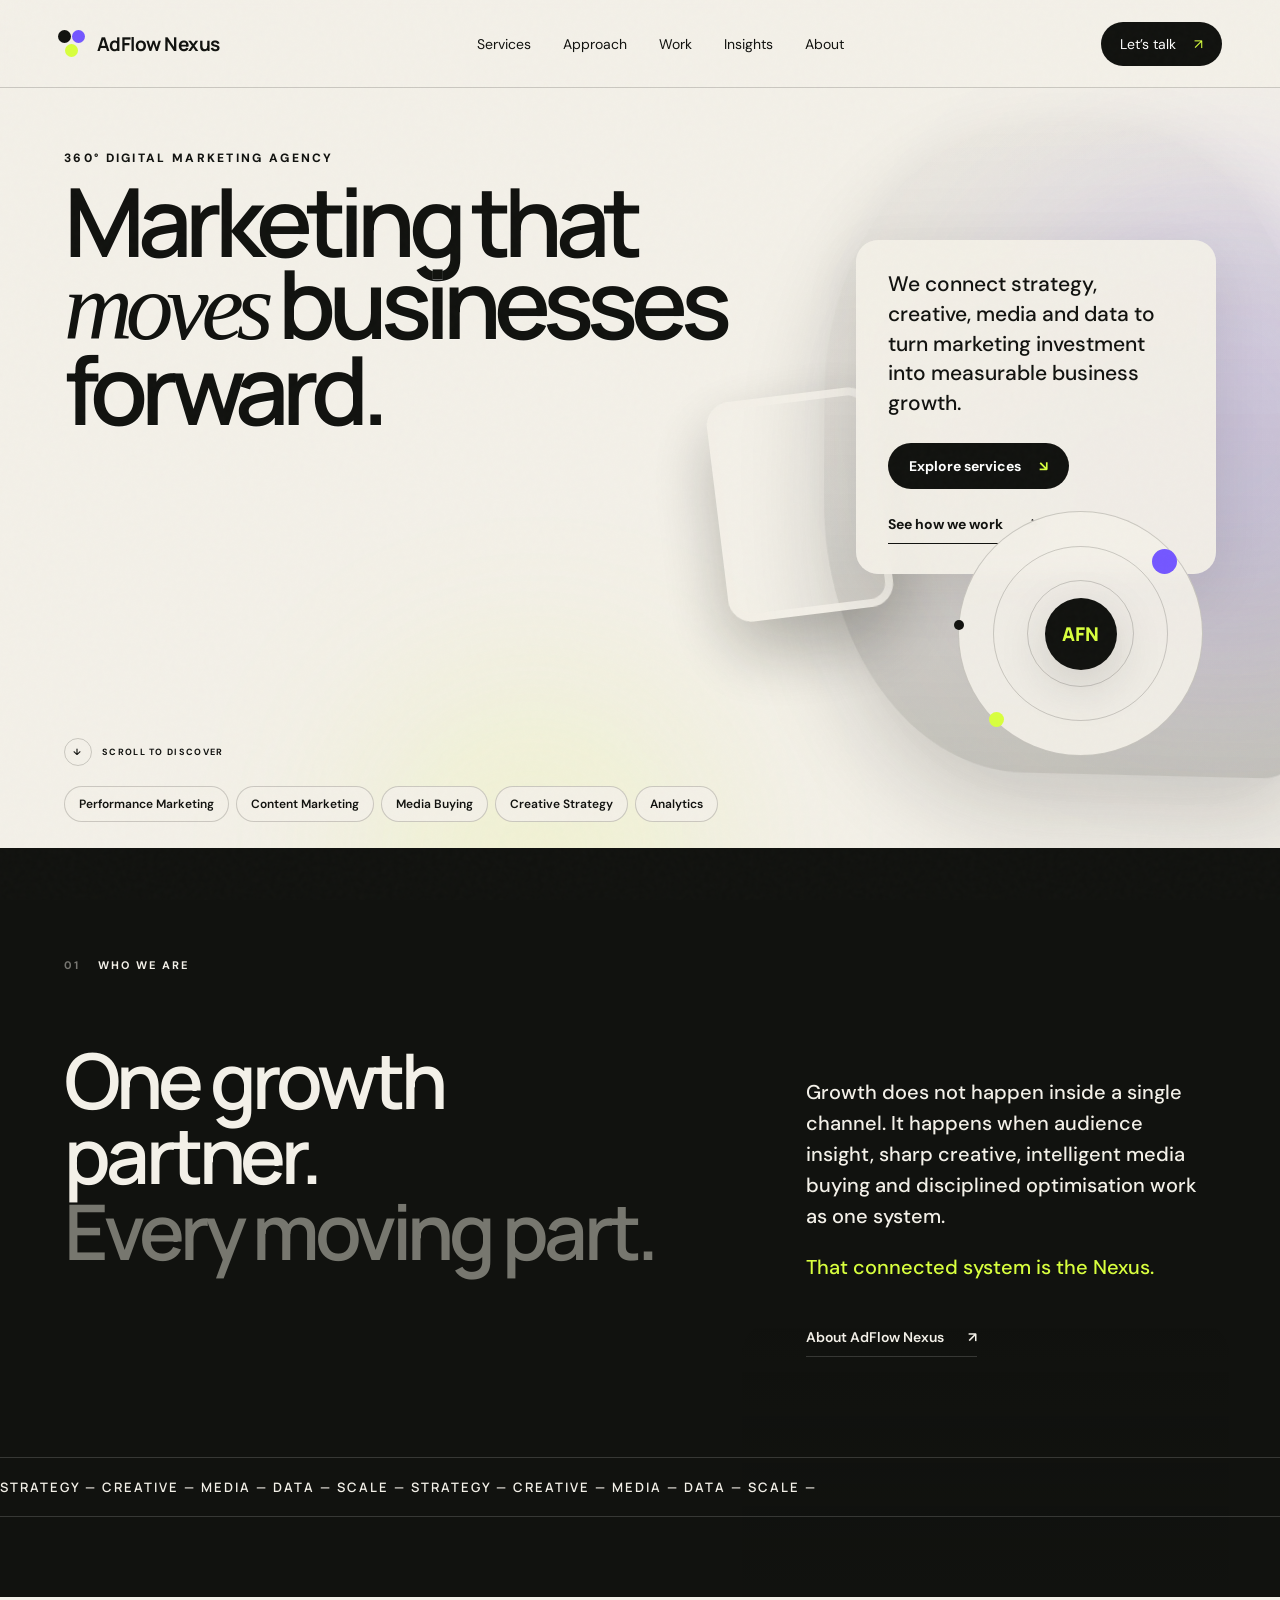
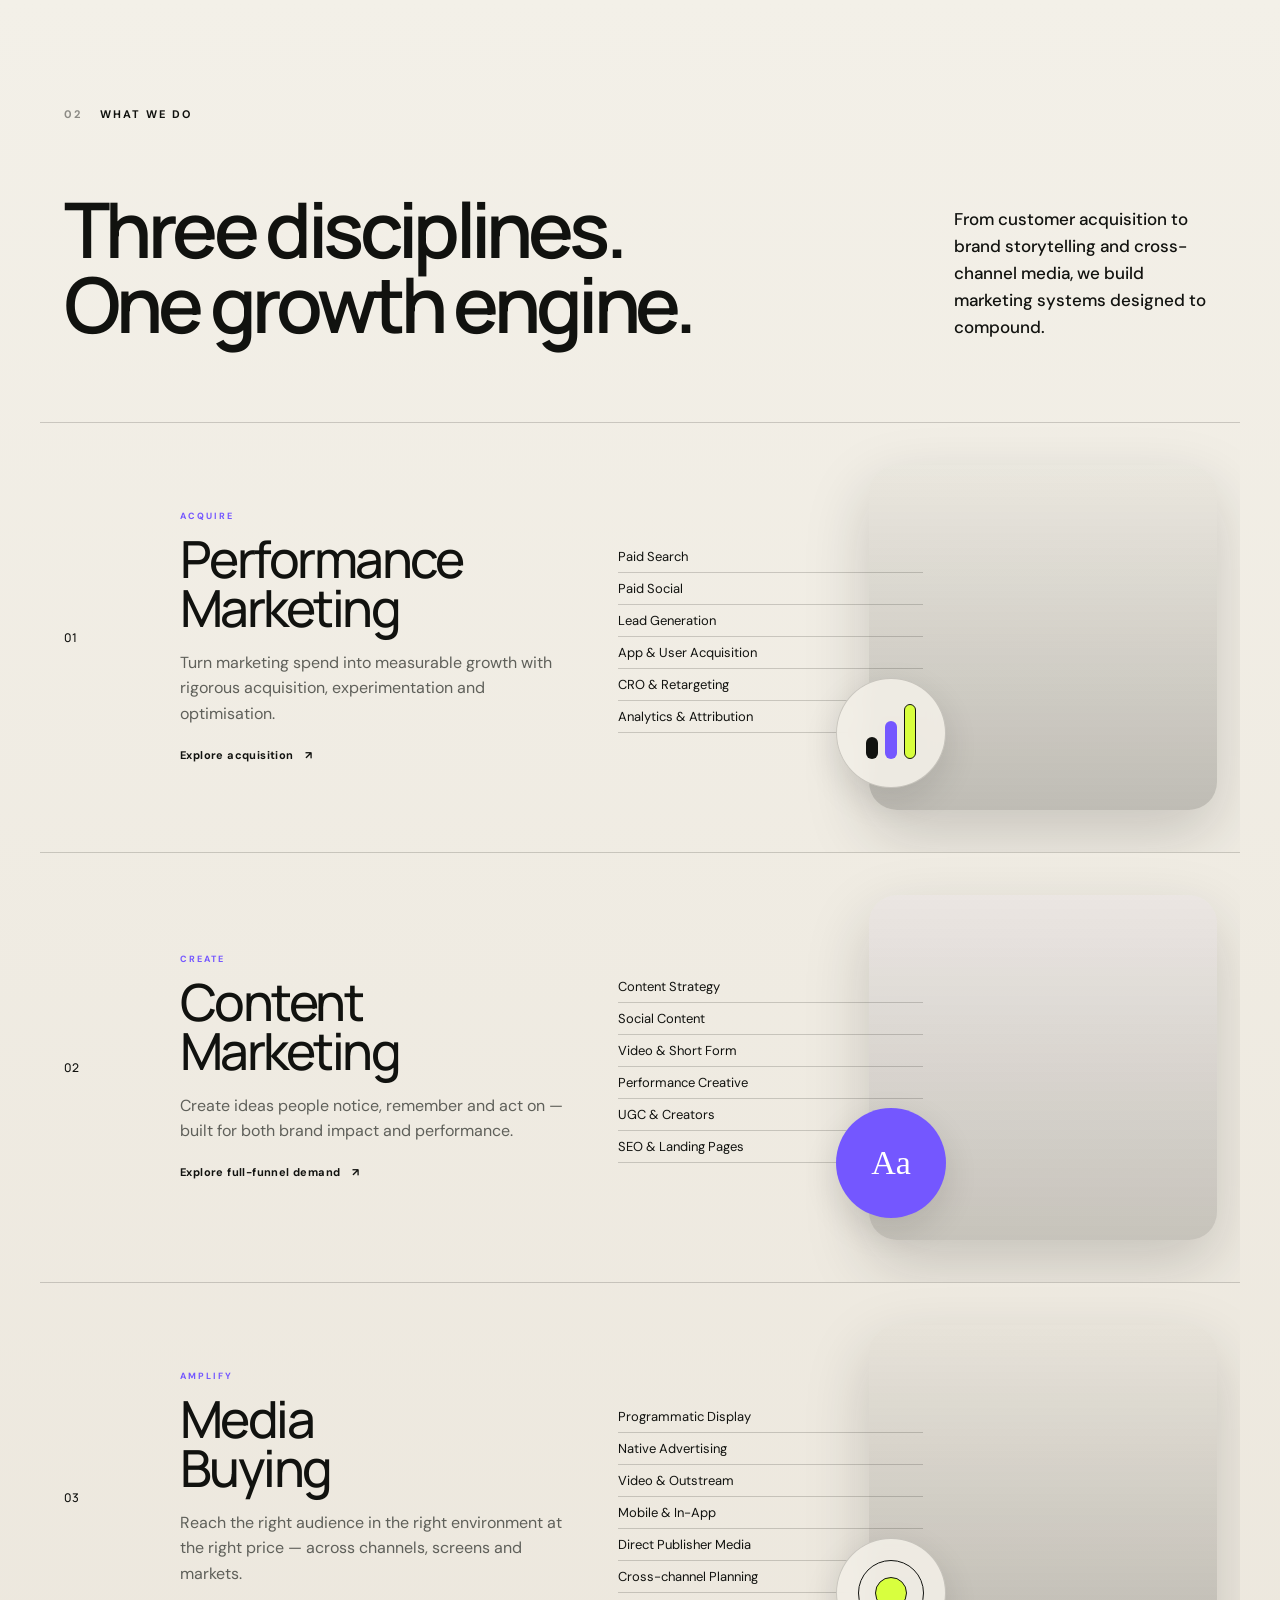
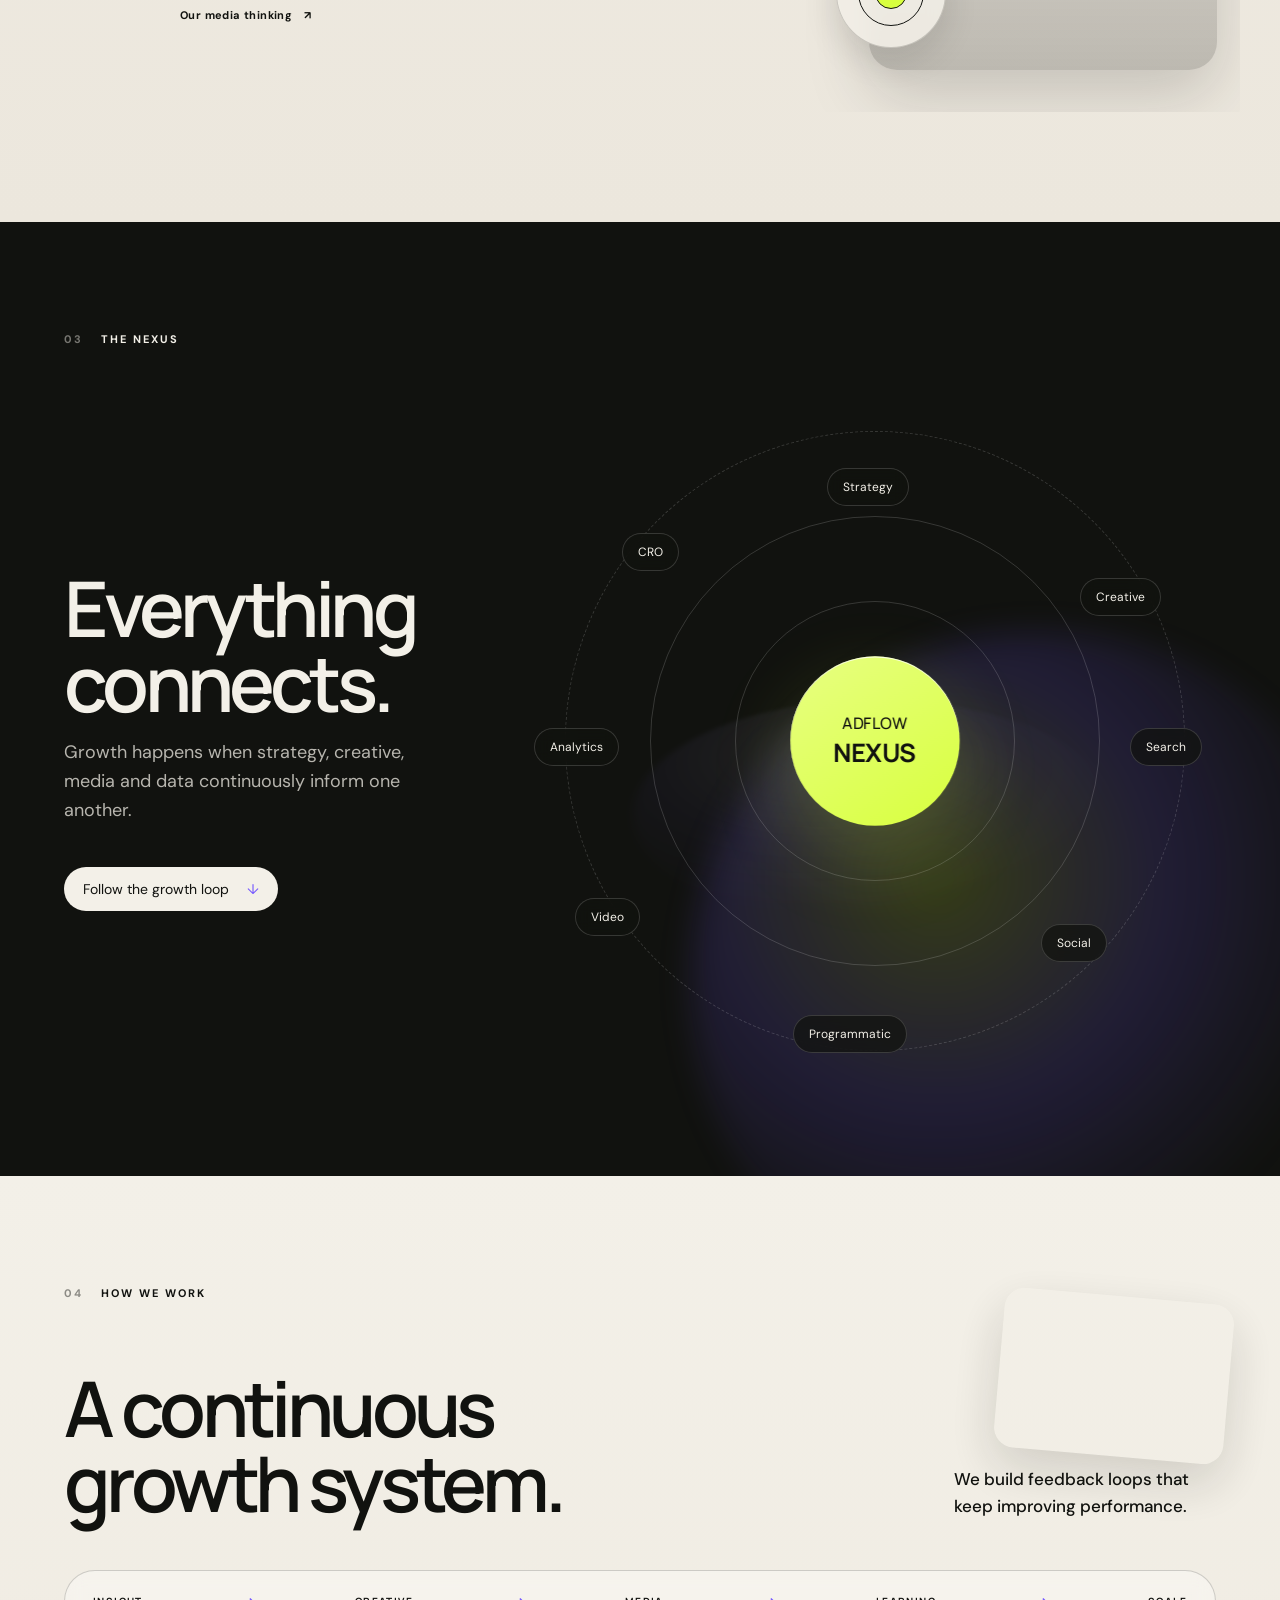
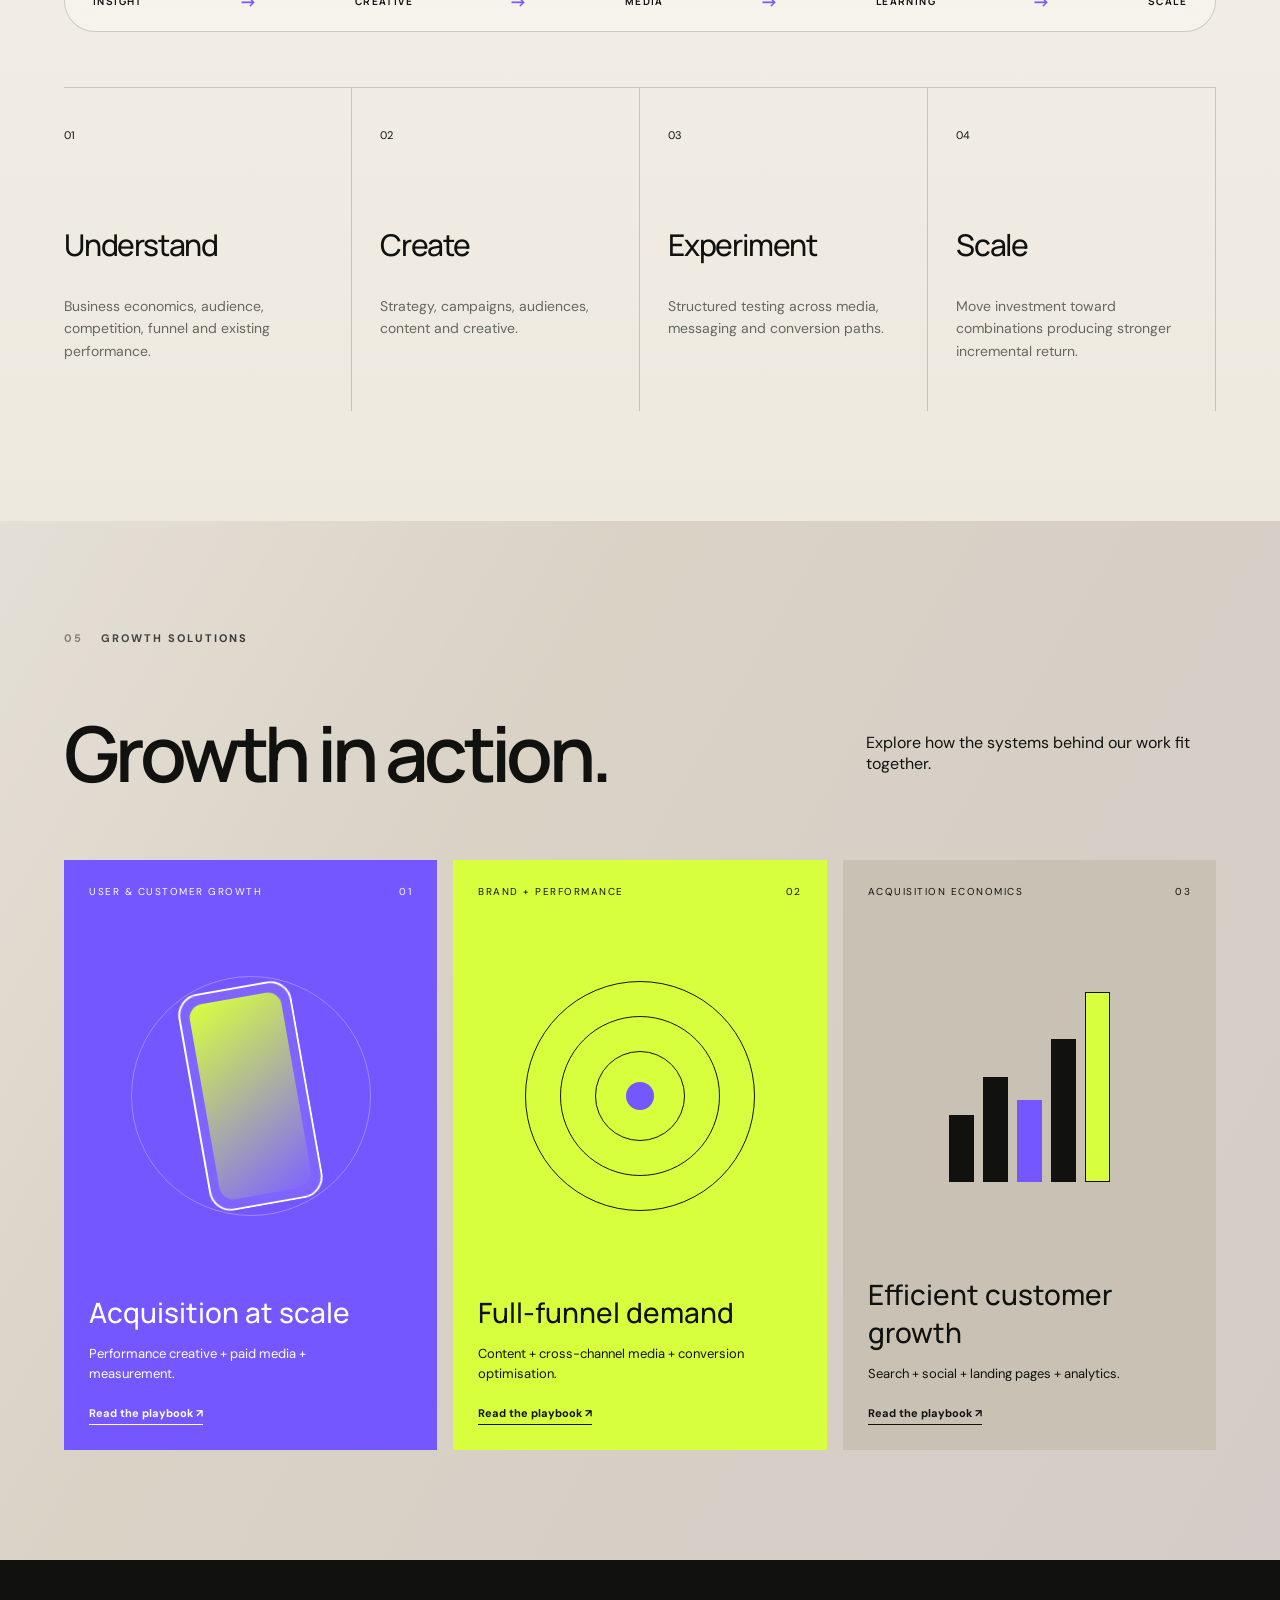
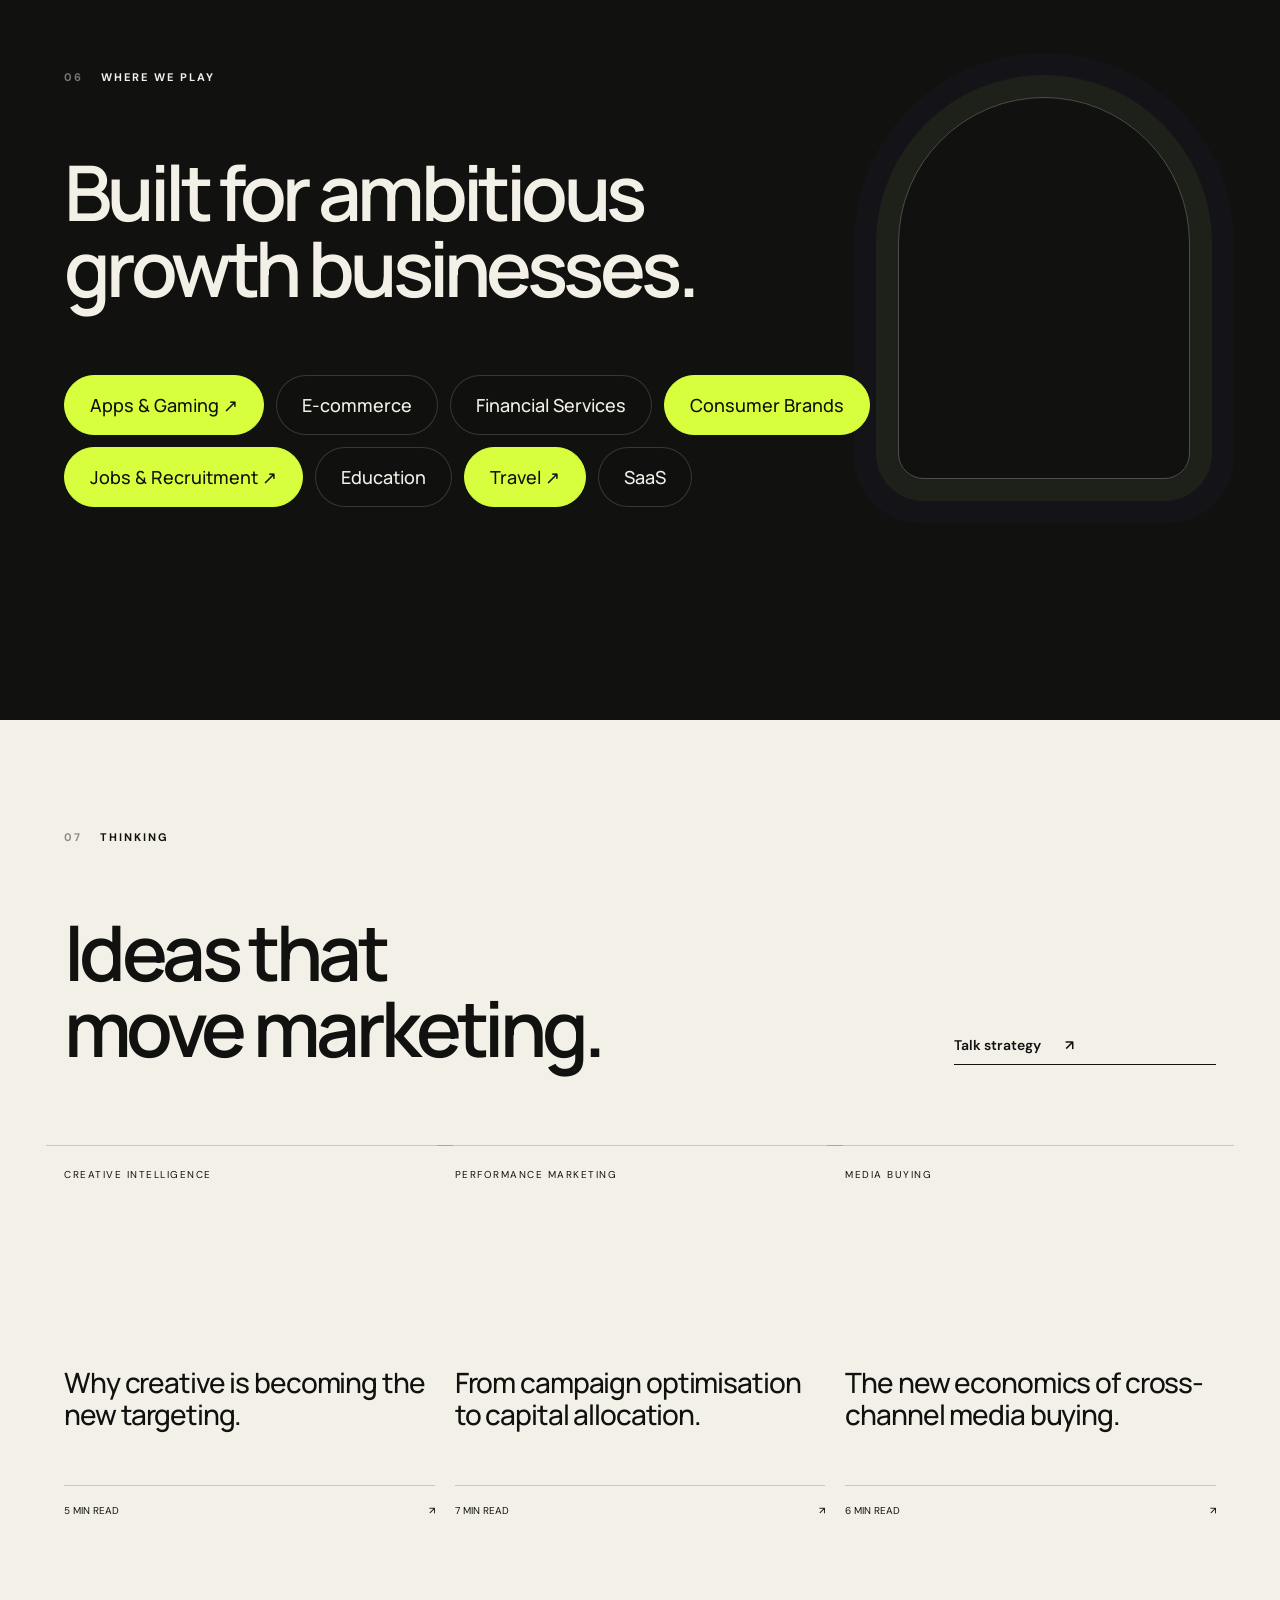
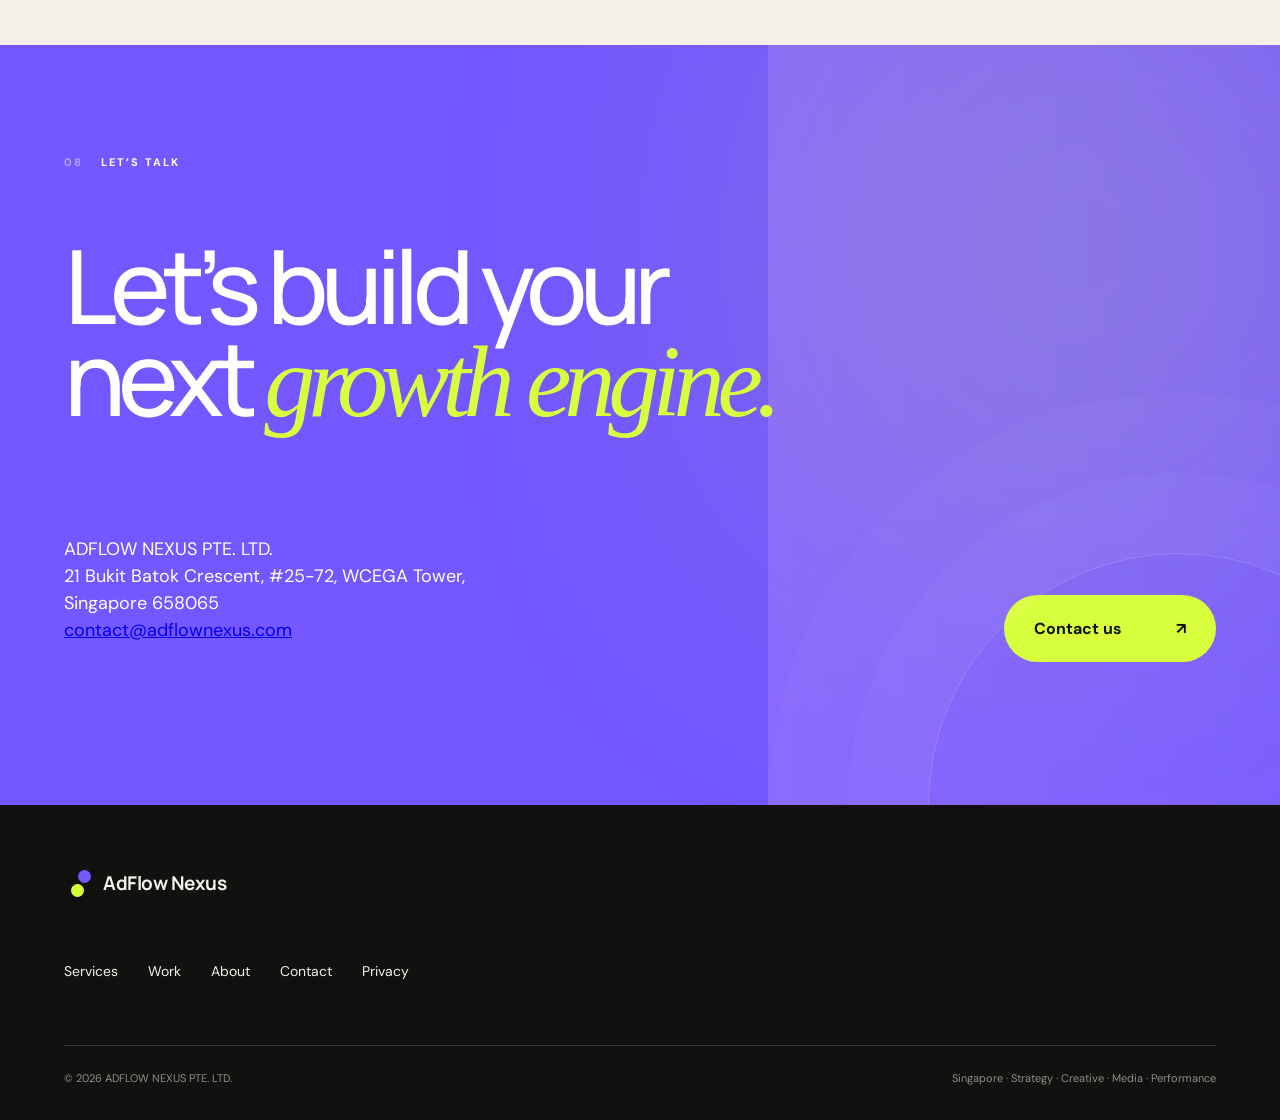
<file: index.html>
<!doctype html><html lang="en"><head><meta charset="utf-8"><meta name="viewport" content="width=device-width,initial-scale=1"><title>AdFlow Nexus — 360° Marketing Agency</title><meta name="description" content="AdFlow Nexus is a 360° digital marketing agency combining performance marketing, content marketing and media buying to create measurable growth."><link rel="preconnect" href="https://fonts.googleapis.com"><link rel="preconnect" href="https://fonts.gstatic.com" crossorigin><link href="https://fonts.googleapis.com/css2?family=DM+Sans:wght@400;500;600;700&family=Manrope:wght@400;500;600;700;800&display=swap" rel="stylesheet"><link rel="stylesheet" href="styles.css"><link rel="stylesheet" href="hero-polish.css"><link rel="stylesheet" href="link-polish.css"></head><body><div class="noise"></div><div class="cursor-glow"></div><header class="site-header"><a class="brand" href="#top"><span class="brand-mark"><i></i><i></i><i></i></span><span>AdFlow Nexus</span></a><nav class="desktop-nav"><a href="#services">Services</a><a href="#approach">Approach</a><a href="#work">Work</a><a href="#insights">Insights</a><a href="about.html">About</a></nav><a class="header-cta" href="contact.html">Let’s talk <span>↗</span></a><button class="menu-toggle"><span></span><span></span></button></header><main id="top"><section class="hero section-pad"><div class="hero-wash wash-a"></div><div class="hero-wash wash-b"></div><div class="eyebrow reveal">360° DIGITAL MARKETING AGENCY</div><div class="hero-grid"><div><h1 class="reveal">Marketing that<br><em>moves</em> businesses<br>forward.</h1></div><div class="hero-side reveal"><p>We connect strategy, creative, media and data to turn marketing investment into measurable business growth.</p><div class="hero-actions"><a class="pill-link" href="#services">Explore services <span>↘</span></a><a class="text-link" href="#work">See how we work <span>→</span></a></div></div></div><a class="hero-orbit reveal" href="#nexus"><div class="orbit-copy">STRATEGY · CREATIVE · MEDIA · PERFORMANCE ·</div><div class="orbit-center">AFN</div><span class="orb orb-a"></span><span class="orb orb-b"></span><span class="orb orb-c"></span></a><div class="hero-strip reveal"><a href="#performance">Performance Marketing</a><a href="#content">Content Marketing</a><a href="#media">Media Buying</a><a href="#nexus">Creative Strategy</a><a href="#approach">Analytics</a></div><a class="scroll-cue" href="#about"><span></span>SCROLL TO DISCOVER</a></section><section class="intro section-pad dark-section" id="about"><div class="section-kicker reveal"><span>01</span> WHO WE ARE</div><div class="intro-grid"><h2 class="reveal">One growth partner.<br><span>Every moving part.</span></h2><div class="intro-copy reveal"><p>Growth does not happen inside a single channel. It happens when audience insight, sharp creative, intelligent media buying and disciplined optimisation work as one system.</p><p>That connected system is the Nexus.</p><a class="text-link light-link" href="about.html">About AdFlow Nexus <span>↗</span></a></div></div><div class="marquee"><div>STRATEGY — CREATIVE — MEDIA — DATA — SCALE — STRATEGY — CREATIVE — MEDIA — DATA — SCALE —</div></div></section><section class="services section-pad" id="services"><div class="section-kicker reveal"><span>02</span> WHAT WE DO</div><div class="section-title-row"><h2 class="reveal">Three disciplines.<br>One growth engine.</h2><p class="reveal">From customer acquisition to brand storytelling and cross-channel media, we build marketing systems designed to compound.</p></div><article class="service-row reveal" id="performance"><div class="service-number">01</div><div class="service-main"><div class="service-label">ACQUIRE</div><h3>Performance<br>Marketing</h3><p>Turn marketing spend into measurable growth with rigorous acquisition, experimentation and optimisation.</p><a class="service-link" href="solution-acquisition-scale.html">Explore acquisition <span>↗</span></a></div><ul><li>Paid Search</li><li>Paid Social</li><li>Lead Generation</li><li>App & User Acquisition</li><li>CRO & Retargeting</li><li>Analytics & Attribution</li></ul><div class="service-icon icon-performance"><span></span><span></span><span></span></div></article><article class="service-row reveal" id="content"><div class="service-number">02</div><div class="service-main"><div class="service-label">CREATE</div><h3>Content<br>Marketing</h3><p>Create ideas people notice, remember and act on — built for both brand impact and performance.</p><a class="service-link" href="solution-full-funnel.html">Explore full-funnel demand <span>↗</span></a></div><ul><li>Content Strategy</li><li>Social Content</li><li>Video & Short Form</li><li>Performance Creative</li><li>UGC & Creators</li><li>SEO & Landing Pages</li></ul><div class="service-icon icon-content"><span>Aa</span></div></article><article class="service-row reveal" id="media"><div class="service-number">03</div><div class="service-main"><div class="service-label">AMPLIFY</div><h3>Media<br>Buying</h3><p>Reach the right audience in the right environment at the right price — across channels, screens and markets.</p><a class="service-link" href="article-media-economics.html">Our media thinking <span>↗</span></a></div><ul><li>Programmatic Display</li><li>Native Advertising</li><li>Video & Outstream</li><li>Mobile & In-App</li><li>Direct Publisher Media</li><li>Cross-channel Planning</li></ul><div class="service-icon icon-media"><span></span><span></span></div></article></section><section class="nexus section-pad dark-section" id="nexus"><div class="section-kicker reveal"><span>03</span> THE NEXUS</div><div class="nexus-grid"><div class="nexus-copy reveal"><h2>Everything<br>connects.</h2><p>Growth happens when strategy, creative, media and data continuously inform one another.</p><a class="pill-link light-pill" href="#approach">Follow the growth loop <span>↓</span></a></div><div class="nexus-map reveal"><div class="ring ring-one"></div><div class="ring ring-two"></div><div class="ring ring-three"></div><div class="nexus-core">ADFLOW<br><strong>NEXUS</strong></div><span class="node n1">Strategy</span><span class="node n2">Creative</span><span class="node n3">Search</span><span class="node n4">Social</span><span class="node n5">Programmatic</span><span class="node n6">Video</span><span class="node n7">Analytics</span><span class="node n8">CRO</span></div></div></section><section class="approach section-pad" id="approach"><div class="section-kicker reveal"><span>04</span> HOW WE WORK</div><div class="section-title-row"><h2 class="reveal">A continuous<br>growth system.</h2><p class="reveal">We build feedback loops that keep improving performance.</p></div><div class="flow-line reveal"><span>INSIGHT</span><i>→</i><span>CREATIVE</span><i>→</i><span>MEDIA</span><i>→</i><span>LEARNING</span><i>→</i><span>SCALE</span></div><div class="steps"><div class="step reveal"><span>01</span><h3>Understand</h3><p>Business economics, audience, competition, funnel and existing performance.</p></div><div class="step reveal"><span>02</span><h3>Create</h3><p>Strategy, campaigns, audiences, content and creative.</p></div><div class="step reveal"><span>03</span><h3>Experiment</h3><p>Structured testing across media, messaging and conversion paths.</p></div><div class="step reveal"><span>04</span><h3>Scale</h3><p>Move investment toward combinations producing stronger incremental return.</p></div></div></section><section class="work section-pad" id="work"><div class="section-kicker reveal"><span>05</span> GROWTH SOLUTIONS</div><div class="work-head"><h2 class="reveal">Growth in action.</h2><p class="reveal">Explore how the systems behind our work fit together.</p></div><div class="case-grid"><article class="case-card case-a reveal"><div class="case-top"><span>USER & CUSTOMER GROWTH</span><span>01</span></div><div class="case-visual"><div class="phone"><div></div></div><div class="pulse"></div></div><div class="case-bottom"><h3>Acquisition at scale</h3><p>Performance creative + paid media + measurement.</p><a href="solution-acquisition-scale.html">Read the playbook ↗</a></div></article><article class="case-card case-b reveal"><div class="case-top"><span>BRAND + PERFORMANCE</span><span>02</span></div><div class="case-visual"><div class="target"><i></i><i></i><i></i><b></b></div></div><div class="case-bottom"><h3>Full-funnel demand</h3><p>Content + cross-channel media + conversion optimisation.</p><a href="solution-full-funnel.html">Read the playbook ↗</a></div></article><article class="case-card case-c reveal"><div class="case-top"><span>ACQUISITION ECONOMICS</span><span>03</span></div><div class="case-visual"><div class="bars"><i></i><i></i><i></i><i></i><i></i></div></div><div class="case-bottom"><h3>Efficient customer growth</h3><p>Search + social + landing pages + analytics.</p><a href="solution-efficient-growth.html">Read the playbook ↗</a></div></article></div></section><section class="industries section-pad dark-section"><div class="section-kicker reveal"><span>06</span> WHERE WE PLAY</div><h2 class="reveal">Built for ambitious<br>growth businesses.</h2><div class="industry-list reveal"><a href="industry-apps-gaming.html"><span>Apps & Gaming ↗</span></a><span>E-commerce</span><span>Financial Services</span><span>Consumer Brands</span><a href="industry-jobs.html"><span>Jobs & Recruitment ↗</span></a><span>Education</span><a href="industry-travel.html"><span>Travel ↗</span></a><span>SaaS</span></div></section><section class="insights section-pad" id="insights"><div class="section-kicker reveal"><span>07</span> THINKING</div><div class="section-title-row"><h2 class="reveal">Ideas that<br>move marketing.</h2><a class="text-link reveal" href="contact.html">Talk strategy <span>↗</span></a></div><div class="article-grid"><a class="article-card reveal" href="article-creative-targeting.html"><span>CREATIVE INTELLIGENCE</span><h3>Why creative is becoming the new targeting.</h3><div class="article-meta">5 MIN READ <b>↗</b></div></a><a class="article-card reveal" href="article-capital-allocation.html"><span>PERFORMANCE MARKETING</span><h3>From campaign optimisation to capital allocation.</h3><div class="article-meta">7 MIN READ <b>↗</b></div></a><a class="article-card reveal" href="article-media-economics.html"><span>MEDIA BUYING</span><h3>The new economics of cross-channel media buying.</h3><div class="article-meta">6 MIN READ <b>↗</b></div></a></div></section><section class="contact section-pad" id="contact"><div class="contact-glow"></div><div class="section-kicker reveal"><span>08</span> LET’S TALK</div><h2 class="reveal">Let’s build your<br>next <em>growth engine.</em></h2><div class="contact-foot reveal"><p>ADFLOW NEXUS PTE. LTD.<br>21 Bukit Batok Crescent, #25-72, WCEGA Tower, Singapore 658065<br><a href="mailto:contact@adflownexus.com">contact@adflownexus.com</a></p><a class="big-cta" href="contact.html">Contact us <span>↗</span></a></div></section></main><footer><a class="brand" href="#top"><span class="brand-mark"><i></i><i></i><i></i></span><span>AdFlow Nexus</span></a><div class="footer-links"><a href="#services">Services</a><a href="#work">Work</a><a href="about.html">About</a><a href="contact.html">Contact</a><a href="privacy-policy.html">Privacy</a></div><div class="footer-bottom"><span>© <span id="year"></span> ADFLOW NEXUS PTE. LTD.</span><span>Singapore · Strategy · Creative · Media · Performance</span></div></footer><script src="script.js"></script></body></html>
</file>
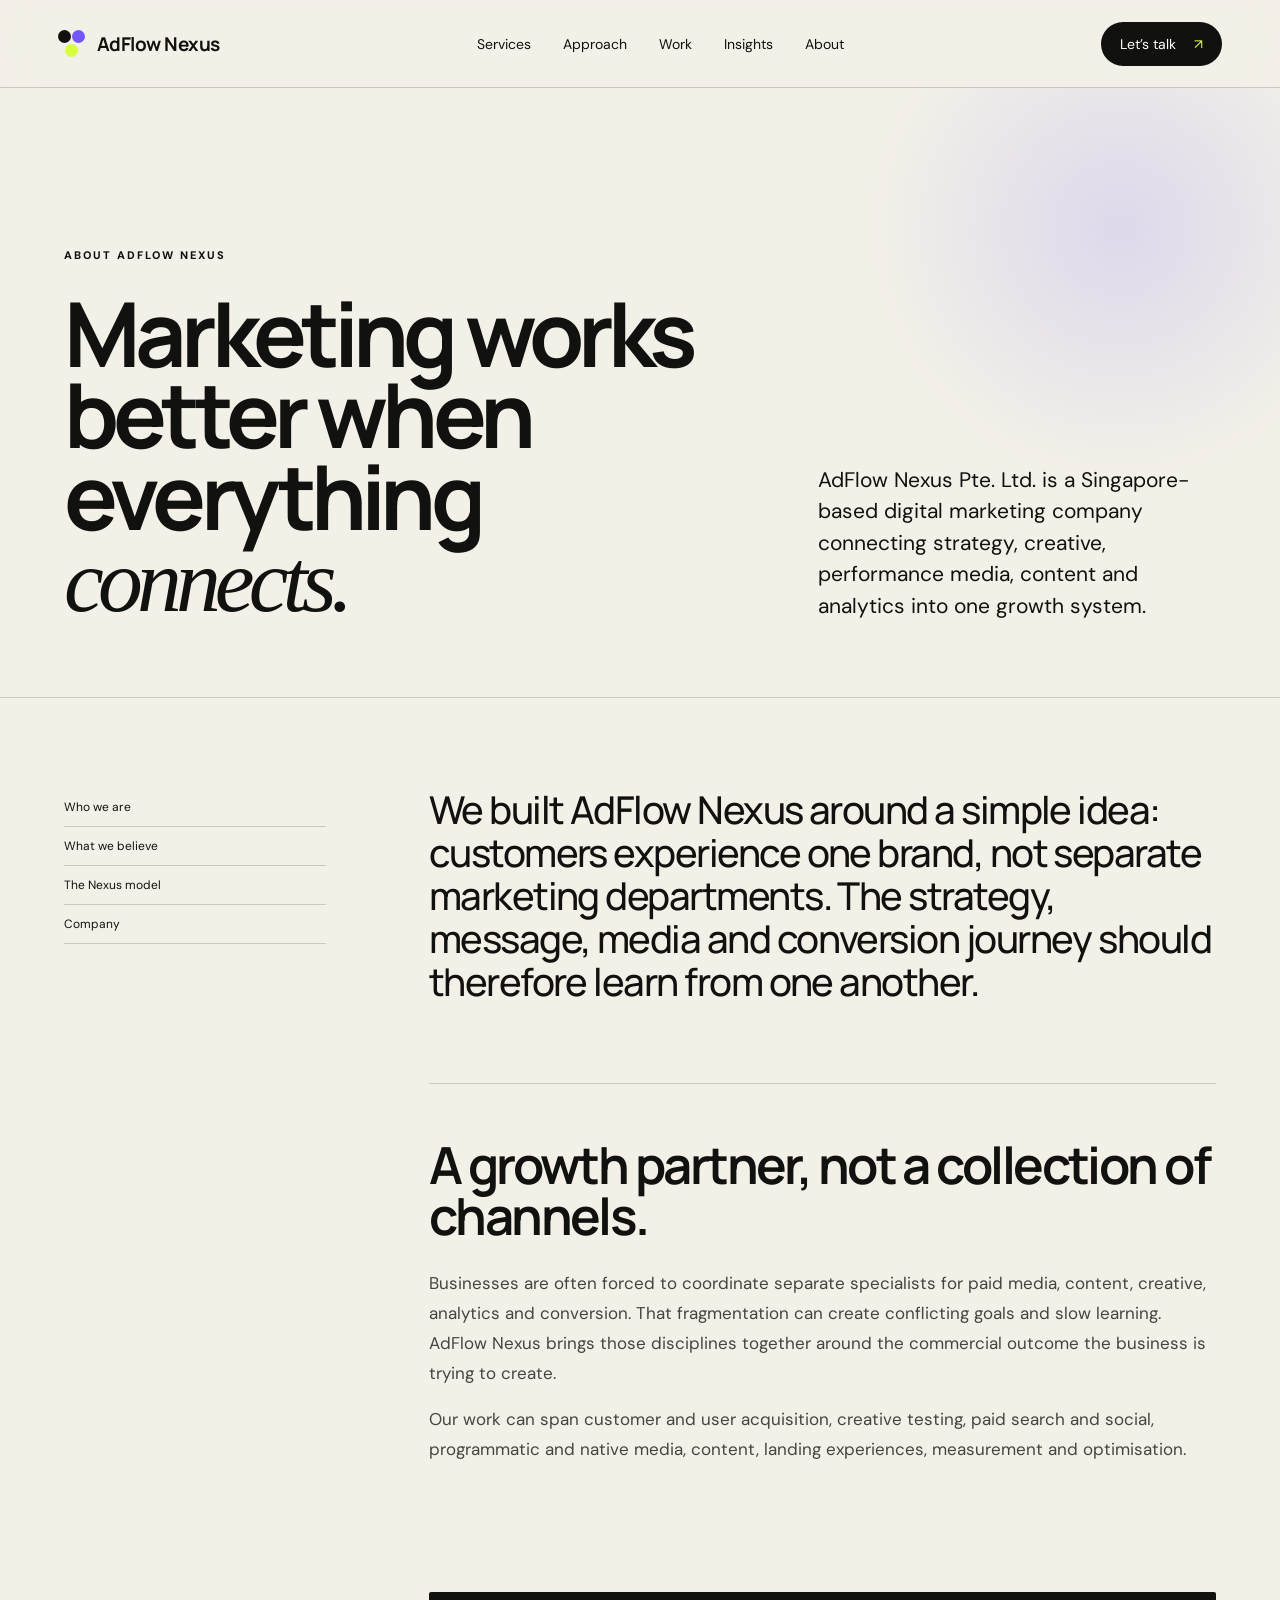
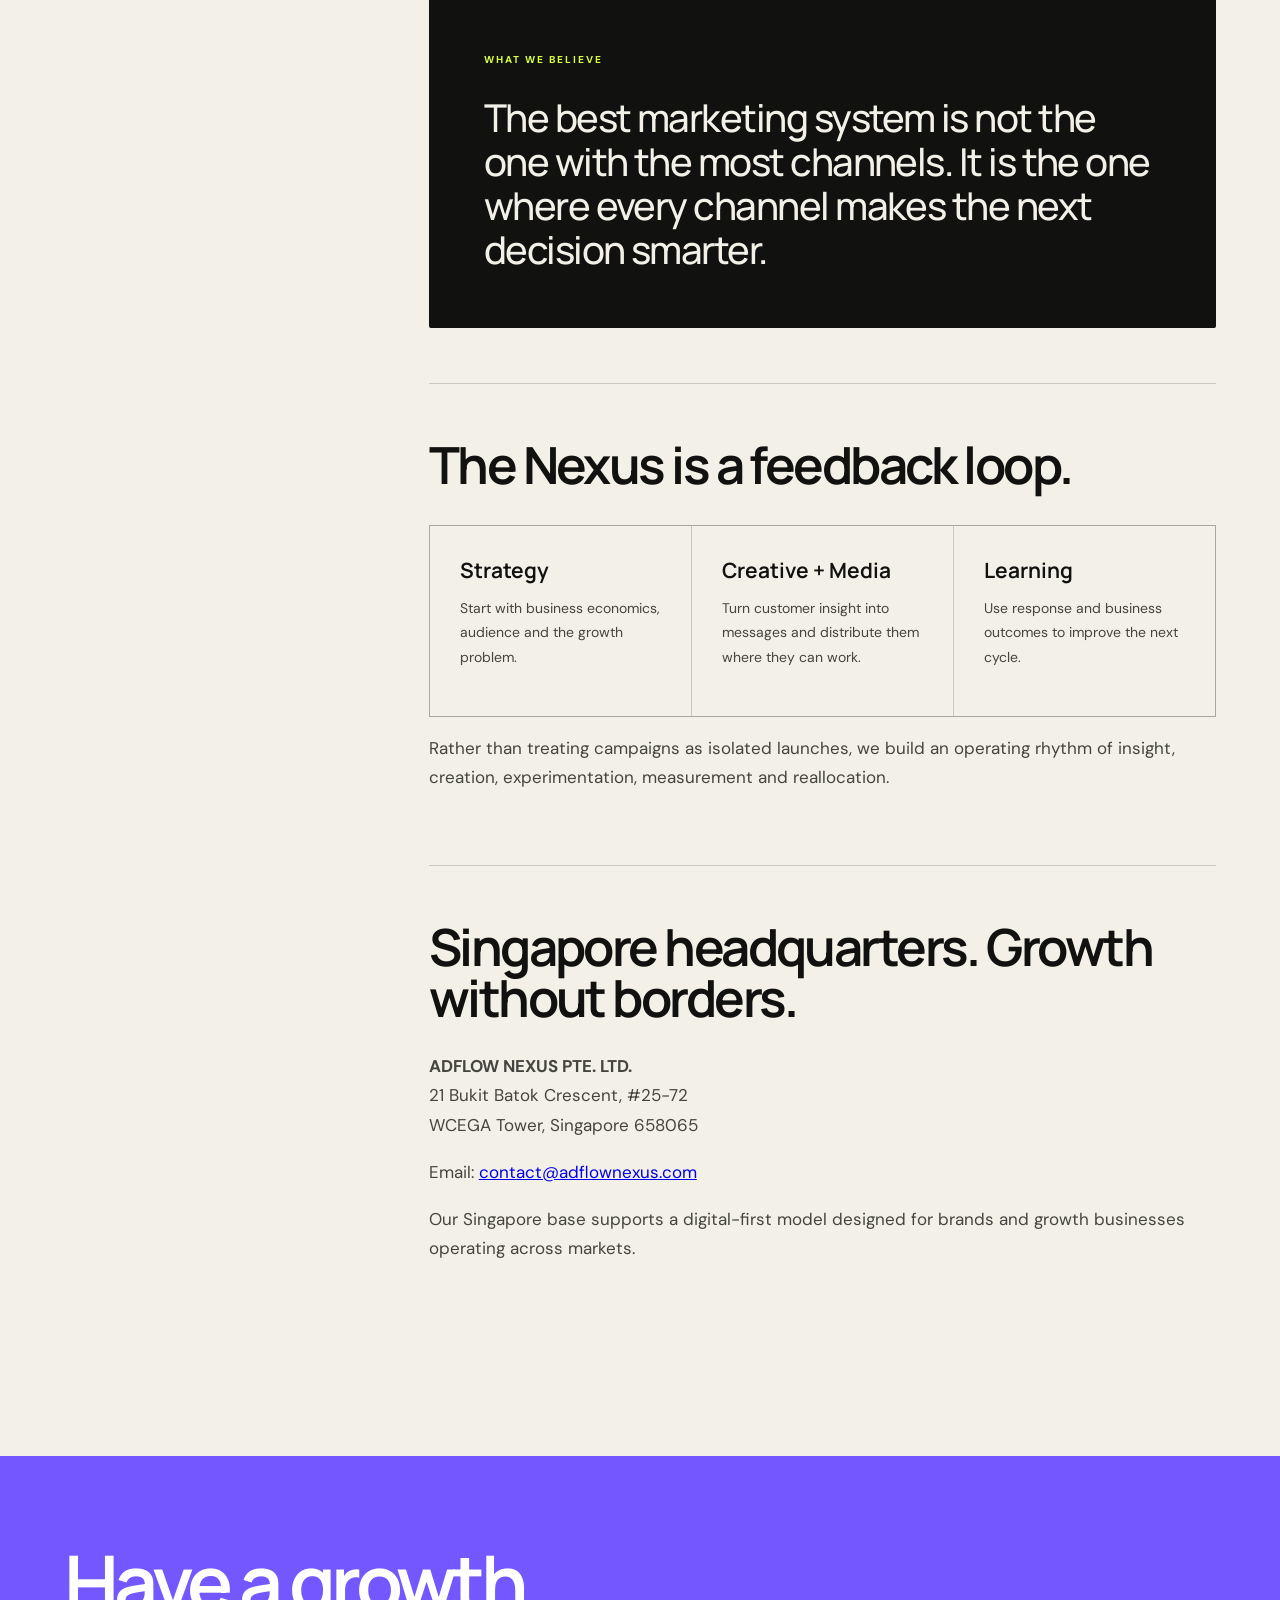
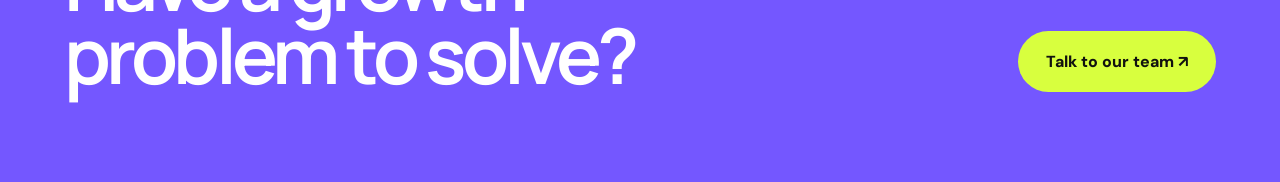
<file: about.html>
<!doctype html><html lang="en"><head><meta charset="utf-8"><meta name="viewport" content="width=device-width,initial-scale=1"><title>About AdFlow Nexus</title><meta name="description" content="About AdFlow Nexus Pte. Ltd., a Singapore digital marketing agency connecting strategy, creative, media and data."><link rel="preconnect" href="https://fonts.googleapis.com"><link rel="preconnect" href="https://fonts.gstatic.com" crossorigin><link href="https://fonts.googleapis.com/css2?family=DM+Sans:wght@400;500;600;700&family=Manrope:wght@400;500;600;700;800&display=swap" rel="stylesheet"><link rel="stylesheet" href="styles.css"><link rel="stylesheet" href="content.css"></head><body class="content-page"><header class="site-header"><a class="brand" href="/"><span class="brand-mark"><i></i><i></i><i></i></span><span>AdFlow Nexus</span></a><nav class="desktop-nav"><a href="/#services">Services</a><a href="/#approach">Approach</a><a href="/#work">Work</a><a href="/#insights">Insights</a><a href="about.html">About</a></nav><a class="header-cta" href="contact.html">Let’s talk <span>↗</span></a></header><main><section class="content-hero"><div><div class="content-type">ABOUT ADFLOW NEXUS</div><h1>Marketing works better when everything <em>connects.</em></h1></div><div class="content-deck">AdFlow Nexus Pte. Ltd. is a Singapore-based digital marketing company connecting strategy, creative, performance media, content and analytics into one growth system.</div></section><section class="story"><aside class="story-nav"><a href="#who">Who we are</a><a href="#belief">What we believe</a><a href="#model">The Nexus model</a><a href="#company">Company</a></aside><article class="story-body"><p class="lead">We built AdFlow Nexus around a simple idea: customers experience one brand, not separate marketing departments. The strategy, message, media and conversion journey should therefore learn from one another.</p><div class="story-block" id="who"><h2>A growth partner, not a collection of channels.</h2><p>Businesses are often forced to coordinate separate specialists for paid media, content, creative, analytics and conversion. That fragmentation can create conflicting goals and slow learning. AdFlow Nexus brings those disciplines together around the commercial outcome the business is trying to create.</p><p>Our work can span customer and user acquisition, creative testing, paid search and social, programmatic and native media, content, landing experiences, measurement and optimisation.</p></div><div class="idea-panel" id="belief"><span>WHAT WE BELIEVE</span><p>The best marketing system is not the one with the most channels. It is the one where every channel makes the next decision smarter.</p></div><div class="story-block" id="model"><h2>The Nexus is a feedback loop.</h2><div class="framework"><div><b>Strategy</b><p>Start with business economics, audience and the growth problem.</p></div><div><b>Creative + Media</b><p>Turn customer insight into messages and distribute them where they can work.</p></div><div><b>Learning</b><p>Use response and business outcomes to improve the next cycle.</p></div></div><p>Rather than treating campaigns as isolated launches, we build an operating rhythm of insight, creation, experimentation, measurement and reallocation.</p></div><div class="story-block" id="company"><h2>Singapore headquarters. Growth without borders.</h2><p><strong>ADFLOW NEXUS PTE. LTD.</strong><br>21 Bukit Batok Crescent, #25-72<br>WCEGA Tower, Singapore 658065</p><p>Email: <a href="mailto:contact@adflownexus.com">contact@adflownexus.com</a></p><p>Our Singapore base supports a digital-first model designed for brands and growth businesses operating across markets.</p></div></article></section><section class="content-cta"><h2>Have a growth<br>problem to solve?</h2><a href="contact.html">Talk to our team ↗</a></section></main></body></html>
</file>
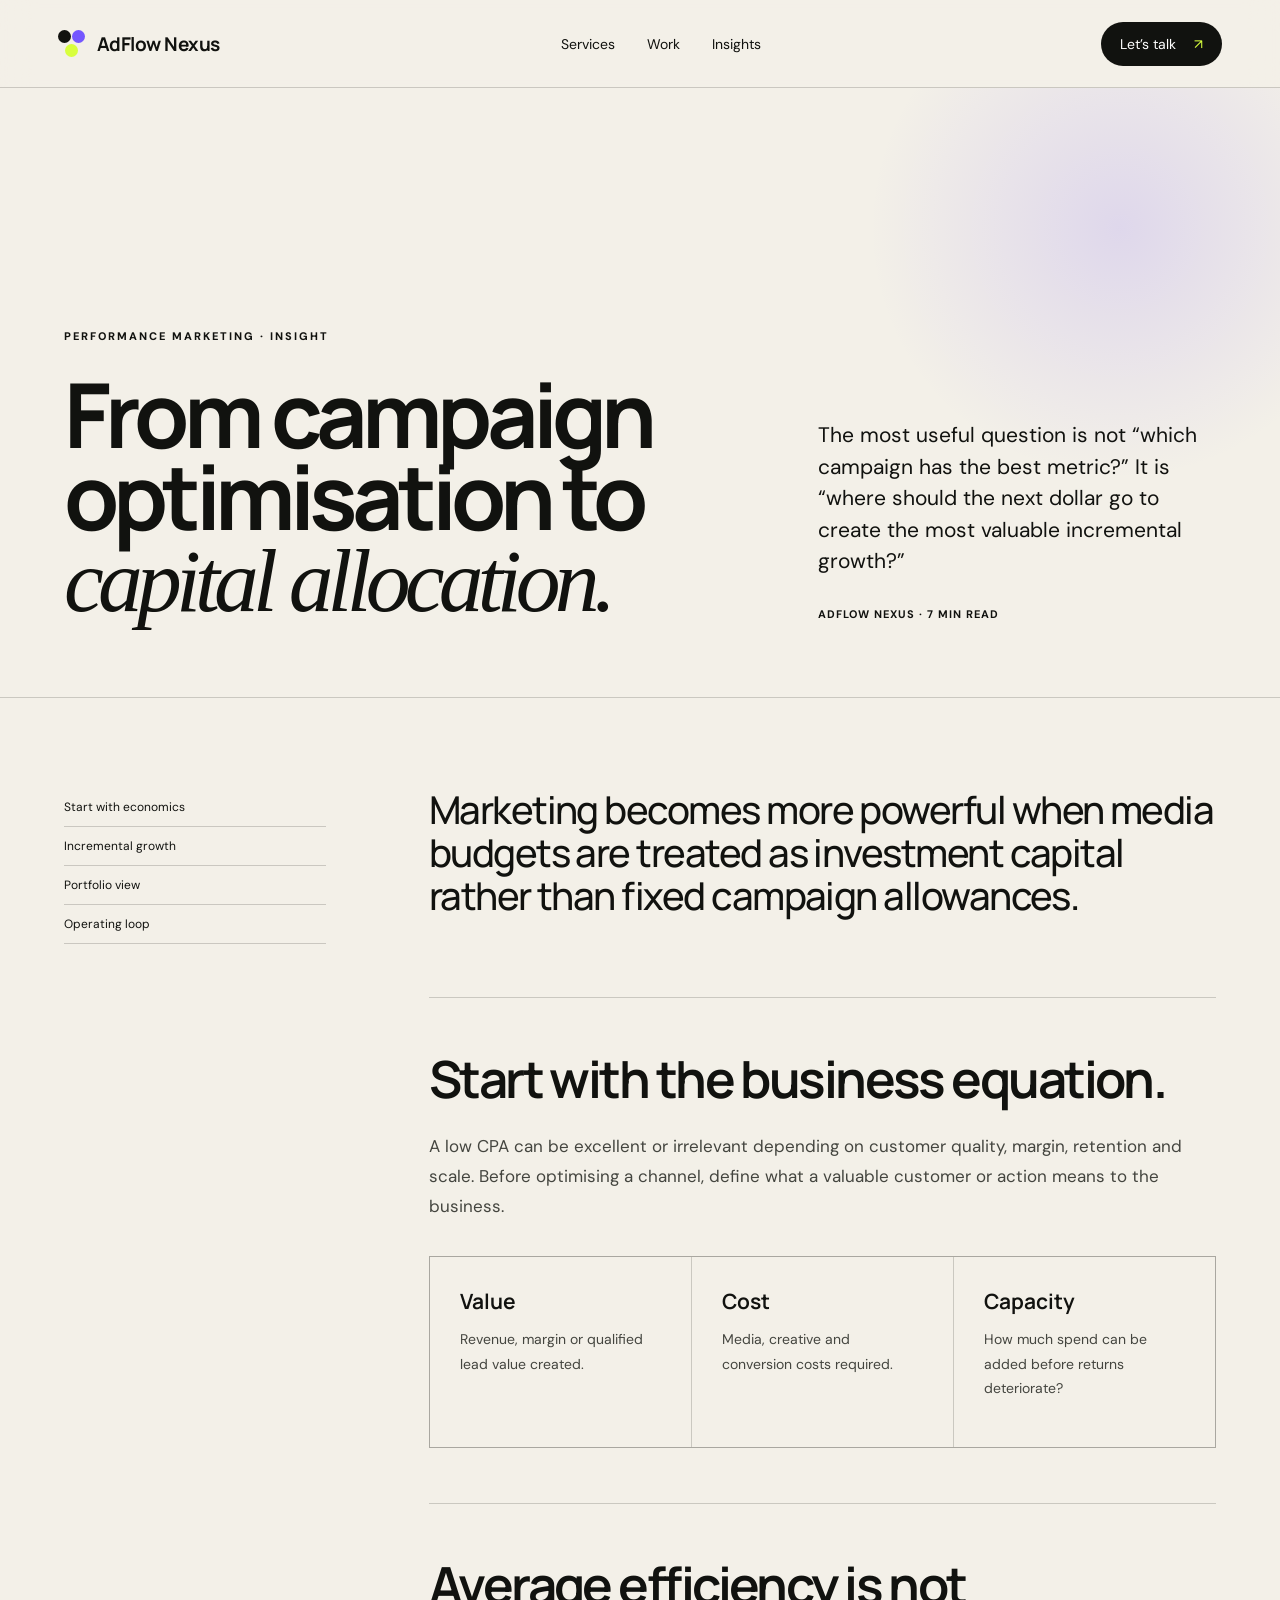
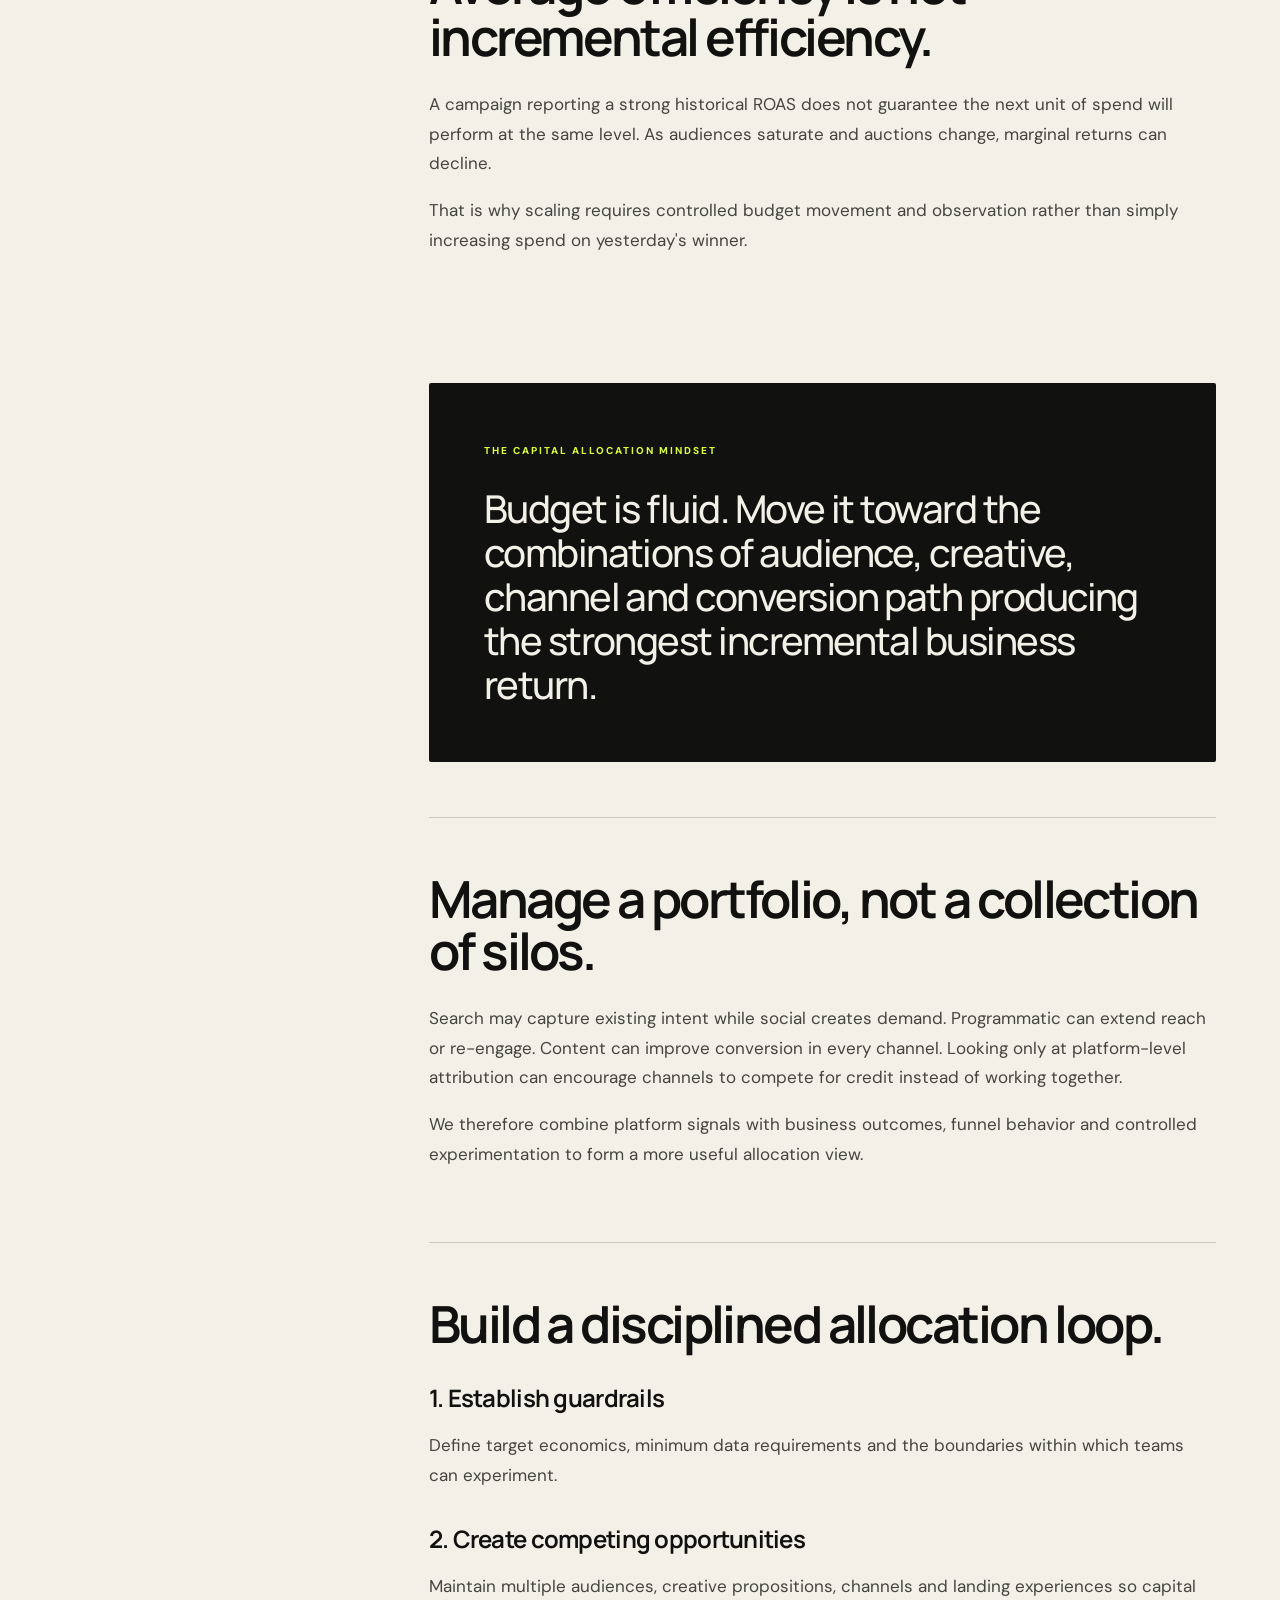
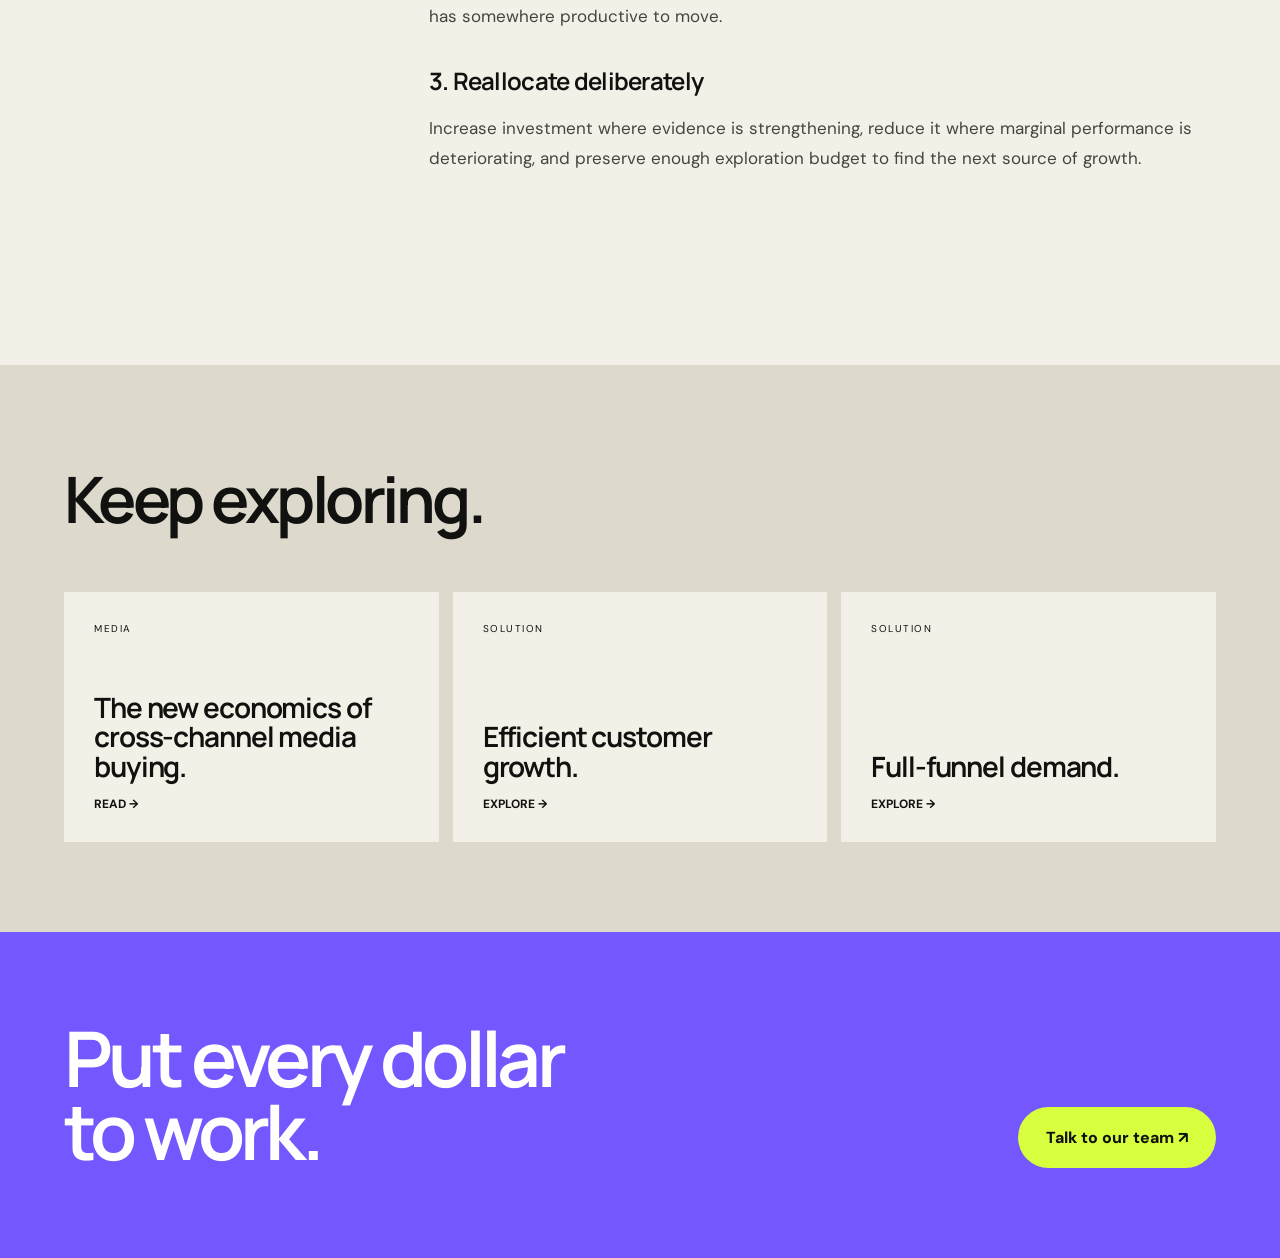
<file: article-capital-allocation.html>
<!doctype html><html lang="en"><head><meta charset="utf-8"><meta name="viewport" content="width=device-width,initial-scale=1"><title>From campaign optimisation to capital allocation — AdFlow Nexus</title><link rel="preconnect" href="https://fonts.googleapis.com"><link rel="preconnect" href="https://fonts.gstatic.com" crossorigin><link href="https://fonts.googleapis.com/css2?family=DM+Sans:wght@400;500;600;700&family=Manrope:wght@400;500;600;700;800&display=swap" rel="stylesheet"><link rel="stylesheet" href="styles.css"><link rel="stylesheet" href="content.css"></head><body class="content-page"><header class="site-header"><a class="brand" href="/"><span class="brand-mark"><i></i><i></i><i></i></span><span>AdFlow Nexus</span></a><nav class="desktop-nav"><a href="/#services">Services</a><a href="/#work">Work</a><a href="/#insights">Insights</a></nav><a class="header-cta" href="/#contact">Let’s talk <span>↗</span></a></header><main><section class="content-hero"><div><div class="content-type">PERFORMANCE MARKETING · INSIGHT</div><h1>From campaign optimisation to <em>capital allocation.</em></h1></div><div class="content-deck">The most useful question is not “which campaign has the best metric?” It is “where should the next dollar go to create the most valuable incremental growth?”<div class="content-meta">ADFLOW NEXUS · 7 MIN READ</div></div></section><section class="story"><aside class="story-nav"><a href="#economics">Start with economics</a><a href="#incremental">Incremental growth</a><a href="#portfolio">Portfolio view</a><a href="#loop">Operating loop</a></aside><article class="story-body"><p class="lead">Marketing becomes more powerful when media budgets are treated as investment capital rather than fixed campaign allowances.</p><div class="story-block" id="economics"><h2>Start with the business equation.</h2><p>A low CPA can be excellent or irrelevant depending on customer quality, margin, retention and scale. Before optimising a channel, define what a valuable customer or action means to the business.</p><div class="framework"><div><b>Value</b><p>Revenue, margin or qualified lead value created.</p></div><div><b>Cost</b><p>Media, creative and conversion costs required.</p></div><div><b>Capacity</b><p>How much spend can be added before returns deteriorate?</p></div></div></div><div class="story-block" id="incremental"><h2>Average efficiency is not incremental efficiency.</h2><p>A campaign reporting a strong historical ROAS does not guarantee the next unit of spend will perform at the same level. As audiences saturate and auctions change, marginal returns can decline.</p><p>That is why scaling requires controlled budget movement and observation rather than simply increasing spend on yesterday's winner.</p></div><div class="idea-panel"><span>THE CAPITAL ALLOCATION MINDSET</span><p>Budget is fluid. Move it toward the combinations of audience, creative, channel and conversion path producing the strongest incremental business return.</p></div><div class="story-block" id="portfolio"><h2>Manage a portfolio, not a collection of silos.</h2><p>Search may capture existing intent while social creates demand. Programmatic can extend reach or re-engage. Content can improve conversion in every channel. Looking only at platform-level attribution can encourage channels to compete for credit instead of working together.</p><p>We therefore combine platform signals with business outcomes, funnel behavior and controlled experimentation to form a more useful allocation view.</p></div><div class="story-block" id="loop"><h2>Build a disciplined allocation loop.</h2><h3>1. Establish guardrails</h3><p>Define target economics, minimum data requirements and the boundaries within which teams can experiment.</p><h3>2. Create competing opportunities</h3><p>Maintain multiple audiences, creative propositions, channels and landing experiences so capital has somewhere productive to move.</p><h3>3. Reallocate deliberately</h3><p>Increase investment where evidence is strengthening, reduce it where marginal performance is deteriorating, and preserve enough exploration budget to find the next source of growth.</p></div></article></section><section class="related"><h2>Keep exploring.</h2><div class="related-grid"><a class="related-card" href="article-media-economics.html"><span>MEDIA</span><h3>The new economics of cross-channel media buying.</h3><b>READ →</b></a><a class="related-card" href="solution-efficient-growth.html"><span>SOLUTION</span><h3>Efficient customer growth.</h3><b>EXPLORE →</b></a><a class="related-card" href="solution-full-funnel.html"><span>SOLUTION</span><h3>Full-funnel demand.</h3><b>EXPLORE →</b></a></div></section><section class="content-cta"><h2>Put every dollar<br>to work.</h2><a href="mailto:hello@adflownexus.com">Talk to our team ↗</a></section></main></body></html>
</file>
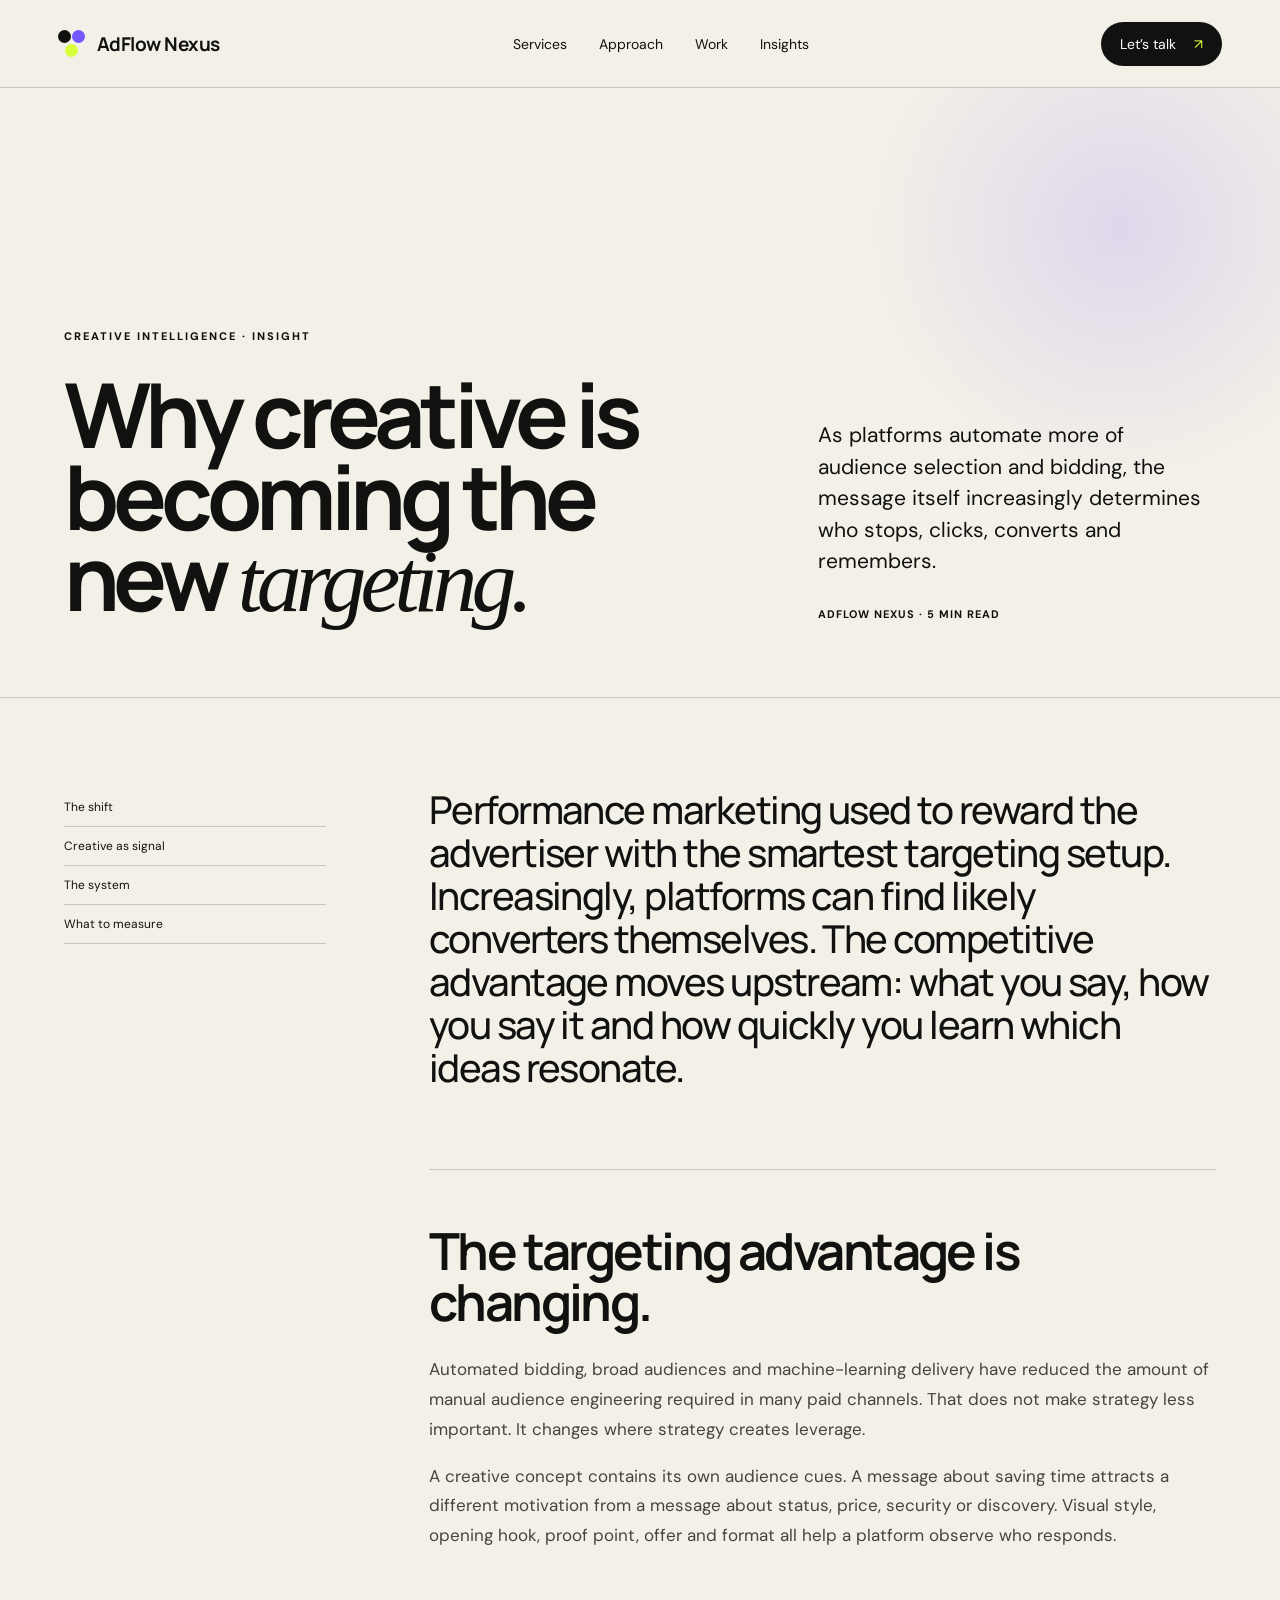
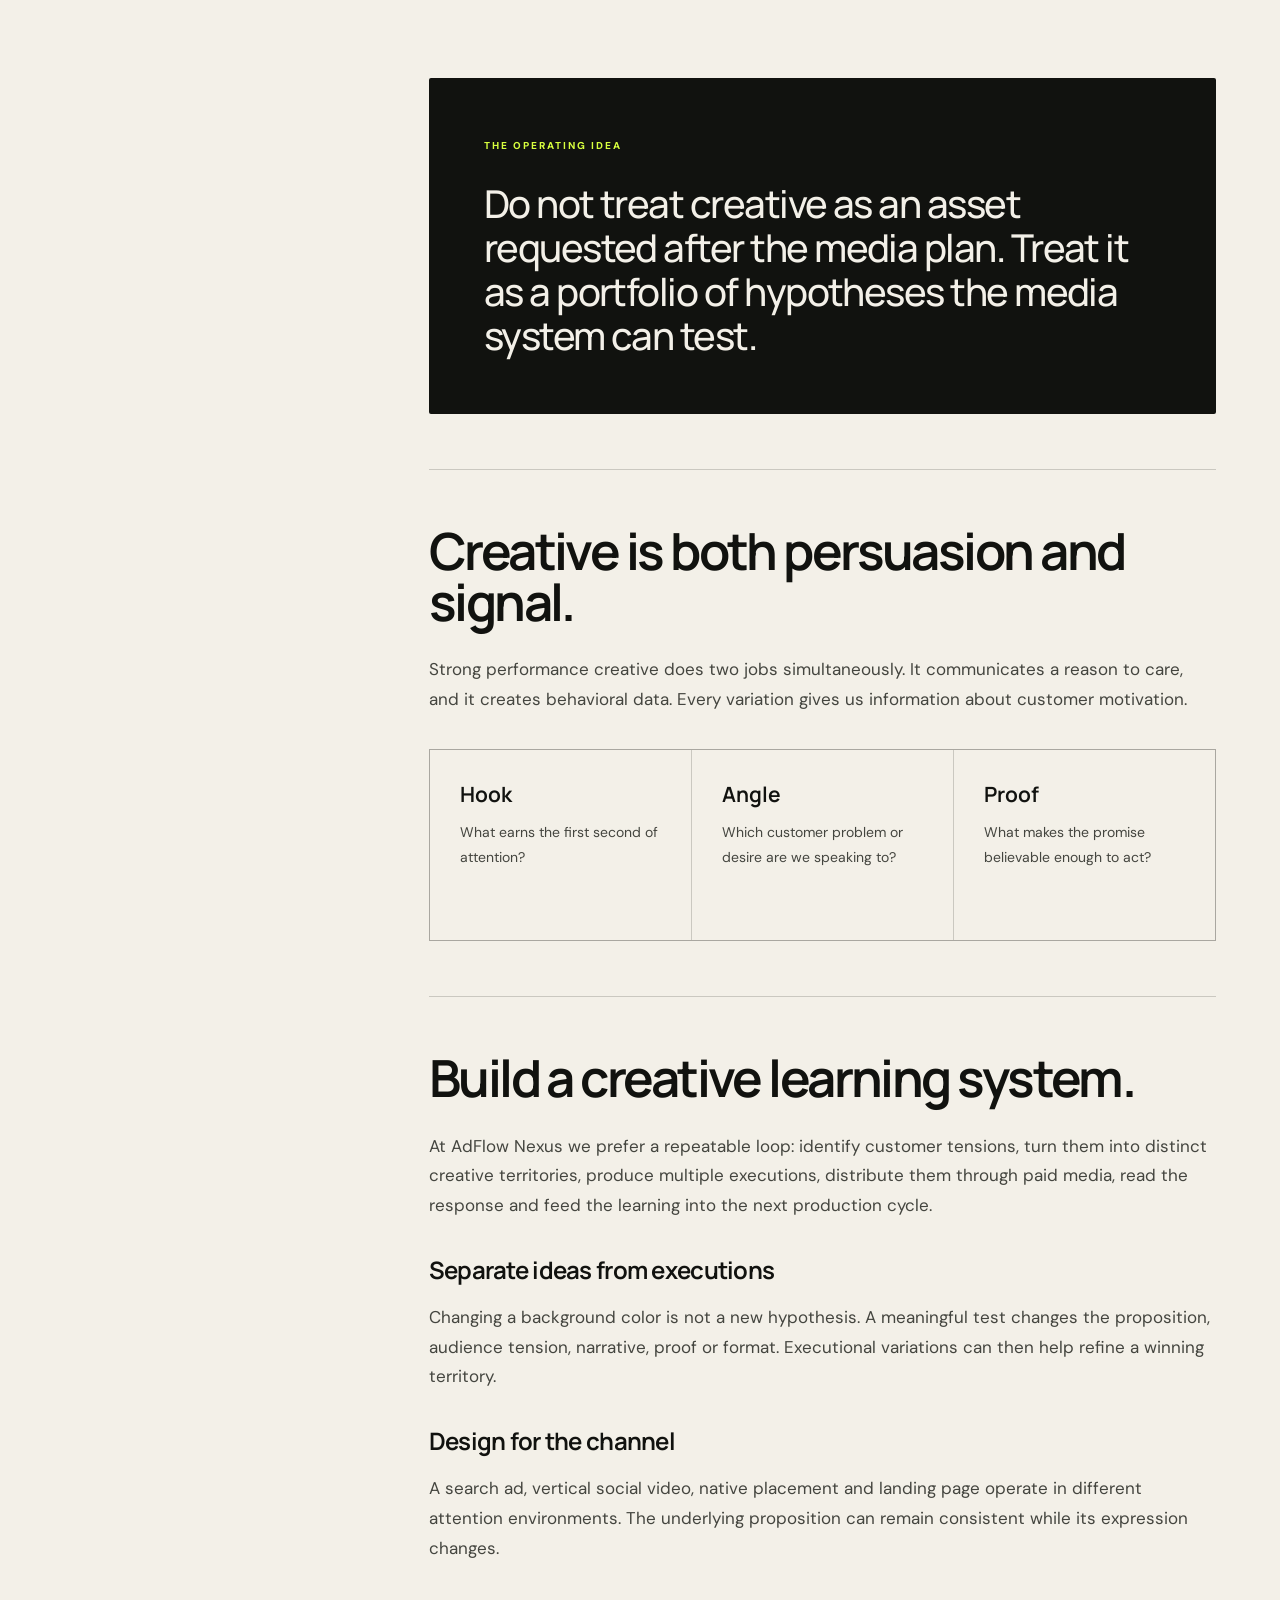
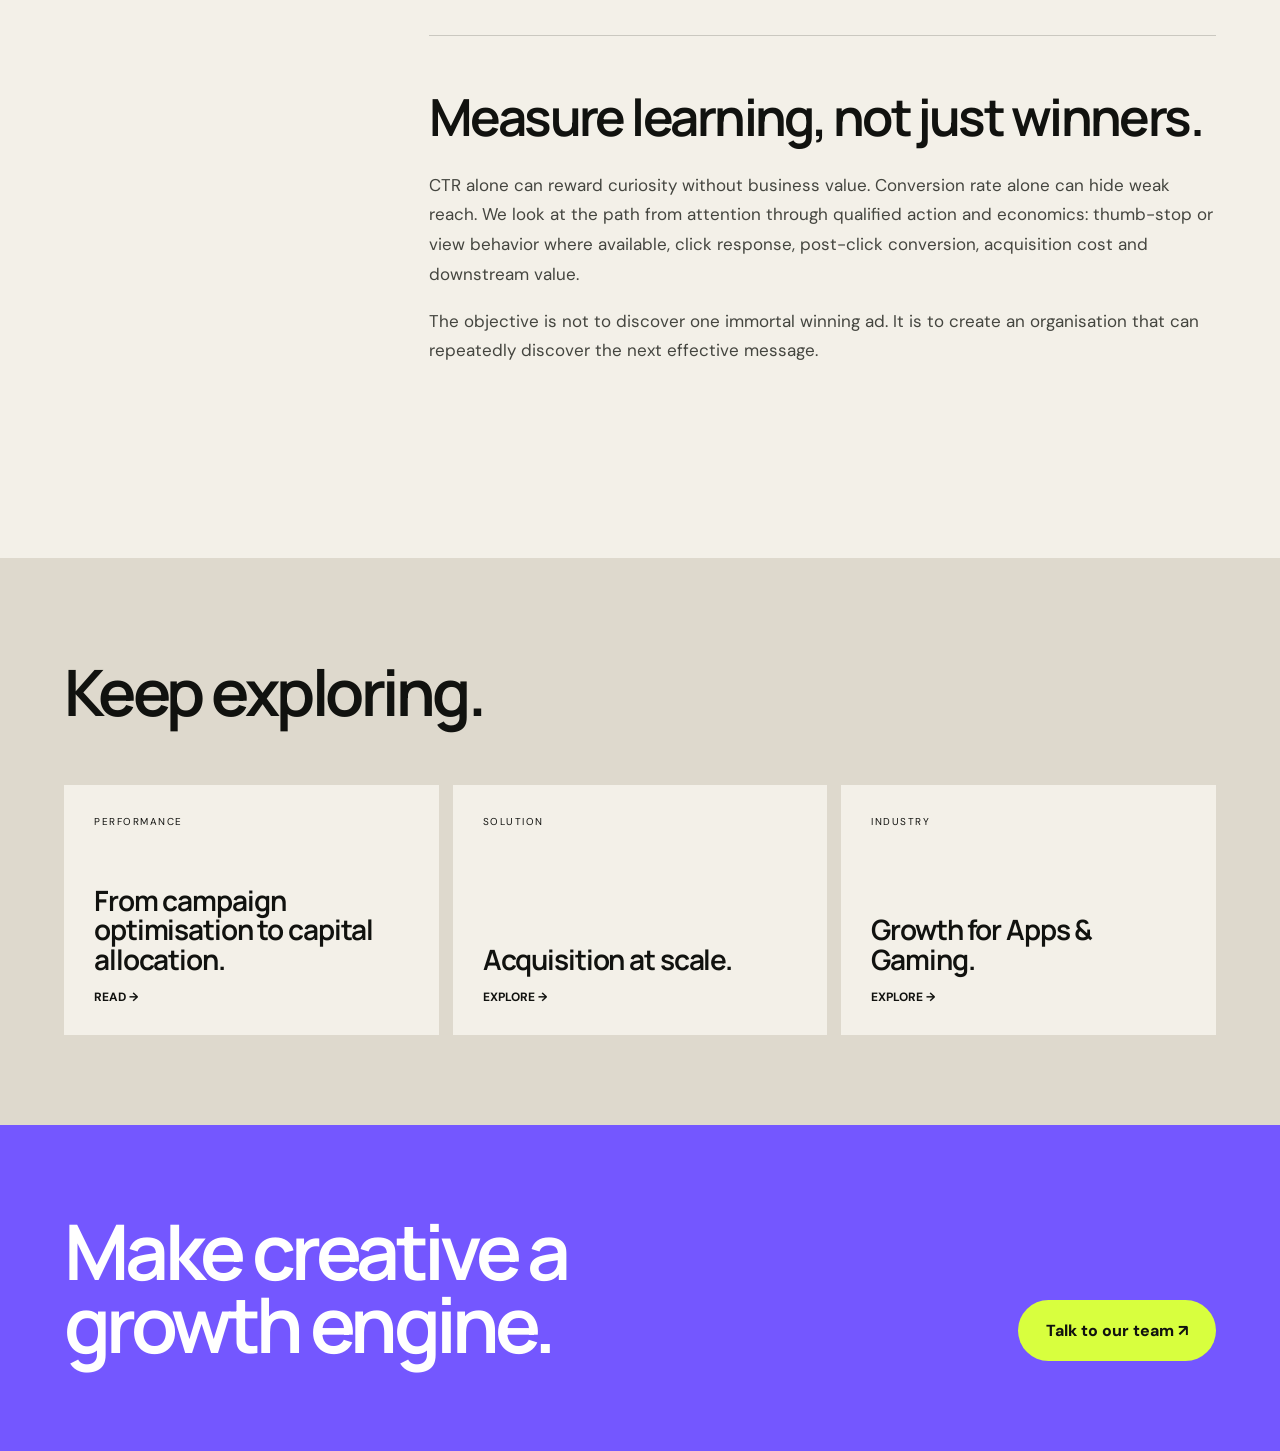
<file: article-creative-targeting.html>
<!doctype html><html lang="en"><head><meta charset="utf-8"><meta name="viewport" content="width=device-width,initial-scale=1"><title>Why creative is becoming the new targeting — AdFlow Nexus</title><link rel="preconnect" href="https://fonts.googleapis.com"><link rel="preconnect" href="https://fonts.gstatic.com" crossorigin><link href="https://fonts.googleapis.com/css2?family=DM+Sans:wght@400;500;600;700&family=Manrope:wght@400;500;600;700;800&display=swap" rel="stylesheet"><link rel="stylesheet" href="styles.css"><link rel="stylesheet" href="content.css"></head><body class="content-page"><header class="site-header"><a class="brand" href="/"><span class="brand-mark"><i></i><i></i><i></i></span><span>AdFlow Nexus</span></a><nav class="desktop-nav"><a href="/#services">Services</a><a href="/#approach">Approach</a><a href="/#work">Work</a><a href="/#insights">Insights</a></nav><a class="header-cta" href="/#contact">Let’s talk <span>↗</span></a></header><main><section class="content-hero"><div><div class="content-type">CREATIVE INTELLIGENCE · INSIGHT</div><h1>Why creative is becoming the new <em>targeting.</em></h1></div><div class="content-deck">As platforms automate more of audience selection and bidding, the message itself increasingly determines who stops, clicks, converts and remembers.<div class="content-meta">ADFLOW NEXUS · 5 MIN READ</div></div></section><section class="story"><aside class="story-nav"><a href="#shift">The shift</a><a href="#signal">Creative as signal</a><a href="#system">The system</a><a href="#measure">What to measure</a></aside><article class="story-body"><p class="lead">Performance marketing used to reward the advertiser with the smartest targeting setup. Increasingly, platforms can find likely converters themselves. The competitive advantage moves upstream: what you say, how you say it and how quickly you learn which ideas resonate.</p><div class="story-block" id="shift"><h2>The targeting advantage is changing.</h2><p>Automated bidding, broad audiences and machine-learning delivery have reduced the amount of manual audience engineering required in many paid channels. That does not make strategy less important. It changes where strategy creates leverage.</p><p>A creative concept contains its own audience cues. A message about saving time attracts a different motivation from a message about status, price, security or discovery. Visual style, opening hook, proof point, offer and format all help a platform observe who responds.</p></div><div class="idea-panel"><span>THE OPERATING IDEA</span><p>Do not treat creative as an asset requested after the media plan. Treat it as a portfolio of hypotheses the media system can test.</p></div><div class="story-block" id="signal"><h2>Creative is both persuasion and signal.</h2><p>Strong performance creative does two jobs simultaneously. It communicates a reason to care, and it creates behavioral data. Every variation gives us information about customer motivation.</p><div class="framework"><div><b>Hook</b><p>What earns the first second of attention?</p></div><div><b>Angle</b><p>Which customer problem or desire are we speaking to?</p></div><div><b>Proof</b><p>What makes the promise believable enough to act?</p></div></div></div><div class="story-block" id="system"><h2>Build a creative learning system.</h2><p>At AdFlow Nexus we prefer a repeatable loop: identify customer tensions, turn them into distinct creative territories, produce multiple executions, distribute them through paid media, read the response and feed the learning into the next production cycle.</p><h3>Separate ideas from executions</h3><p>Changing a background color is not a new hypothesis. A meaningful test changes the proposition, audience tension, narrative, proof or format. Executional variations can then help refine a winning territory.</p><h3>Design for the channel</h3><p>A search ad, vertical social video, native placement and landing page operate in different attention environments. The underlying proposition can remain consistent while its expression changes.</p></div><div class="story-block" id="measure"><h2>Measure learning, not just winners.</h2><p>CTR alone can reward curiosity without business value. Conversion rate alone can hide weak reach. We look at the path from attention through qualified action and economics: thumb-stop or view behavior where available, click response, post-click conversion, acquisition cost and downstream value.</p><p>The objective is not to discover one immortal winning ad. It is to create an organisation that can repeatedly discover the next effective message.</p></div></article></section><section class="related"><h2>Keep exploring.</h2><div class="related-grid"><a class="related-card" href="article-capital-allocation.html"><span>PERFORMANCE</span><h3>From campaign optimisation to capital allocation.</h3><b>READ →</b></a><a class="related-card" href="solution-acquisition-scale.html"><span>SOLUTION</span><h3>Acquisition at scale.</h3><b>EXPLORE →</b></a><a class="related-card" href="industry-apps-gaming.html"><span>INDUSTRY</span><h3>Growth for Apps & Gaming.</h3><b>EXPLORE →</b></a></div></section><section class="content-cta"><h2>Make creative a<br>growth engine.</h2><a href="mailto:hello@adflownexus.com">Talk to our team ↗</a></section></main></body></html>
</file>
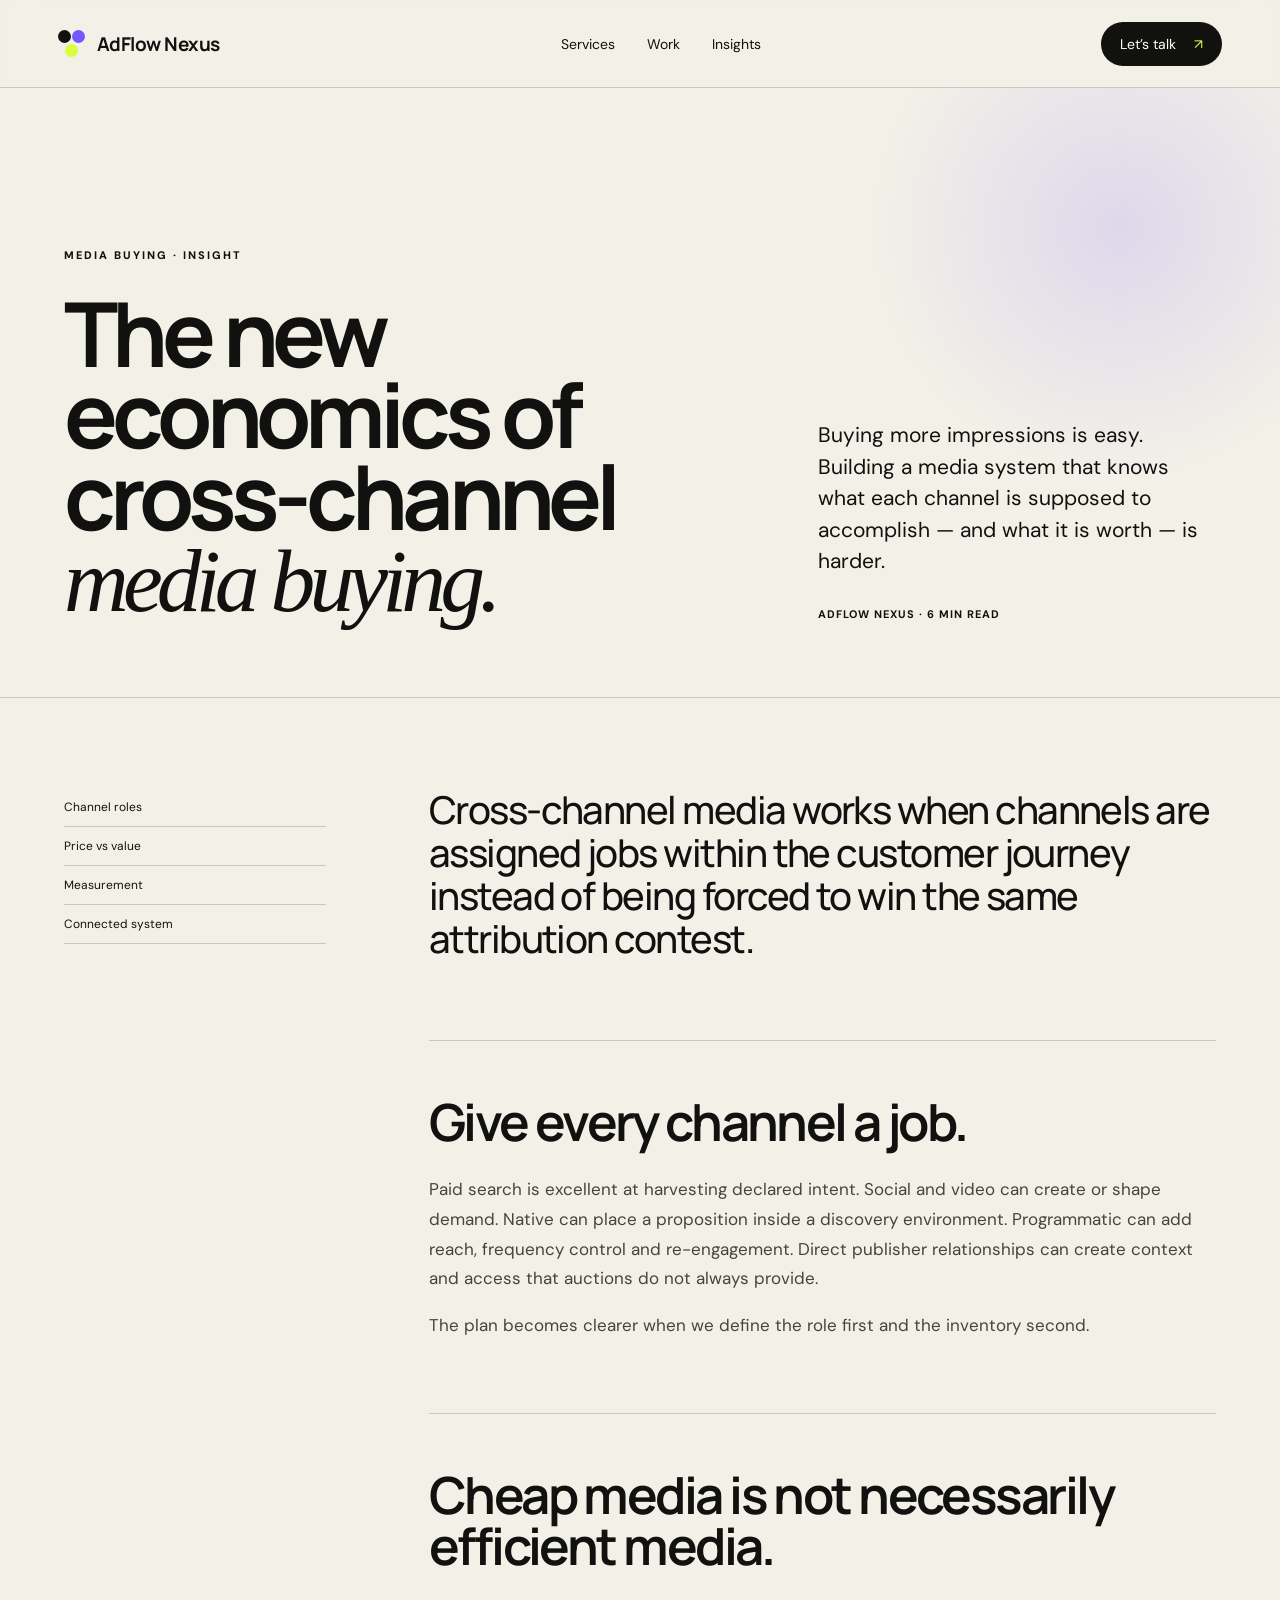
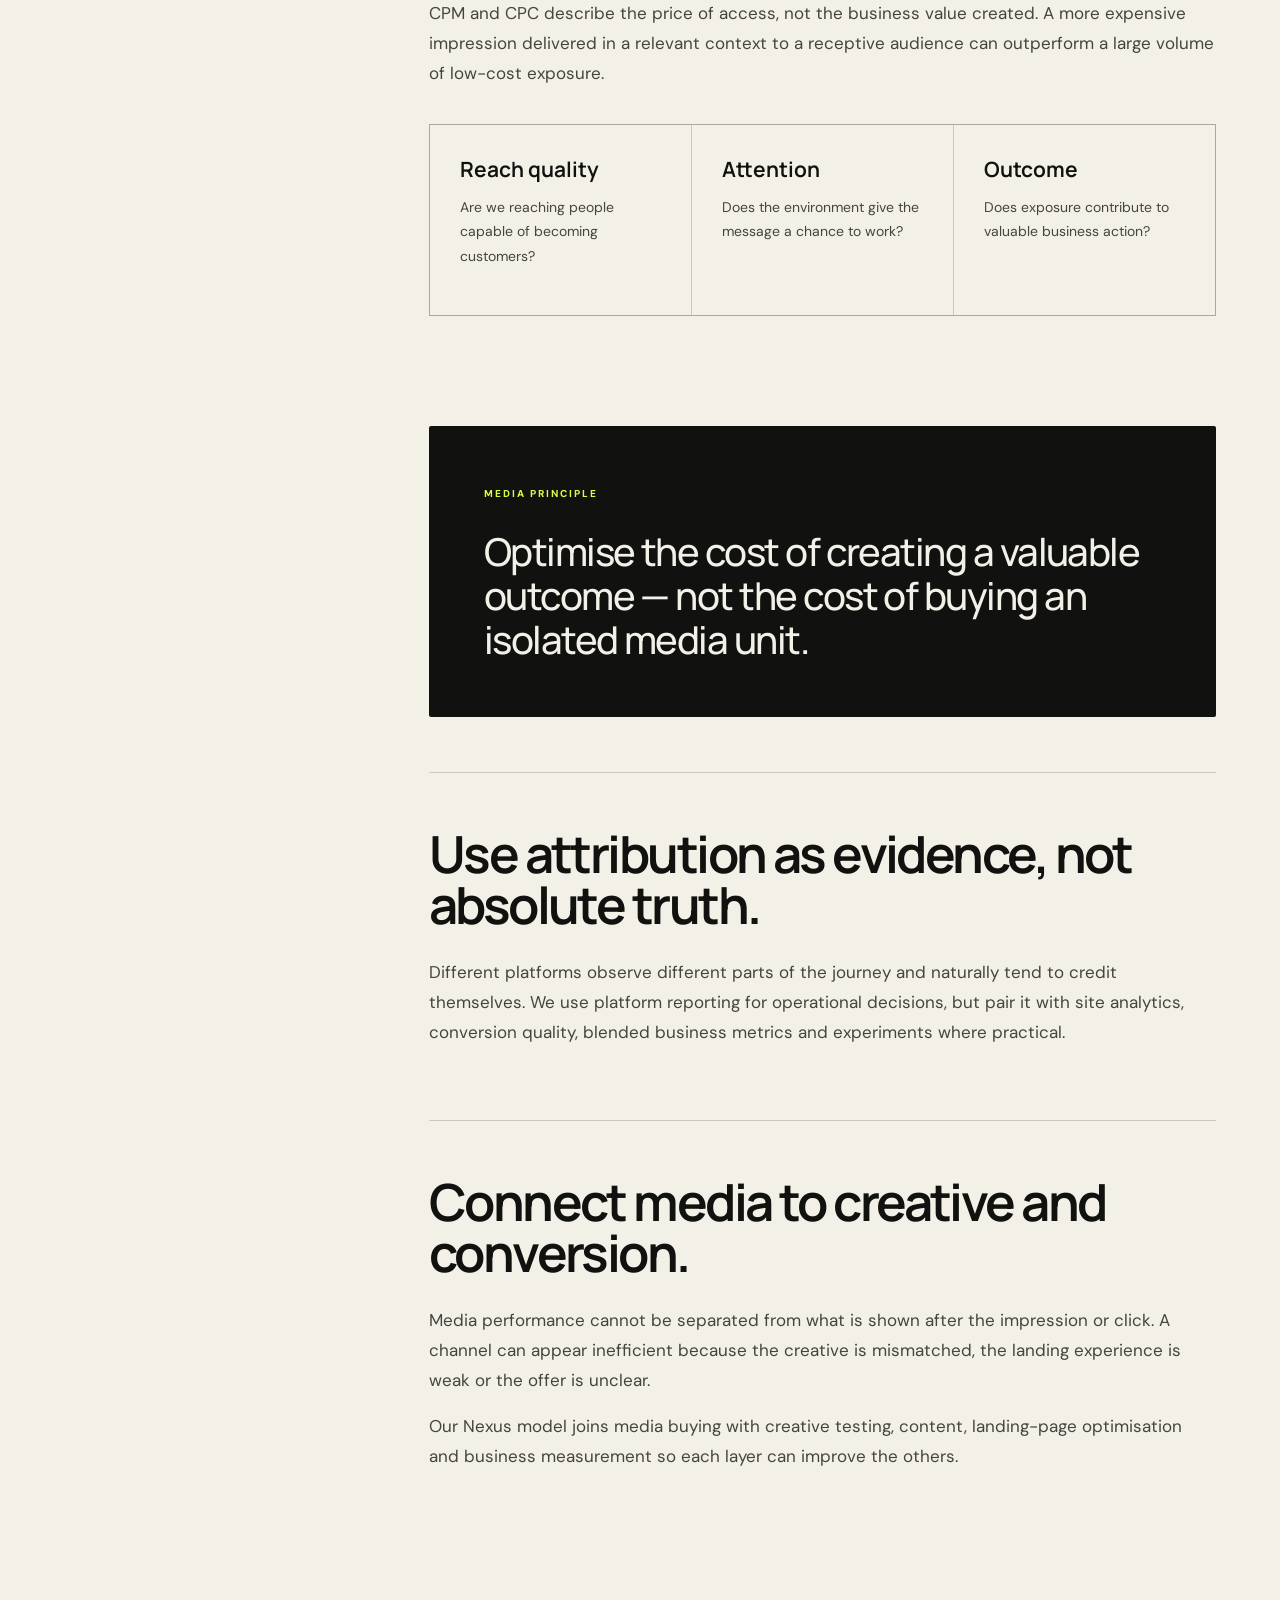
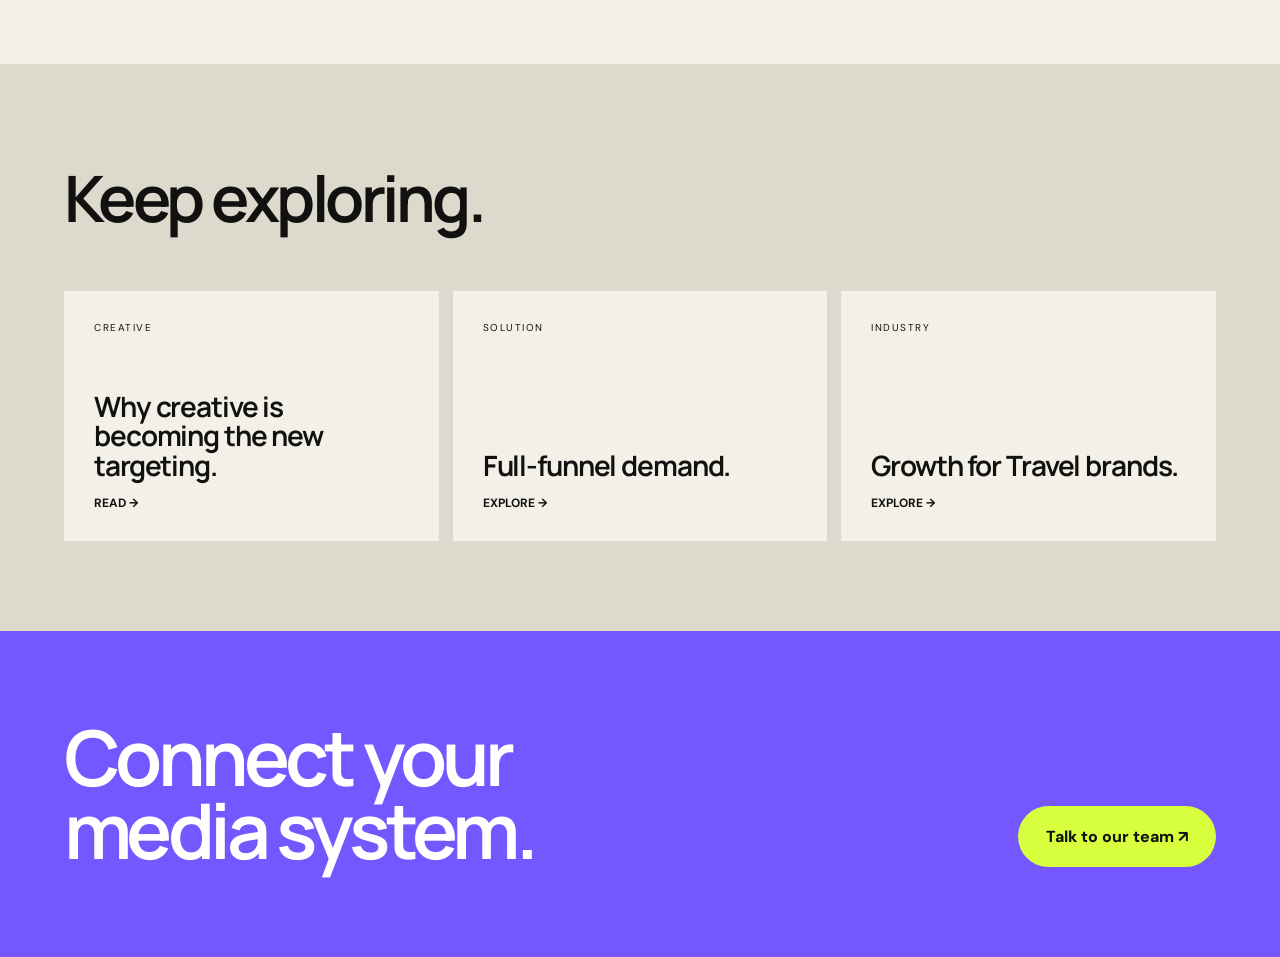
<file: article-media-economics.html>
<!doctype html><html lang="en"><head><meta charset="utf-8"><meta name="viewport" content="width=device-width,initial-scale=1"><title>The new economics of cross-channel media buying — AdFlow Nexus</title><link rel="preconnect" href="https://fonts.googleapis.com"><link rel="preconnect" href="https://fonts.gstatic.com" crossorigin><link href="https://fonts.googleapis.com/css2?family=DM+Sans:wght@400;500;600;700&family=Manrope:wght@400;500;600;700;800&display=swap" rel="stylesheet"><link rel="stylesheet" href="styles.css"><link rel="stylesheet" href="content.css"></head><body class="content-page"><header class="site-header"><a class="brand" href="/"><span class="brand-mark"><i></i><i></i><i></i></span><span>AdFlow Nexus</span></a><nav class="desktop-nav"><a href="/#services">Services</a><a href="/#work">Work</a><a href="/#insights">Insights</a></nav><a class="header-cta" href="/#contact">Let’s talk <span>↗</span></a></header><main><section class="content-hero"><div><div class="content-type">MEDIA BUYING · INSIGHT</div><h1>The new economics of cross-channel <em>media buying.</em></h1></div><div class="content-deck">Buying more impressions is easy. Building a media system that knows what each channel is supposed to accomplish — and what it is worth — is harder.<div class="content-meta">ADFLOW NEXUS · 6 MIN READ</div></div></section><section class="story"><aside class="story-nav"><a href="#roles">Channel roles</a><a href="#price">Price vs value</a><a href="#measurement">Measurement</a><a href="#system">Connected system</a></aside><article class="story-body"><p class="lead">Cross-channel media works when channels are assigned jobs within the customer journey instead of being forced to win the same attribution contest.</p><div class="story-block" id="roles"><h2>Give every channel a job.</h2><p>Paid search is excellent at harvesting declared intent. Social and video can create or shape demand. Native can place a proposition inside a discovery environment. Programmatic can add reach, frequency control and re-engagement. Direct publisher relationships can create context and access that auctions do not always provide.</p><p>The plan becomes clearer when we define the role first and the inventory second.</p></div><div class="story-block" id="price"><h2>Cheap media is not necessarily efficient media.</h2><p>CPM and CPC describe the price of access, not the business value created. A more expensive impression delivered in a relevant context to a receptive audience can outperform a large volume of low-cost exposure.</p><div class="framework"><div><b>Reach quality</b><p>Are we reaching people capable of becoming customers?</p></div><div><b>Attention</b><p>Does the environment give the message a chance to work?</p></div><div><b>Outcome</b><p>Does exposure contribute to valuable business action?</p></div></div></div><div class="idea-panel"><span>MEDIA PRINCIPLE</span><p>Optimise the cost of creating a valuable outcome — not the cost of buying an isolated media unit.</p></div><div class="story-block" id="measurement"><h2>Use attribution as evidence, not absolute truth.</h2><p>Different platforms observe different parts of the journey and naturally tend to credit themselves. We use platform reporting for operational decisions, but pair it with site analytics, conversion quality, blended business metrics and experiments where practical.</p></div><div class="story-block" id="system"><h2>Connect media to creative and conversion.</h2><p>Media performance cannot be separated from what is shown after the impression or click. A channel can appear inefficient because the creative is mismatched, the landing experience is weak or the offer is unclear.</p><p>Our Nexus model joins media buying with creative testing, content, landing-page optimisation and business measurement so each layer can improve the others.</p></div></article></section><section class="related"><h2>Keep exploring.</h2><div class="related-grid"><a class="related-card" href="article-creative-targeting.html"><span>CREATIVE</span><h3>Why creative is becoming the new targeting.</h3><b>READ →</b></a><a class="related-card" href="solution-full-funnel.html"><span>SOLUTION</span><h3>Full-funnel demand.</h3><b>EXPLORE →</b></a><a class="related-card" href="industry-travel.html"><span>INDUSTRY</span><h3>Growth for Travel brands.</h3><b>EXPLORE →</b></a></div></section><section class="content-cta"><h2>Connect your<br>media system.</h2><a href="mailto:hello@adflownexus.com">Talk to our team ↗</a></section></main></body></html>
</file>
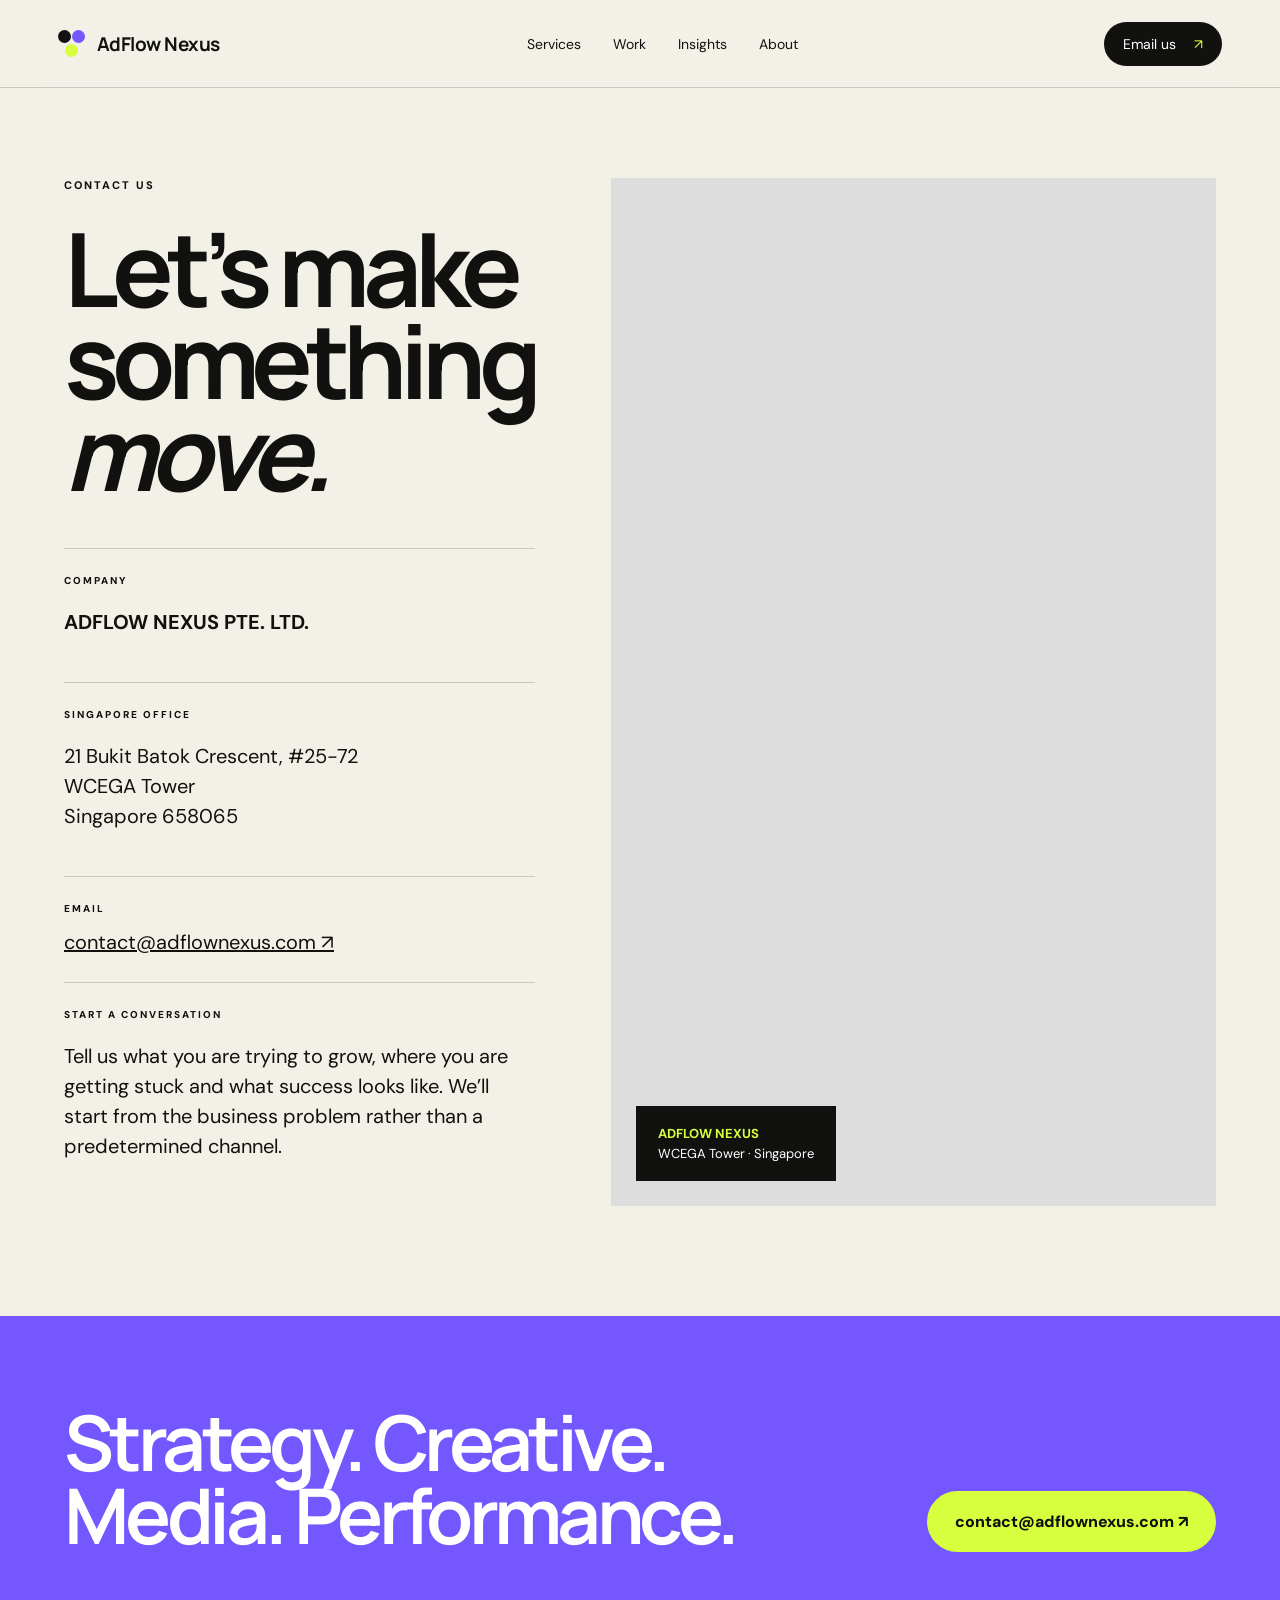
<file: contact.html>
<!doctype html><html lang="en"><head><meta charset="utf-8"><meta name="viewport" content="width=device-width,initial-scale=1"><title>Contact AdFlow Nexus</title><meta name="description" content="Contact AdFlow Nexus Pte. Ltd. at WCEGA Tower, Singapore."><link rel="preconnect" href="https://fonts.googleapis.com"><link rel="preconnect" href="https://fonts.gstatic.com" crossorigin><link href="https://fonts.googleapis.com/css2?family=DM+Sans:wght@400;500;600;700&family=Manrope:wght@400;500;600;700;800&display=swap" rel="stylesheet"><link rel="stylesheet" href="styles.css"><link rel="stylesheet" href="content.css"><style>.contact-layout{padding:90px 5vw 110px;display:grid;grid-template-columns:.8fr 1.2fr;gap:6vw}.contact-layout h1{font:700 clamp(60px,8vw,120px)/.9 Manrope;letter-spacing:-.07em;margin:20px 0 50px}.contact-detail{padding:25px 0;border-top:1px solid var(--line)}.contact-detail span{display:block;font-size:10px;letter-spacing:2px;font-weight:800;margin-bottom:12px}.contact-detail p,.contact-detail a{font-size:20px;line-height:1.5;color:inherit}.map-frame{min-height:650px;background:#ddd;position:relative;overflow:hidden}.map-frame iframe{position:absolute;inset:0;width:100%;height:100%;border:0;filter:grayscale(.25)}.map-label{position:absolute;z-index:2;left:25px;bottom:25px;background:#11120f;color:#fff;padding:18px 22px;max-width:320px;font-size:13px;line-height:1.5}.map-label b{color:#d8ff3e}@media(max-width:800px){.contact-layout{grid-template-columns:1fr}.map-frame{min-height:480px}}</style></head><body class="content-page"><header class="site-header"><a class="brand" href="/"><span class="brand-mark"><i></i><i></i><i></i></span><span>AdFlow Nexus</span></a><nav class="desktop-nav"><a href="/#services">Services</a><a href="/#work">Work</a><a href="/#insights">Insights</a><a href="about.html">About</a></nav><a class="header-cta" href="mailto:contact@adflownexus.com">Email us <span>↗</span></a></header><main><section class="contact-layout"><div><div class="content-type">CONTACT US</div><h1>Let’s make<br>something <em>move.</em></h1><div class="contact-detail"><span>COMPANY</span><p><strong>ADFLOW NEXUS PTE. LTD.</strong></p></div><div class="contact-detail"><span>SINGAPORE OFFICE</span><p>21 Bukit Batok Crescent, #25-72<br>WCEGA Tower<br>Singapore 658065</p></div><div class="contact-detail"><span>EMAIL</span><a href="mailto:contact@adflownexus.com">contact@adflownexus.com ↗</a></div><div class="contact-detail"><span>START A CONVERSATION</span><p>Tell us what you are trying to grow, where you are getting stuck and what success looks like. We’ll start from the business problem rather than a predetermined channel.</p></div></div><div class="map-frame"><iframe title="AdFlow Nexus Singapore office map" loading="lazy" referrerpolicy="no-referrer-when-downgrade" src="https://www.google.com/maps?q=21%20Bukit%20Batok%20Crescent%20WCEGA%20Tower%20Singapore%20658065&output=embed"></iframe><div class="map-label"><b>ADFLOW NEXUS</b><br>WCEGA Tower · Singapore</div></div></section><section class="content-cta"><h2>Strategy. Creative.<br>Media. Performance.</h2><a href="mailto:contact@adflownexus.com">contact@adflownexus.com ↗</a></section></main></body></html>
</file>
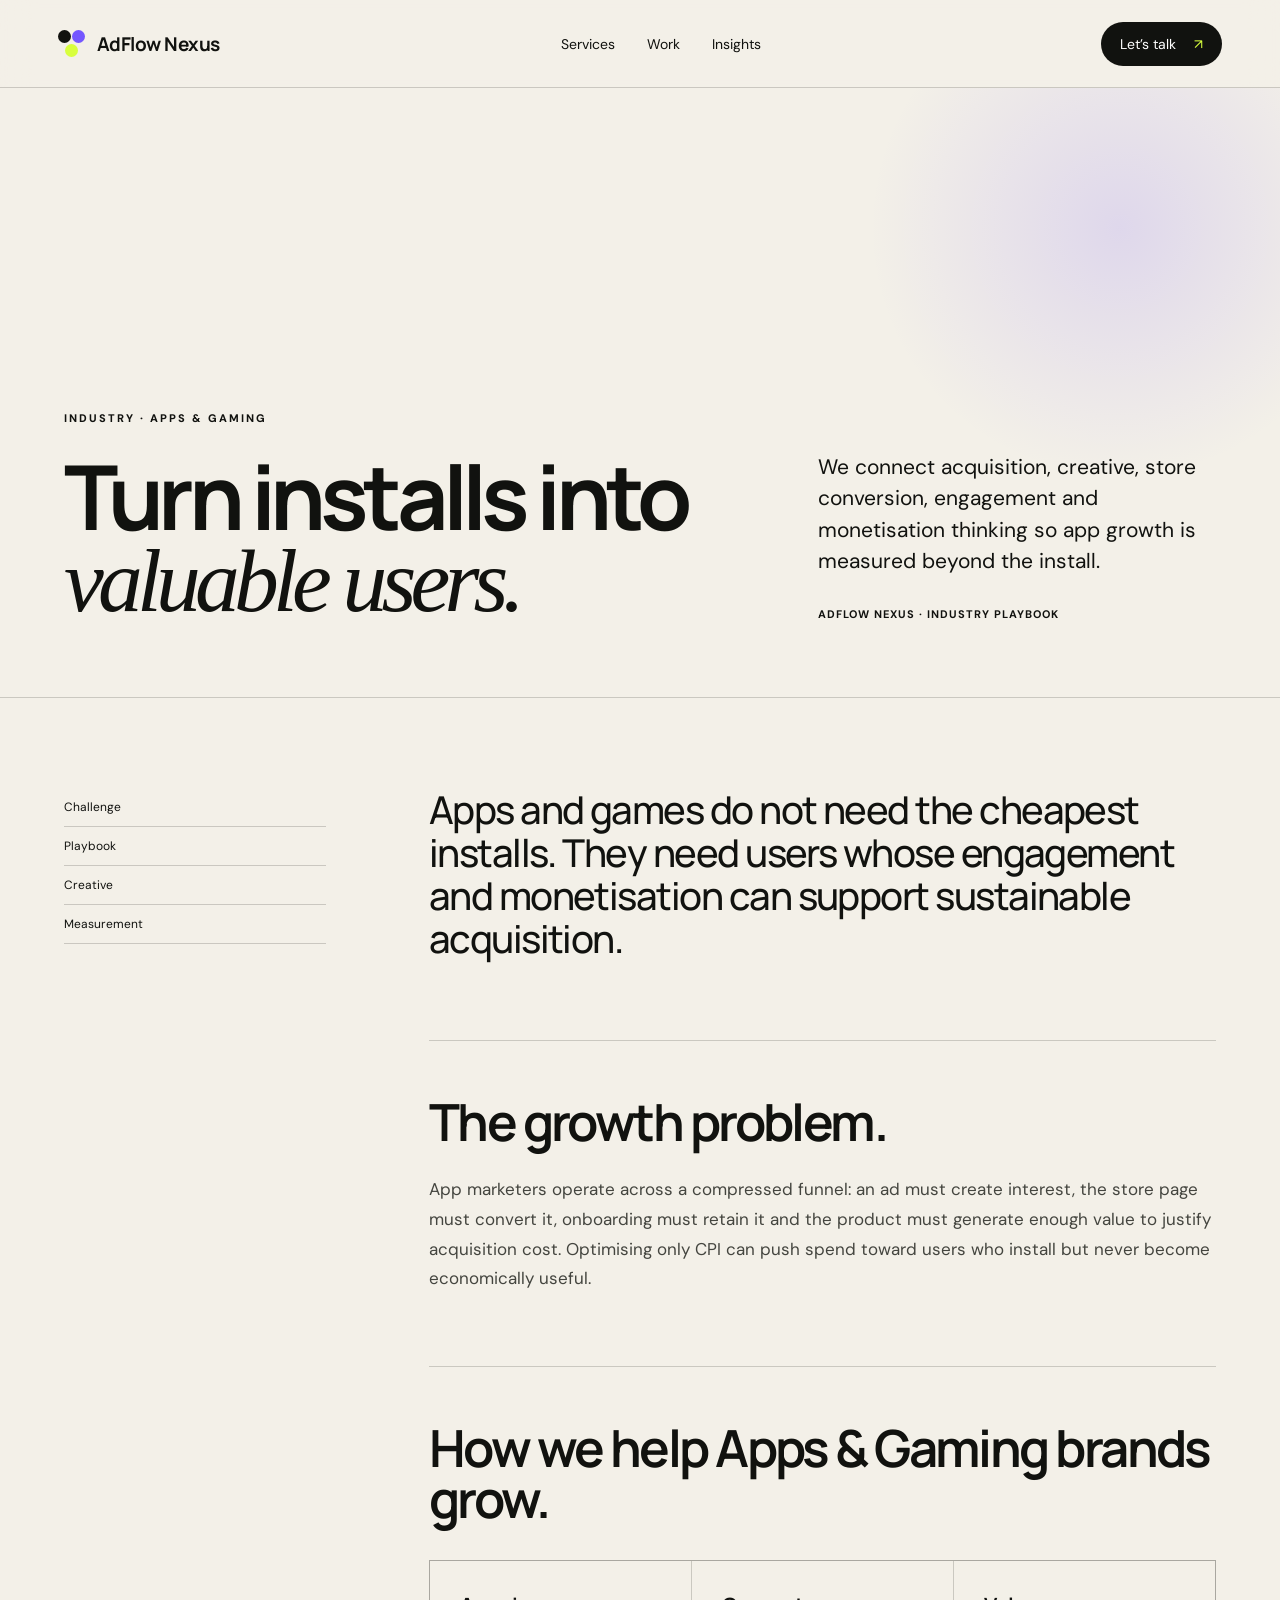
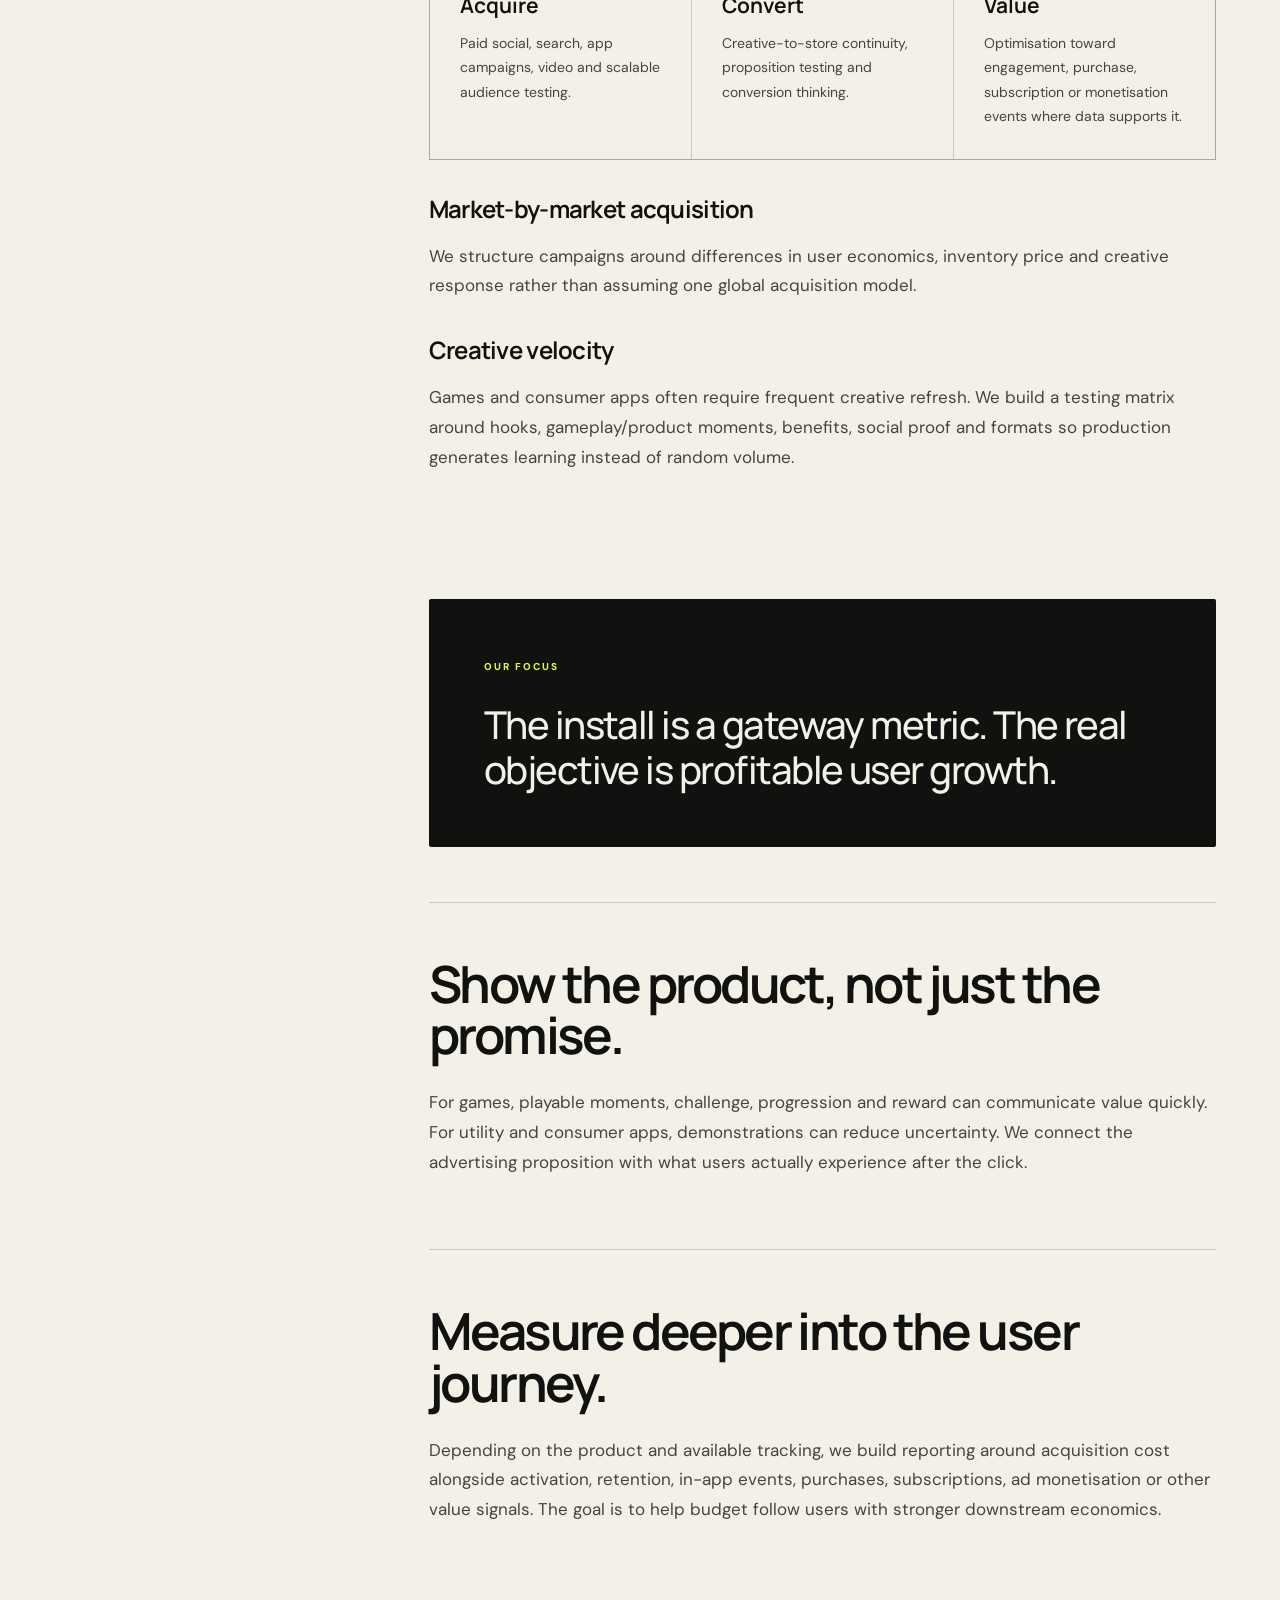
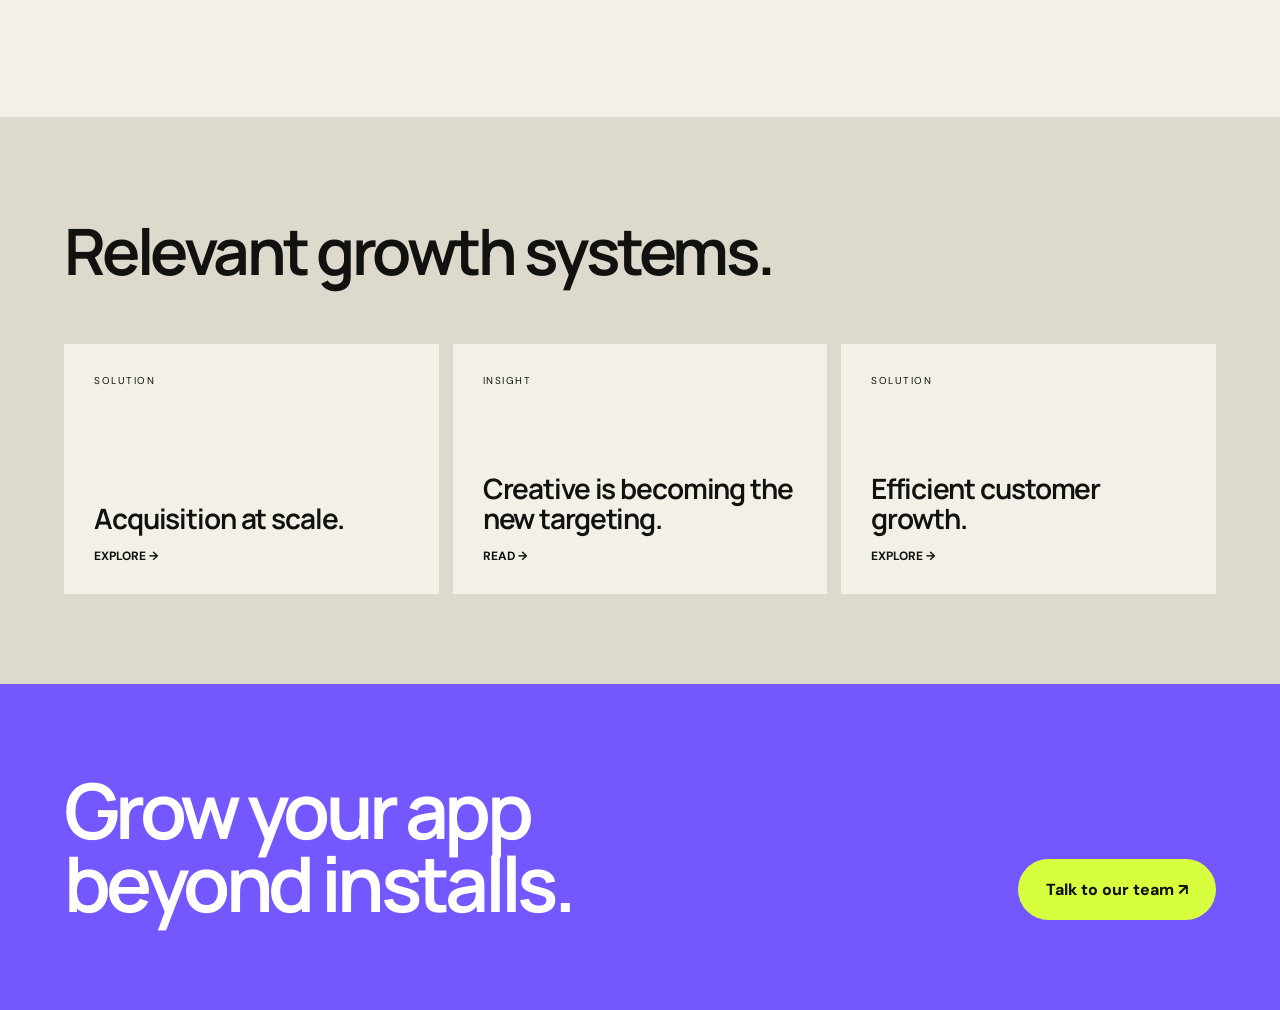
<file: industry-apps-gaming.html>
<!doctype html><html lang="en"><head><meta charset="utf-8"><meta name="viewport" content="width=device-width,initial-scale=1"><title>Apps & Gaming Marketing — AdFlow Nexus</title><link rel="preconnect" href="https://fonts.googleapis.com"><link rel="preconnect" href="https://fonts.gstatic.com" crossorigin><link href="https://fonts.googleapis.com/css2?family=DM+Sans:wght@400;500;600;700&family=Manrope:wght@400;500;600;700;800&display=swap" rel="stylesheet"><link rel="stylesheet" href="styles.css"><link rel="stylesheet" href="content.css"></head><body class="content-page"><header class="site-header"><a class="brand" href="/"><span class="brand-mark"><i></i><i></i><i></i></span><span>AdFlow Nexus</span></a><nav class="desktop-nav"><a href="/#services">Services</a><a href="/#work">Work</a><a href="/#insights">Insights</a></nav><a class="header-cta" href="/#contact">Let’s talk <span>↗</span></a></header><main><section class="content-hero"><div><div class="content-type">INDUSTRY · APPS & GAMING</div><h1>Turn installs into <em>valuable users.</em></h1></div><div class="content-deck">We connect acquisition, creative, store conversion, engagement and monetisation thinking so app growth is measured beyond the install.<div class="content-meta">ADFLOW NEXUS · INDUSTRY PLAYBOOK</div></div></section><section class="story"><aside class="story-nav"><a href="#challenge">Challenge</a><a href="#playbook">Playbook</a><a href="#creative">Creative</a><a href="#measure">Measurement</a></aside><article class="story-body"><p class="lead">Apps and games do not need the cheapest installs. They need users whose engagement and monetisation can support sustainable acquisition.</p><div class="story-block" id="challenge"><h2>The growth problem.</h2><p>App marketers operate across a compressed funnel: an ad must create interest, the store page must convert it, onboarding must retain it and the product must generate enough value to justify acquisition cost. Optimising only CPI can push spend toward users who install but never become economically useful.</p></div><div class="story-block" id="playbook"><h2>How we help Apps & Gaming brands grow.</h2><div class="framework"><div><b>Acquire</b><p>Paid social, search, app campaigns, video and scalable audience testing.</p></div><div><b>Convert</b><p>Creative-to-store continuity, proposition testing and conversion thinking.</p></div><div><b>Value</b><p>Optimisation toward engagement, purchase, subscription or monetisation events where data supports it.</p></div></div><h3>Market-by-market acquisition</h3><p>We structure campaigns around differences in user economics, inventory price and creative response rather than assuming one global acquisition model.</p><h3>Creative velocity</h3><p>Games and consumer apps often require frequent creative refresh. We build a testing matrix around hooks, gameplay/product moments, benefits, social proof and formats so production generates learning instead of random volume.</p></div><div class="idea-panel"><span>OUR FOCUS</span><p>The install is a gateway metric. The real objective is profitable user growth.</p></div><div class="story-block" id="creative"><h2>Show the product, not just the promise.</h2><p>For games, playable moments, challenge, progression and reward can communicate value quickly. For utility and consumer apps, demonstrations can reduce uncertainty. We connect the advertising proposition with what users actually experience after the click.</p></div><div class="story-block" id="measure"><h2>Measure deeper into the user journey.</h2><p>Depending on the product and available tracking, we build reporting around acquisition cost alongside activation, retention, in-app events, purchases, subscriptions, ad monetisation or other value signals. The goal is to help budget follow users with stronger downstream economics.</p></div></article></section><section class="related"><h2>Relevant growth systems.</h2><div class="related-grid"><a class="related-card" href="solution-acquisition-scale.html"><span>SOLUTION</span><h3>Acquisition at scale.</h3><b>EXPLORE →</b></a><a class="related-card" href="article-creative-targeting.html"><span>INSIGHT</span><h3>Creative is becoming the new targeting.</h3><b>READ →</b></a><a class="related-card" href="solution-efficient-growth.html"><span>SOLUTION</span><h3>Efficient customer growth.</h3><b>EXPLORE →</b></a></div></section><section class="content-cta"><h2>Grow your app<br>beyond installs.</h2><a href="mailto:hello@adflownexus.com">Talk to our team ↗</a></section></main></body></html>
</file>
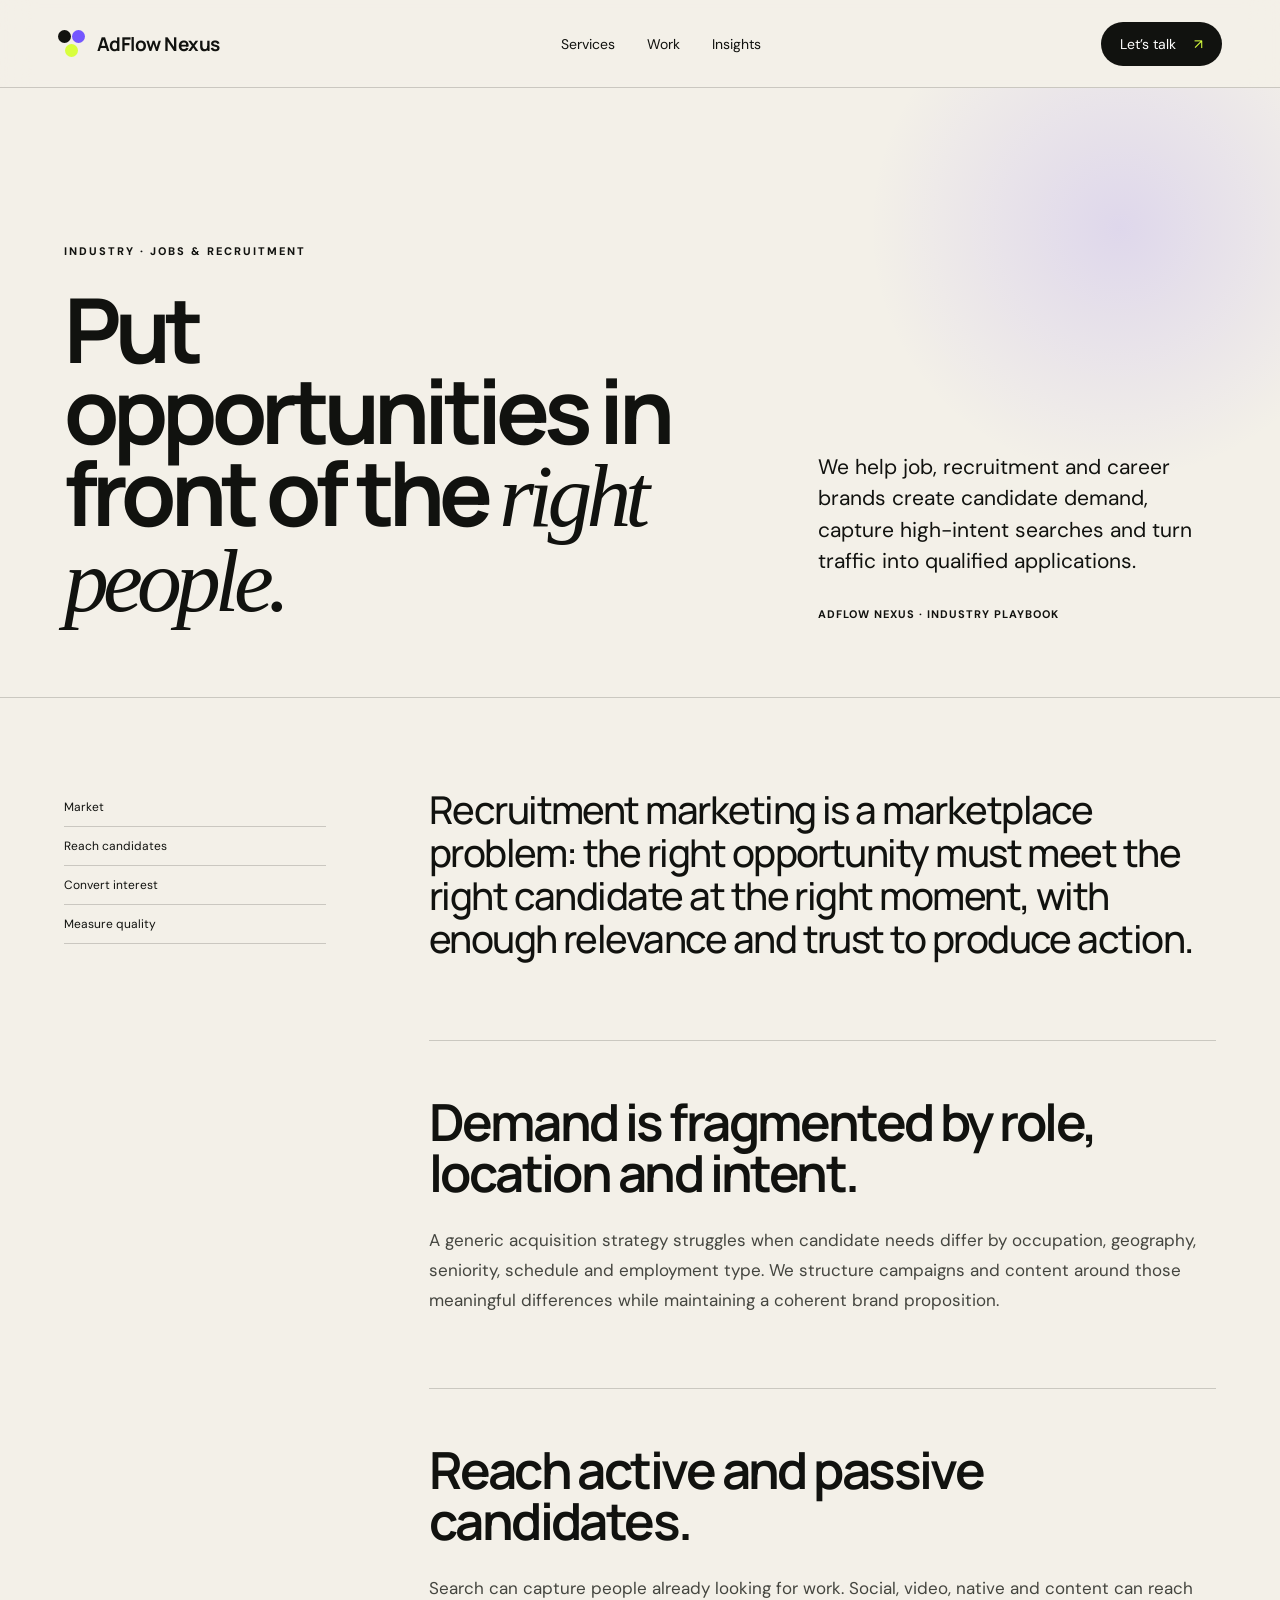
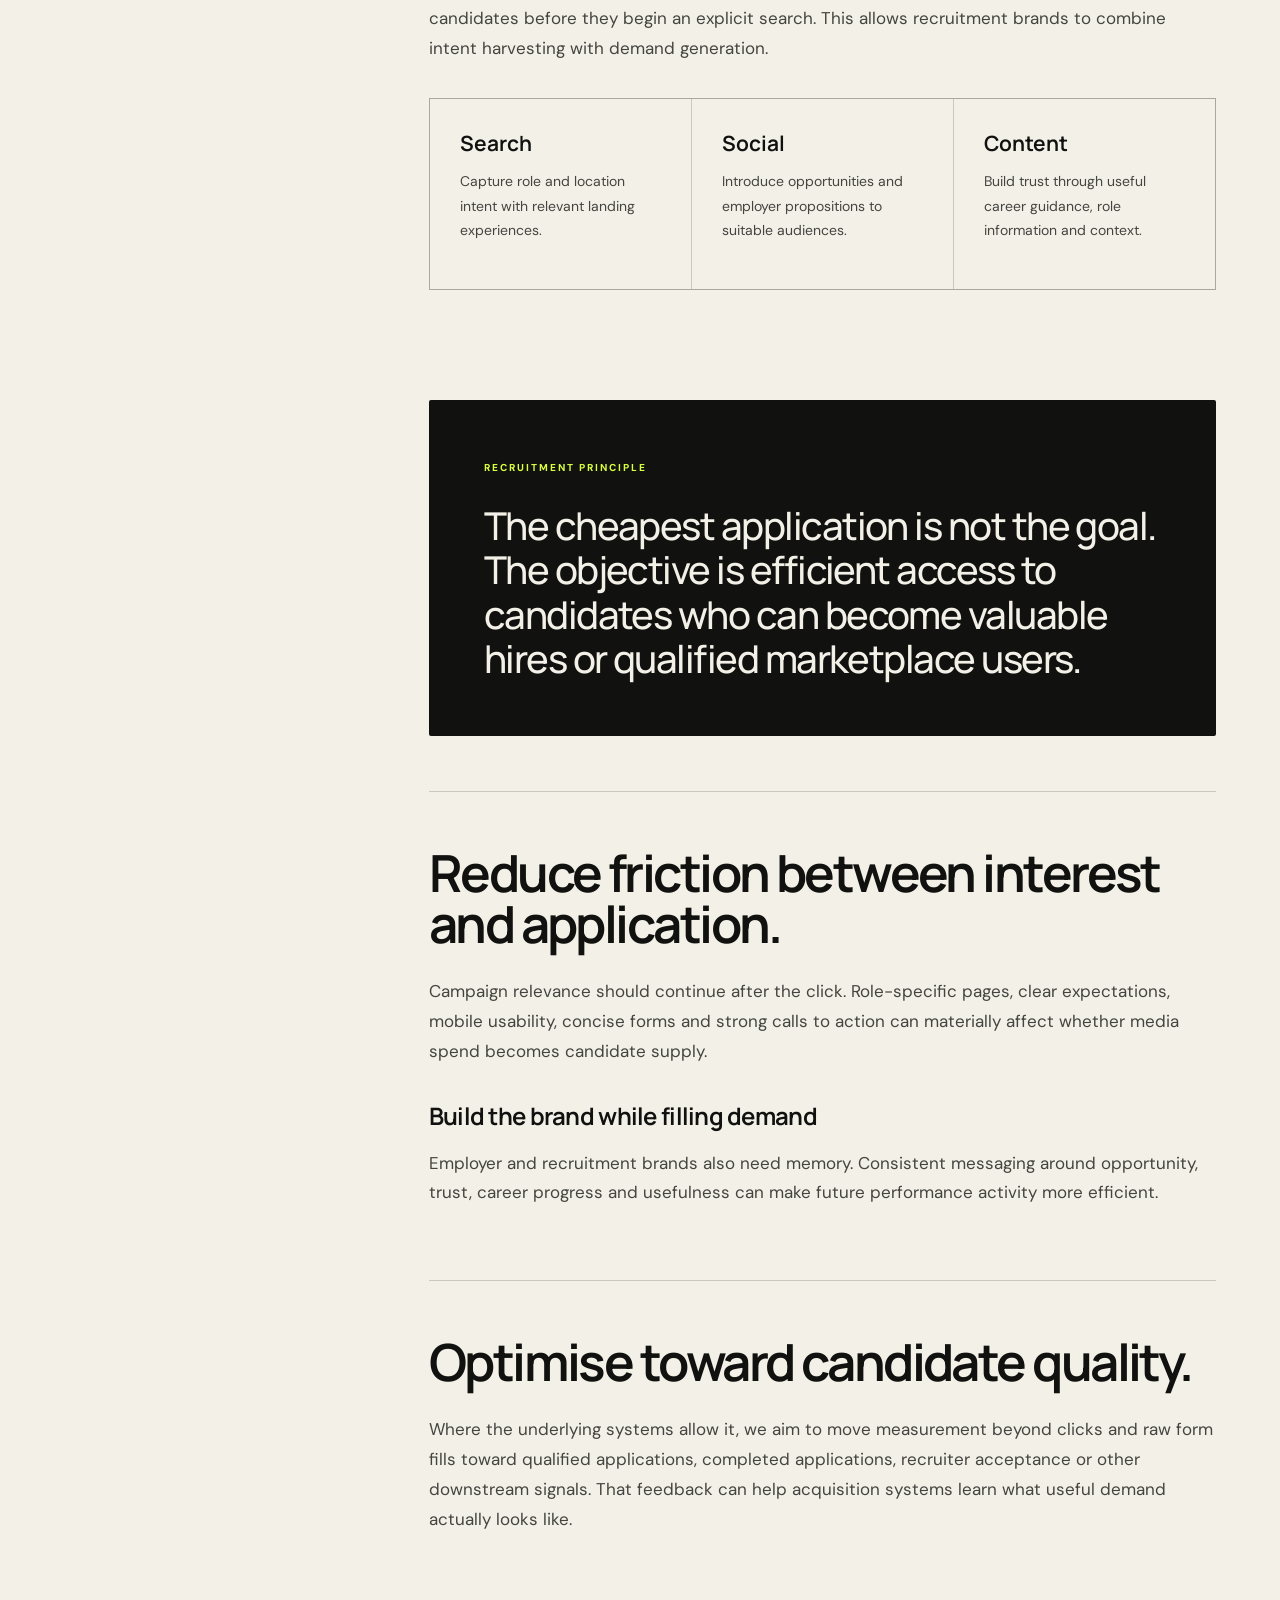
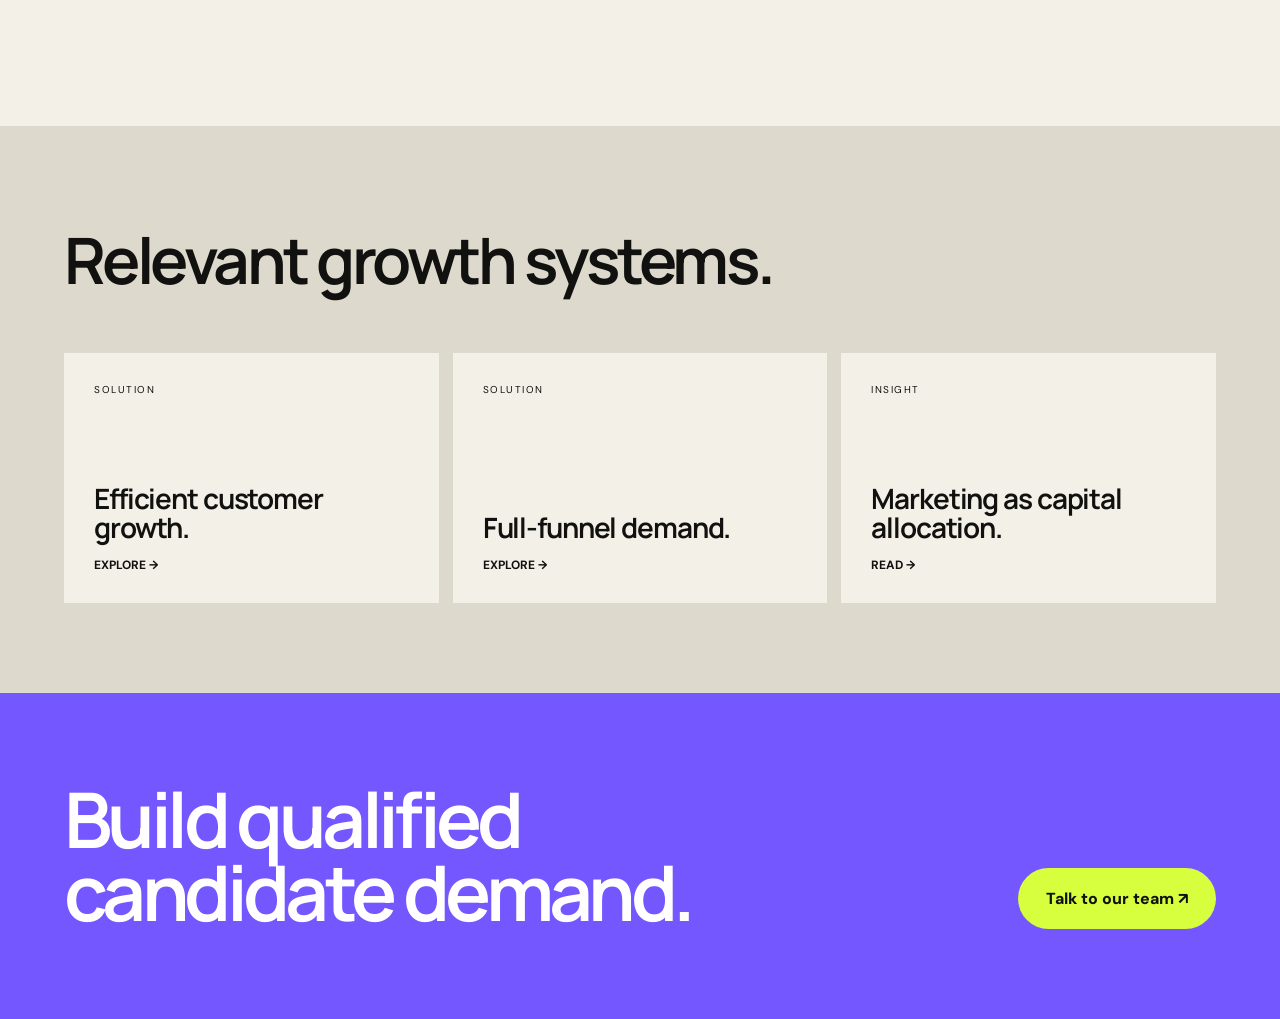
<file: industry-jobs.html>
<!doctype html><html lang="en"><head><meta charset="utf-8"><meta name="viewport" content="width=device-width,initial-scale=1"><title>Jobs & Recruitment Marketing — AdFlow Nexus</title><link rel="preconnect" href="https://fonts.googleapis.com"><link rel="preconnect" href="https://fonts.gstatic.com" crossorigin><link href="https://fonts.googleapis.com/css2?family=DM+Sans:wght@400;500;600;700&family=Manrope:wght@400;500;600;700;800&display=swap" rel="stylesheet"><link rel="stylesheet" href="styles.css"><link rel="stylesheet" href="content.css"></head><body class="content-page"><header class="site-header"><a class="brand" href="/"><span class="brand-mark"><i></i><i></i><i></i></span><span>AdFlow Nexus</span></a><nav class="desktop-nav"><a href="/#services">Services</a><a href="/#work">Work</a><a href="/#insights">Insights</a></nav><a class="header-cta" href="/#contact">Let’s talk <span>↗</span></a></header><main><section class="content-hero"><div><div class="content-type">INDUSTRY · JOBS & RECRUITMENT</div><h1>Put opportunities in front of the <em>right people.</em></h1></div><div class="content-deck">We help job, recruitment and career brands create candidate demand, capture high-intent searches and turn traffic into qualified applications.<div class="content-meta">ADFLOW NEXUS · INDUSTRY PLAYBOOK</div></div></section><section class="story"><aside class="story-nav"><a href="#market">Market</a><a href="#reach">Reach candidates</a><a href="#convert">Convert interest</a><a href="#measure">Measure quality</a></aside><article class="story-body"><p class="lead">Recruitment marketing is a marketplace problem: the right opportunity must meet the right candidate at the right moment, with enough relevance and trust to produce action.</p><div class="story-block" id="market"><h2>Demand is fragmented by role, location and intent.</h2><p>A generic acquisition strategy struggles when candidate needs differ by occupation, geography, seniority, schedule and employment type. We structure campaigns and content around those meaningful differences while maintaining a coherent brand proposition.</p></div><div class="story-block" id="reach"><h2>Reach active and passive candidates.</h2><p>Search can capture people already looking for work. Social, video, native and content can reach candidates before they begin an explicit search. This allows recruitment brands to combine intent harvesting with demand generation.</p><div class="framework"><div><b>Search</b><p>Capture role and location intent with relevant landing experiences.</p></div><div><b>Social</b><p>Introduce opportunities and employer propositions to suitable audiences.</p></div><div><b>Content</b><p>Build trust through useful career guidance, role information and context.</p></div></div></div><div class="idea-panel"><span>RECRUITMENT PRINCIPLE</span><p>The cheapest application is not the goal. The objective is efficient access to candidates who can become valuable hires or qualified marketplace users.</p></div><div class="story-block" id="convert"><h2>Reduce friction between interest and application.</h2><p>Campaign relevance should continue after the click. Role-specific pages, clear expectations, mobile usability, concise forms and strong calls to action can materially affect whether media spend becomes candidate supply.</p><h3>Build the brand while filling demand</h3><p>Employer and recruitment brands also need memory. Consistent messaging around opportunity, trust, career progress and usefulness can make future performance activity more efficient.</p></div><div class="story-block" id="measure"><h2>Optimise toward candidate quality.</h2><p>Where the underlying systems allow it, we aim to move measurement beyond clicks and raw form fills toward qualified applications, completed applications, recruiter acceptance or other downstream signals. That feedback can help acquisition systems learn what useful demand actually looks like.</p></div></article></section><section class="related"><h2>Relevant growth systems.</h2><div class="related-grid"><a class="related-card" href="solution-efficient-growth.html"><span>SOLUTION</span><h3>Efficient customer growth.</h3><b>EXPLORE →</b></a><a class="related-card" href="solution-full-funnel.html"><span>SOLUTION</span><h3>Full-funnel demand.</h3><b>EXPLORE →</b></a><a class="related-card" href="article-capital-allocation.html"><span>INSIGHT</span><h3>Marketing as capital allocation.</h3><b>READ →</b></a></div></section><section class="content-cta"><h2>Build qualified<br>candidate demand.</h2><a href="mailto:hello@adflownexus.com">Talk to our team ↗</a></section></main></body></html>
</file>
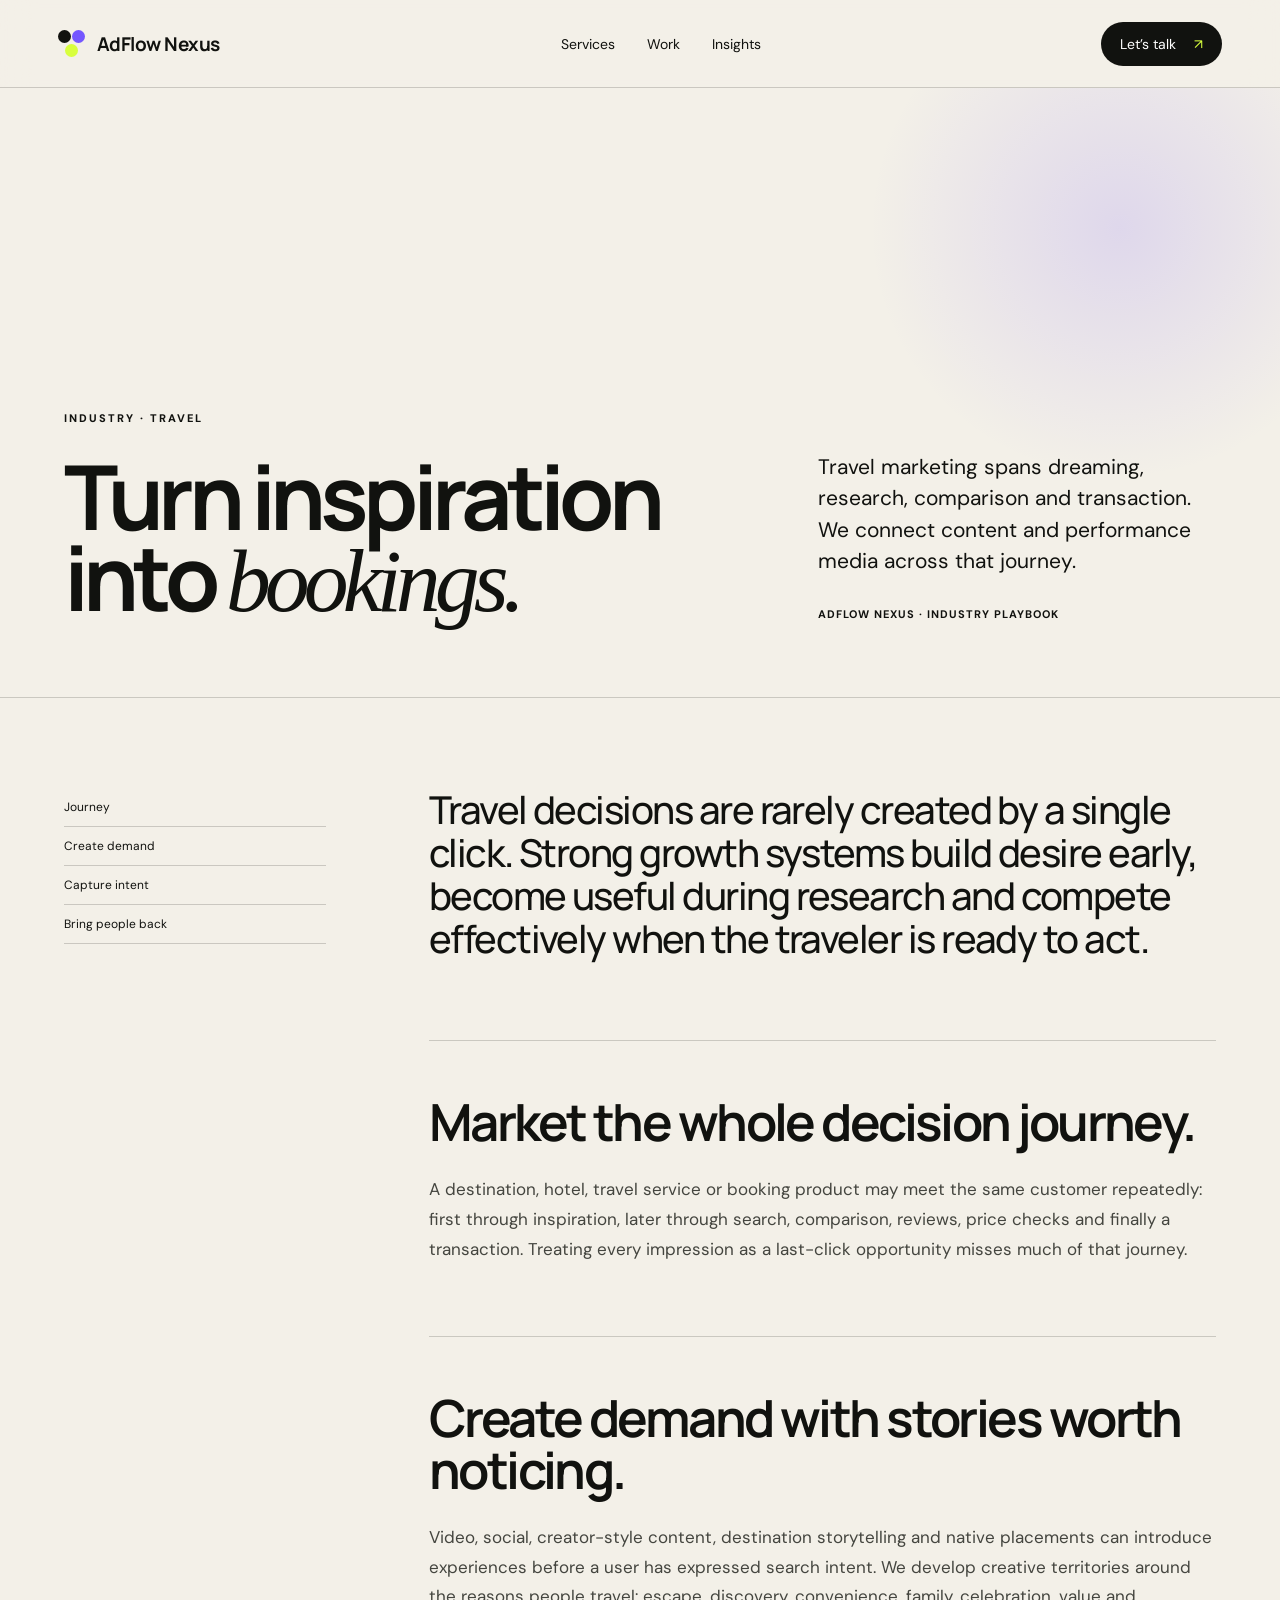
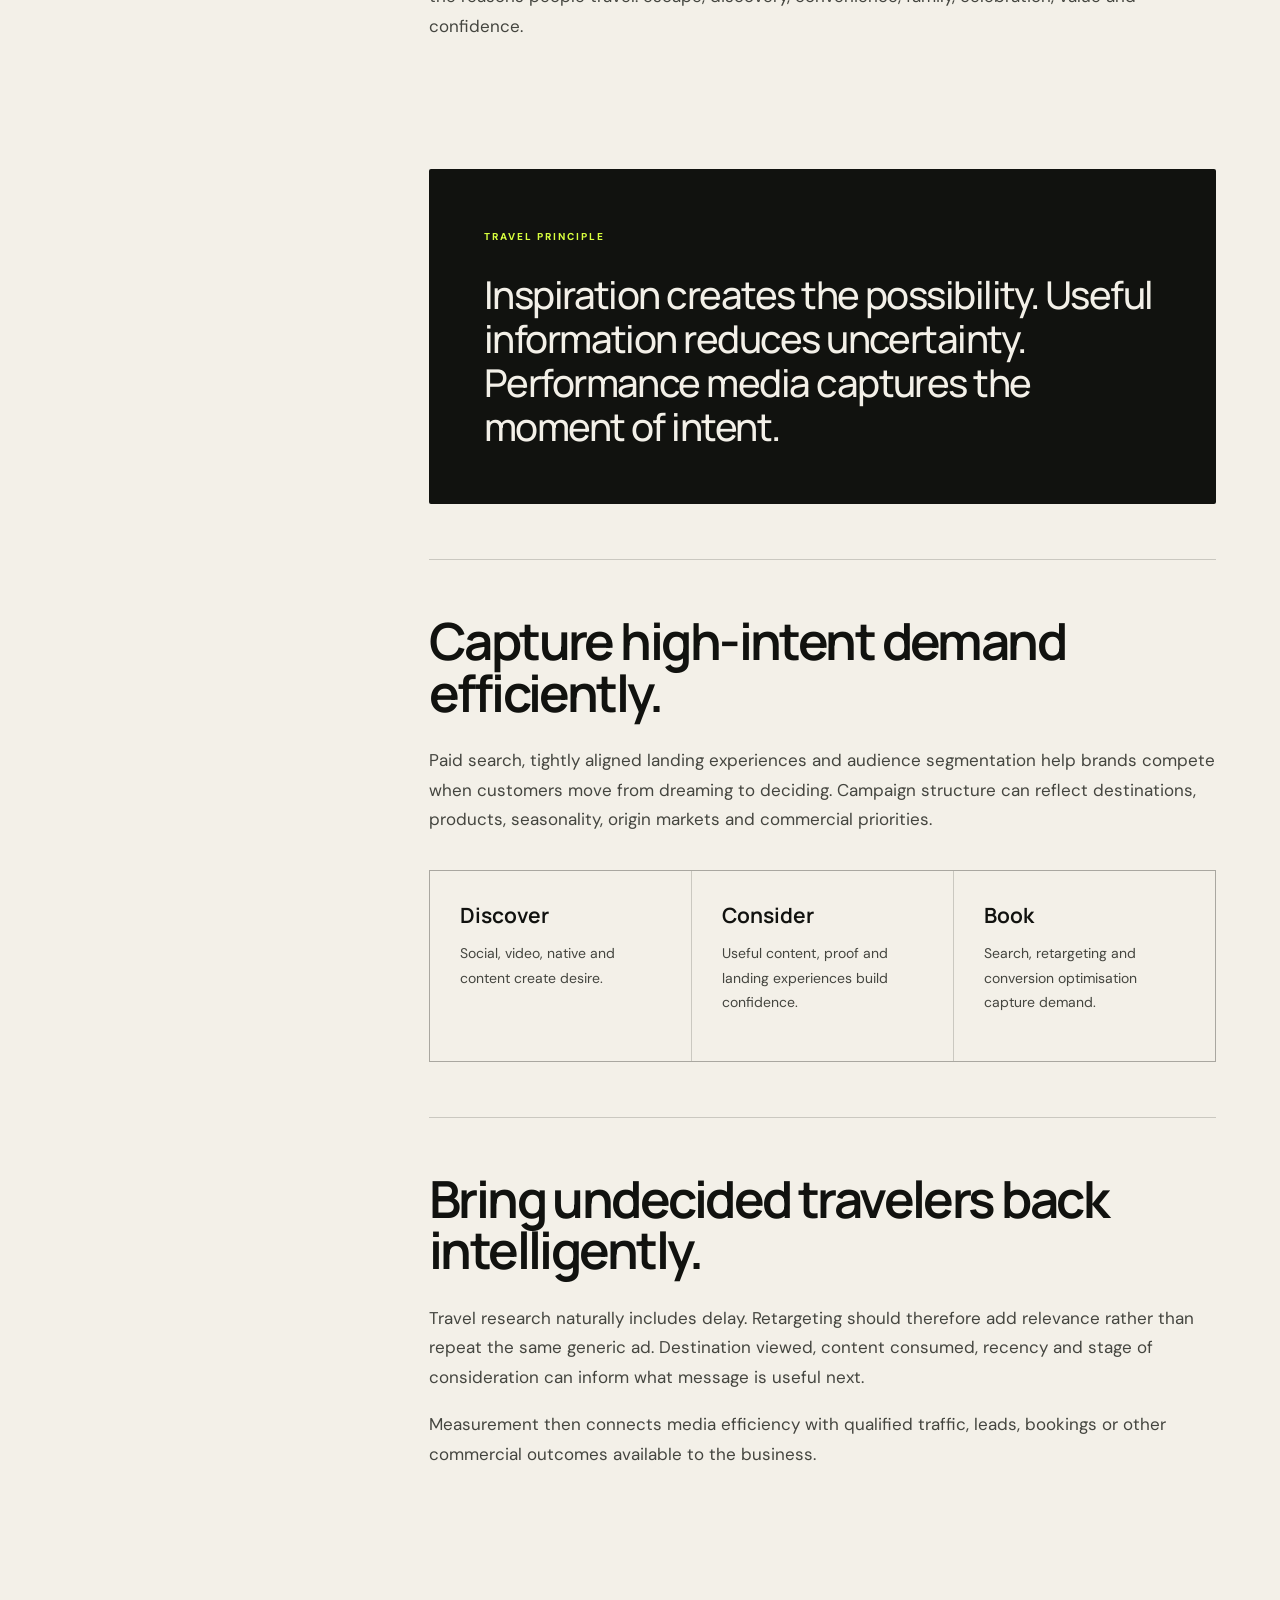
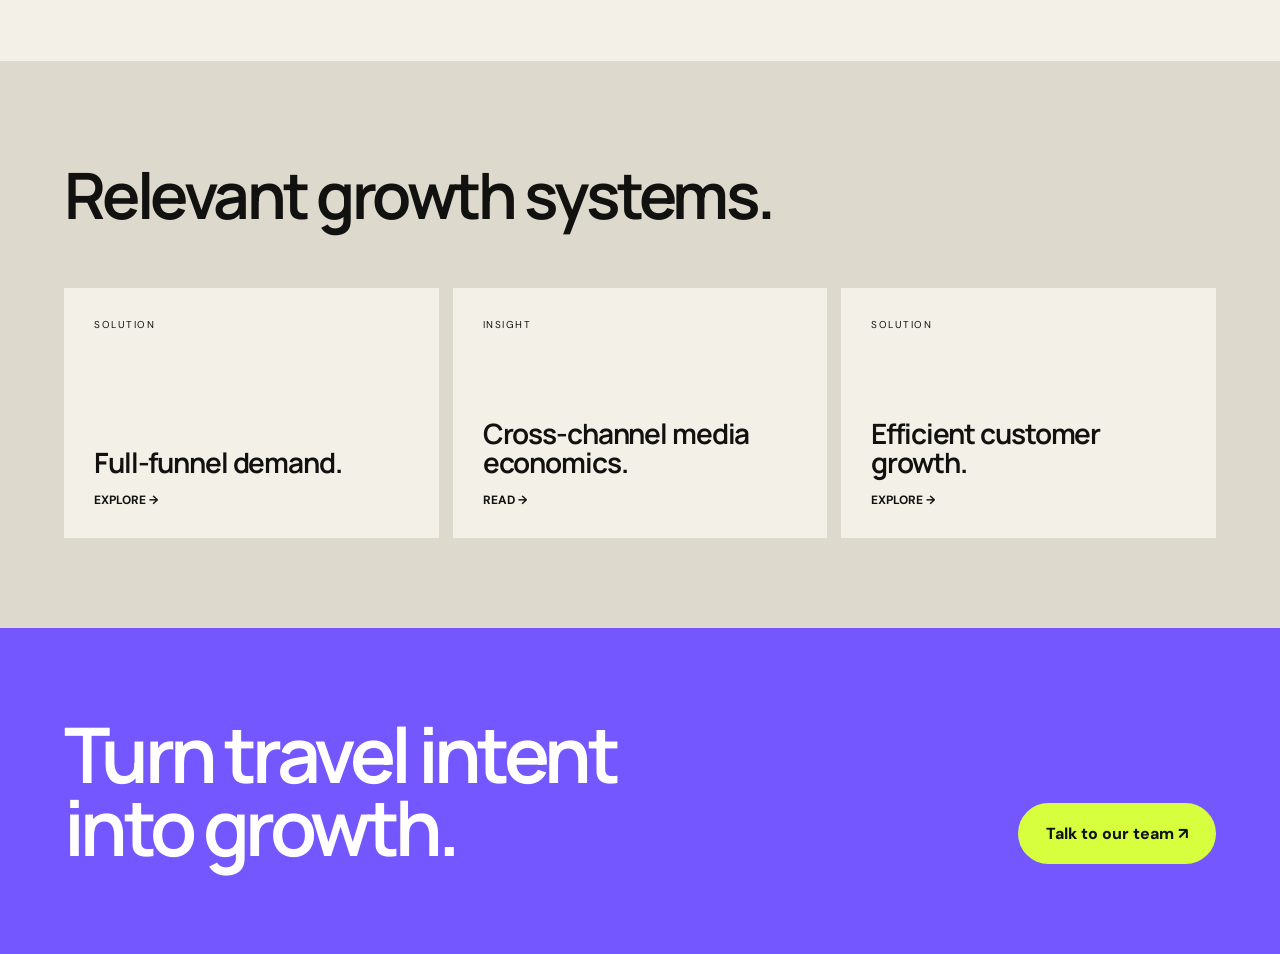
<file: industry-travel.html>
<!doctype html><html lang="en"><head><meta charset="utf-8"><meta name="viewport" content="width=device-width,initial-scale=1"><title>Travel Marketing — AdFlow Nexus</title><link rel="preconnect" href="https://fonts.googleapis.com"><link rel="preconnect" href="https://fonts.gstatic.com" crossorigin><link href="https://fonts.googleapis.com/css2?family=DM+Sans:wght@400;500;600;700&family=Manrope:wght@400;500;600;700;800&display=swap" rel="stylesheet"><link rel="stylesheet" href="styles.css"><link rel="stylesheet" href="content.css"></head><body class="content-page"><header class="site-header"><a class="brand" href="/"><span class="brand-mark"><i></i><i></i><i></i></span><span>AdFlow Nexus</span></a><nav class="desktop-nav"><a href="/#services">Services</a><a href="/#work">Work</a><a href="/#insights">Insights</a></nav><a class="header-cta" href="/#contact">Let’s talk <span>↗</span></a></header><main><section class="content-hero"><div><div class="content-type">INDUSTRY · TRAVEL</div><h1>Turn inspiration into <em>bookings.</em></h1></div><div class="content-deck">Travel marketing spans dreaming, research, comparison and transaction. We connect content and performance media across that journey.<div class="content-meta">ADFLOW NEXUS · INDUSTRY PLAYBOOK</div></div></section><section class="story"><aside class="story-nav"><a href="#journey">Journey</a><a href="#demand">Create demand</a><a href="#capture">Capture intent</a><a href="#return">Bring people back</a></aside><article class="story-body"><p class="lead">Travel decisions are rarely created by a single click. Strong growth systems build desire early, become useful during research and compete effectively when the traveler is ready to act.</p><div class="story-block" id="journey"><h2>Market the whole decision journey.</h2><p>A destination, hotel, travel service or booking product may meet the same customer repeatedly: first through inspiration, later through search, comparison, reviews, price checks and finally a transaction. Treating every impression as a last-click opportunity misses much of that journey.</p></div><div class="story-block" id="demand"><h2>Create demand with stories worth noticing.</h2><p>Video, social, creator-style content, destination storytelling and native placements can introduce experiences before a user has expressed search intent. We develop creative territories around the reasons people travel: escape, discovery, convenience, family, celebration, value and confidence.</p></div><div class="idea-panel"><span>TRAVEL PRINCIPLE</span><p>Inspiration creates the possibility. Useful information reduces uncertainty. Performance media captures the moment of intent.</p></div><div class="story-block" id="capture"><h2>Capture high-intent demand efficiently.</h2><p>Paid search, tightly aligned landing experiences and audience segmentation help brands compete when customers move from dreaming to deciding. Campaign structure can reflect destinations, products, seasonality, origin markets and commercial priorities.</p><div class="framework"><div><b>Discover</b><p>Social, video, native and content create desire.</p></div><div><b>Consider</b><p>Useful content, proof and landing experiences build confidence.</p></div><div><b>Book</b><p>Search, retargeting and conversion optimisation capture demand.</p></div></div></div><div class="story-block" id="return"><h2>Bring undecided travelers back intelligently.</h2><p>Travel research naturally includes delay. Retargeting should therefore add relevance rather than repeat the same generic ad. Destination viewed, content consumed, recency and stage of consideration can inform what message is useful next.</p><p>Measurement then connects media efficiency with qualified traffic, leads, bookings or other commercial outcomes available to the business.</p></div></article></section><section class="related"><h2>Relevant growth systems.</h2><div class="related-grid"><a class="related-card" href="solution-full-funnel.html"><span>SOLUTION</span><h3>Full-funnel demand.</h3><b>EXPLORE →</b></a><a class="related-card" href="article-media-economics.html"><span>INSIGHT</span><h3>Cross-channel media economics.</h3><b>READ →</b></a><a class="related-card" href="solution-efficient-growth.html"><span>SOLUTION</span><h3>Efficient customer growth.</h3><b>EXPLORE →</b></a></div></section><section class="content-cta"><h2>Turn travel intent<br>into growth.</h2><a href="mailto:hello@adflownexus.com">Talk to our team ↗</a></section></main></body></html>
</file>
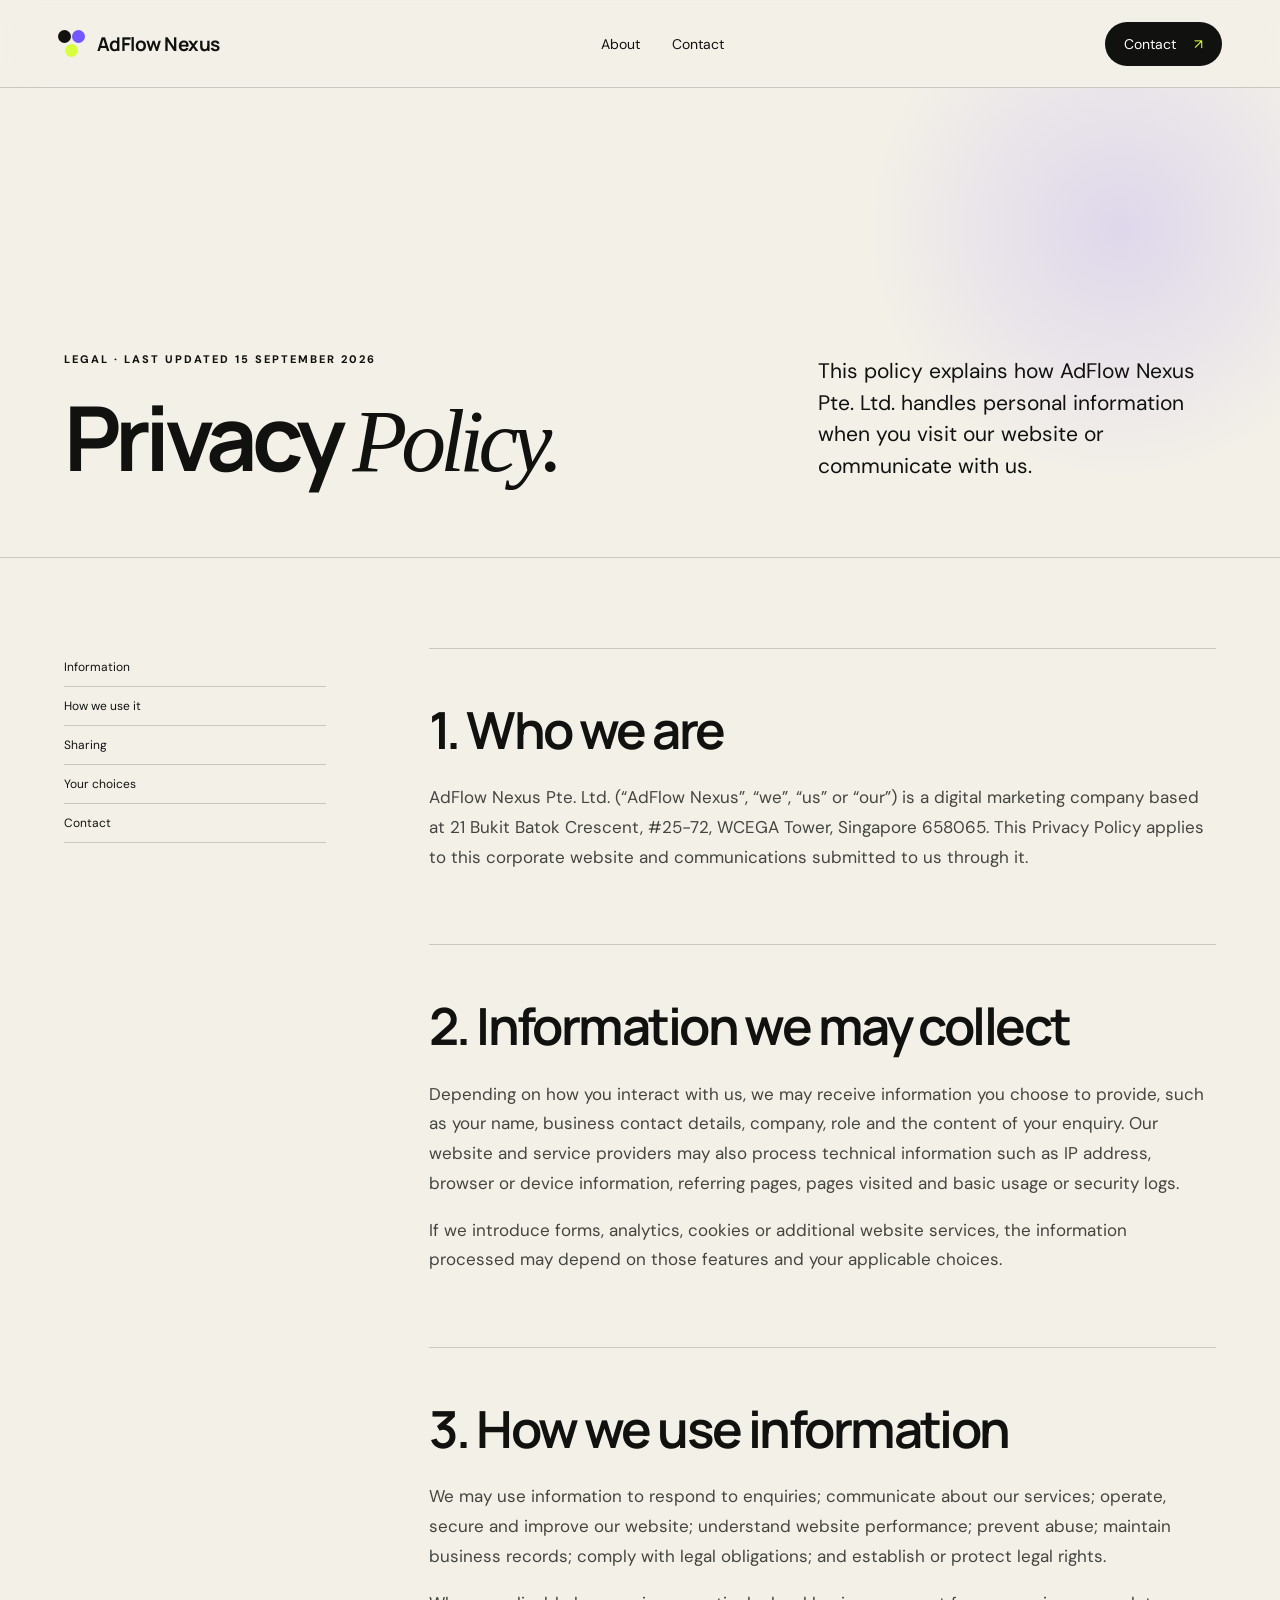
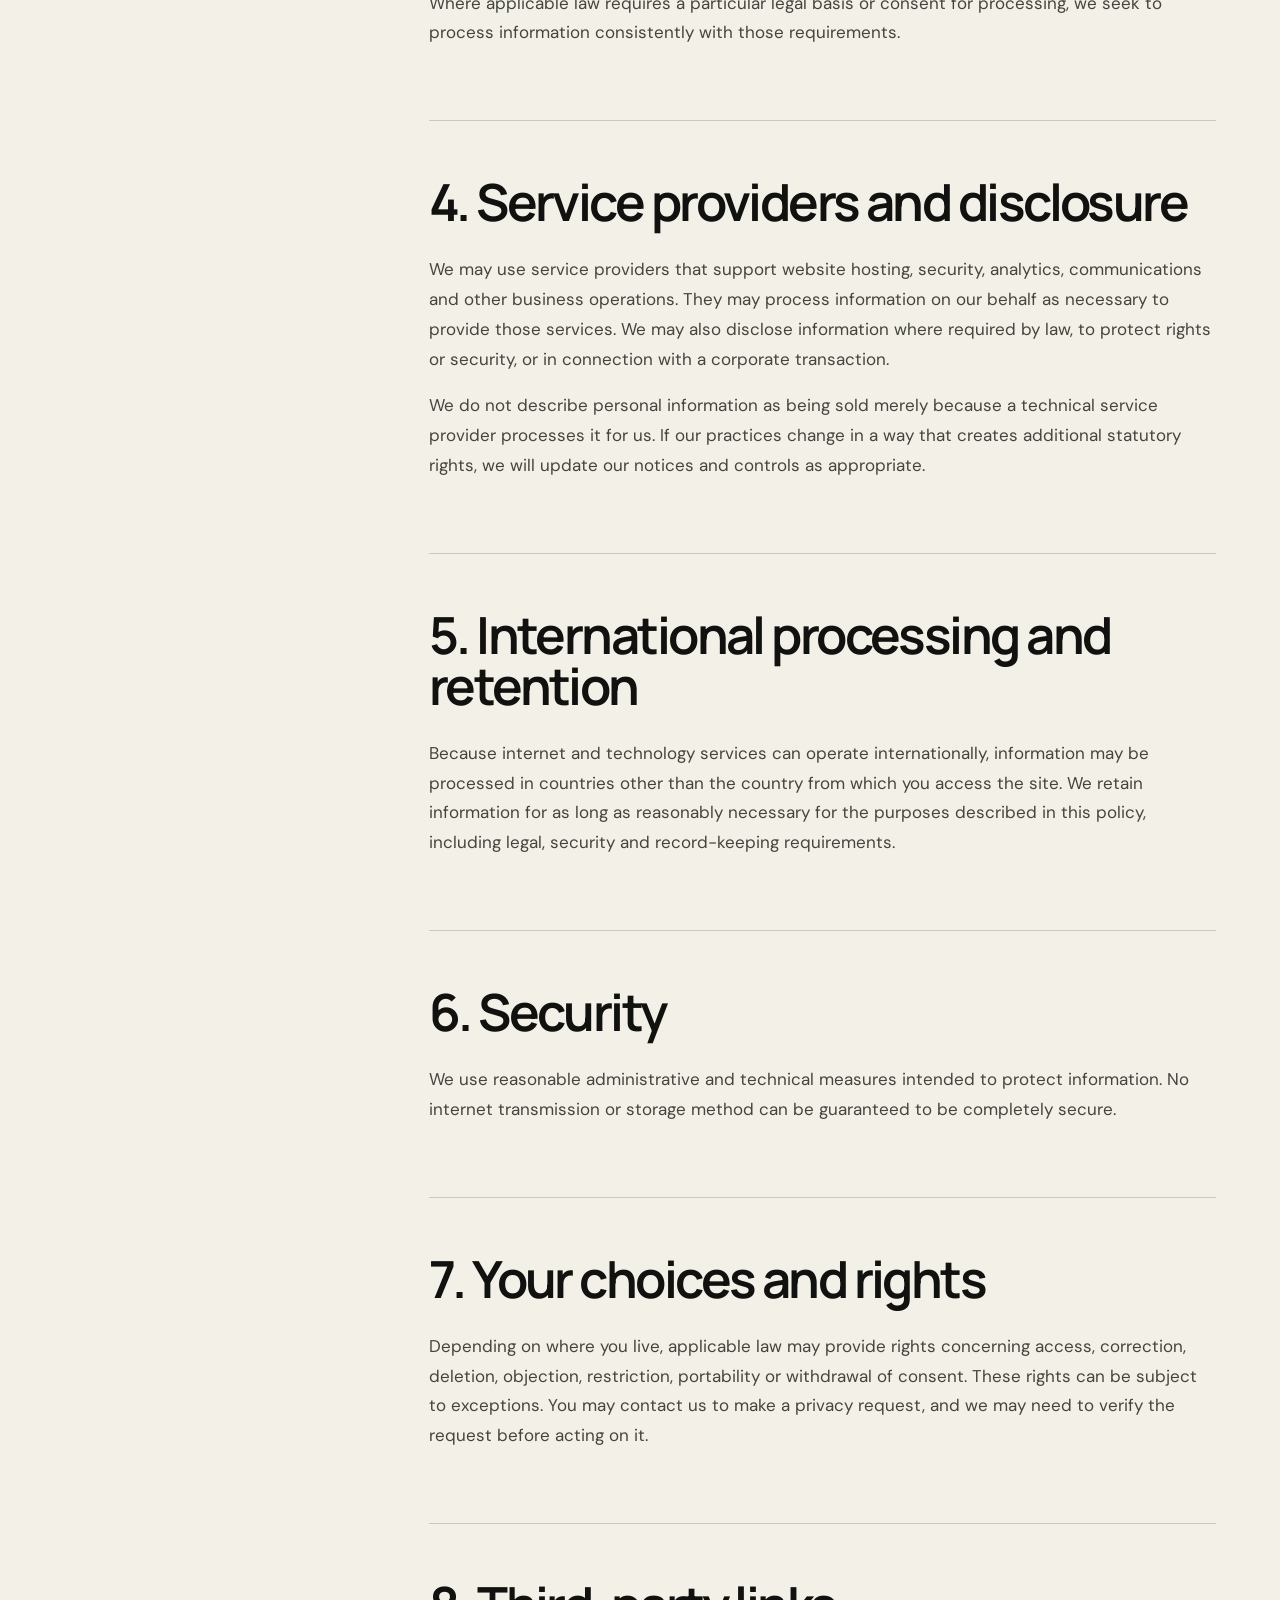
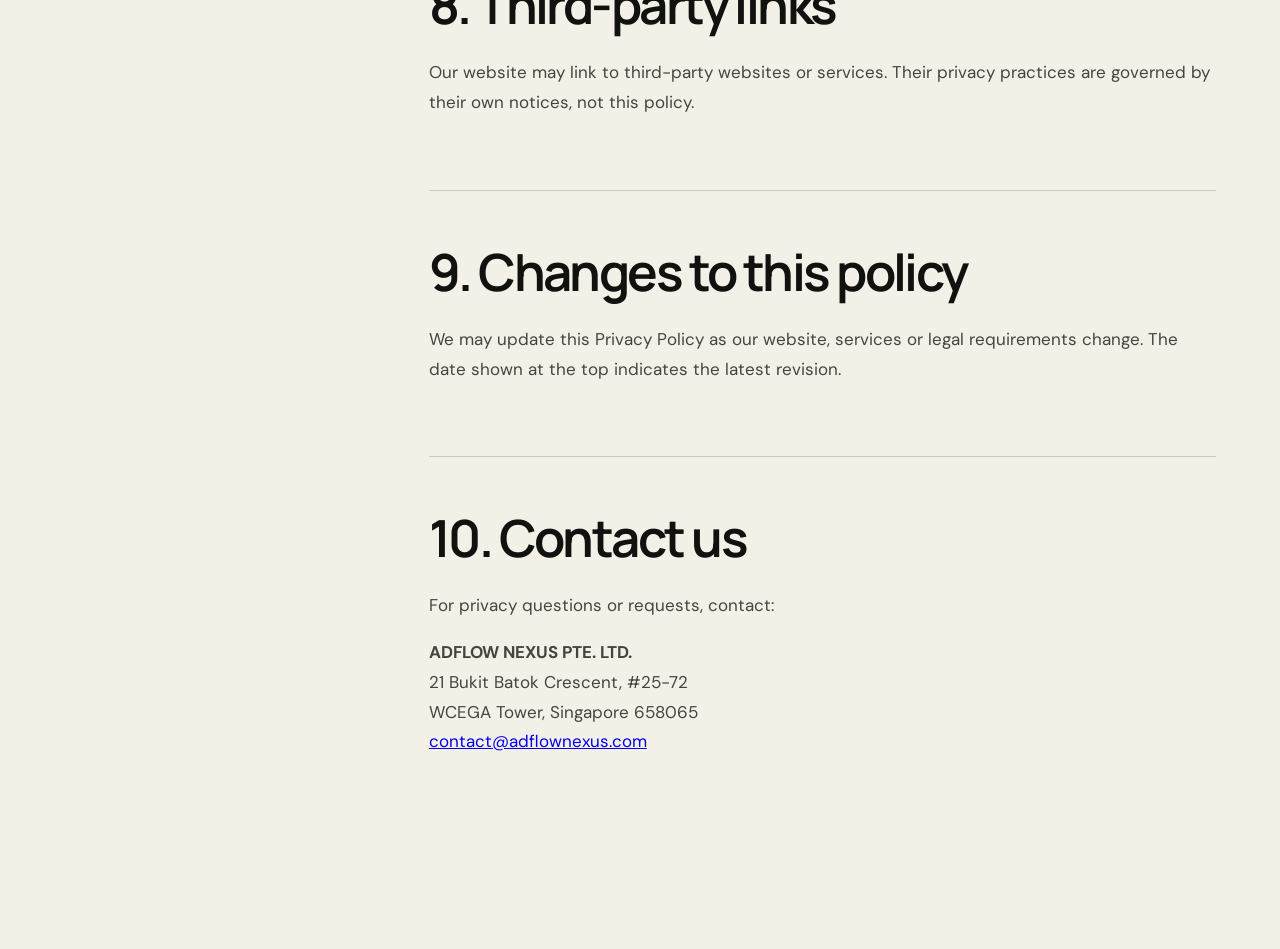
<file: privacy-policy.html>
<!doctype html><html lang="en"><head><meta charset="utf-8"><meta name="viewport" content="width=device-width,initial-scale=1"><title>Privacy Policy — AdFlow Nexus</title><meta name="description" content="Privacy Policy for AdFlow Nexus Pte. Ltd."><link rel="preconnect" href="https://fonts.googleapis.com"><link rel="preconnect" href="https://fonts.gstatic.com" crossorigin><link href="https://fonts.googleapis.com/css2?family=DM+Sans:wght@400;500;600;700&family=Manrope:wght@400;500;600;700;800&display=swap" rel="stylesheet"><link rel="stylesheet" href="styles.css"><link rel="stylesheet" href="content.css"></head><body class="content-page"><header class="site-header"><a class="brand" href="/"><span class="brand-mark"><i></i><i></i><i></i></span><span>AdFlow Nexus</span></a><nav class="desktop-nav"><a href="about.html">About</a><a href="contact.html">Contact</a></nav><a class="header-cta" href="mailto:contact@adflownexus.com">Contact <span>↗</span></a></header><main><section class="content-hero" style="min-height:470px"><div><div class="content-type">LEGAL · LAST UPDATED 15 SEPTEMBER 2026</div><h1>Privacy <em>Policy.</em></h1></div><div class="content-deck">This policy explains how AdFlow Nexus Pte. Ltd. handles personal information when you visit our website or communicate with us.</div></section><section class="story"><aside class="story-nav"><a href="#collect">Information</a><a href="#use">How we use it</a><a href="#share">Sharing</a><a href="#rights">Your choices</a><a href="#contact">Contact</a></aside><article class="story-body"><div class="story-block" id="intro"><h2>1. Who we are</h2><p>AdFlow Nexus Pte. Ltd. (“AdFlow Nexus”, “we”, “us” or “our”) is a digital marketing company based at 21 Bukit Batok Crescent, #25-72, WCEGA Tower, Singapore 658065. This Privacy Policy applies to this corporate website and communications submitted to us through it.</p></div><div class="story-block" id="collect"><h2>2. Information we may collect</h2><p>Depending on how you interact with us, we may receive information you choose to provide, such as your name, business contact details, company, role and the content of your enquiry. Our website and service providers may also process technical information such as IP address, browser or device information, referring pages, pages visited and basic usage or security logs.</p><p>If we introduce forms, analytics, cookies or additional website services, the information processed may depend on those features and your applicable choices.</p></div><div class="story-block" id="use"><h2>3. How we use information</h2><p>We may use information to respond to enquiries; communicate about our services; operate, secure and improve our website; understand website performance; prevent abuse; maintain business records; comply with legal obligations; and establish or protect legal rights.</p><p>Where applicable law requires a particular legal basis or consent for processing, we seek to process information consistently with those requirements.</p></div><div class="story-block" id="share"><h2>4. Service providers and disclosure</h2><p>We may use service providers that support website hosting, security, analytics, communications and other business operations. They may process information on our behalf as necessary to provide those services. We may also disclose information where required by law, to protect rights or security, or in connection with a corporate transaction.</p><p>We do not describe personal information as being sold merely because a technical service provider processes it for us. If our practices change in a way that creates additional statutory rights, we will update our notices and controls as appropriate.</p></div><div class="story-block"><h2>5. International processing and retention</h2><p>Because internet and technology services can operate internationally, information may be processed in countries other than the country from which you access the site. We retain information for as long as reasonably necessary for the purposes described in this policy, including legal, security and record-keeping requirements.</p></div><div class="story-block"><h2>6. Security</h2><p>We use reasonable administrative and technical measures intended to protect information. No internet transmission or storage method can be guaranteed to be completely secure.</p></div><div class="story-block" id="rights"><h2>7. Your choices and rights</h2><p>Depending on where you live, applicable law may provide rights concerning access, correction, deletion, objection, restriction, portability or withdrawal of consent. These rights can be subject to exceptions. You may contact us to make a privacy request, and we may need to verify the request before acting on it.</p></div><div class="story-block"><h2>8. Third-party links</h2><p>Our website may link to third-party websites or services. Their privacy practices are governed by their own notices, not this policy.</p></div><div class="story-block"><h2>9. Changes to this policy</h2><p>We may update this Privacy Policy as our website, services or legal requirements change. The date shown at the top indicates the latest revision.</p></div><div class="story-block" id="contact"><h2>10. Contact us</h2><p>For privacy questions or requests, contact:</p><p><strong>ADFLOW NEXUS PTE. LTD.</strong><br>21 Bukit Batok Crescent, #25-72<br>WCEGA Tower, Singapore 658065<br><a href="mailto:contact@adflownexus.com">contact@adflownexus.com</a></p></div></article></section></main></body></html>
</file>
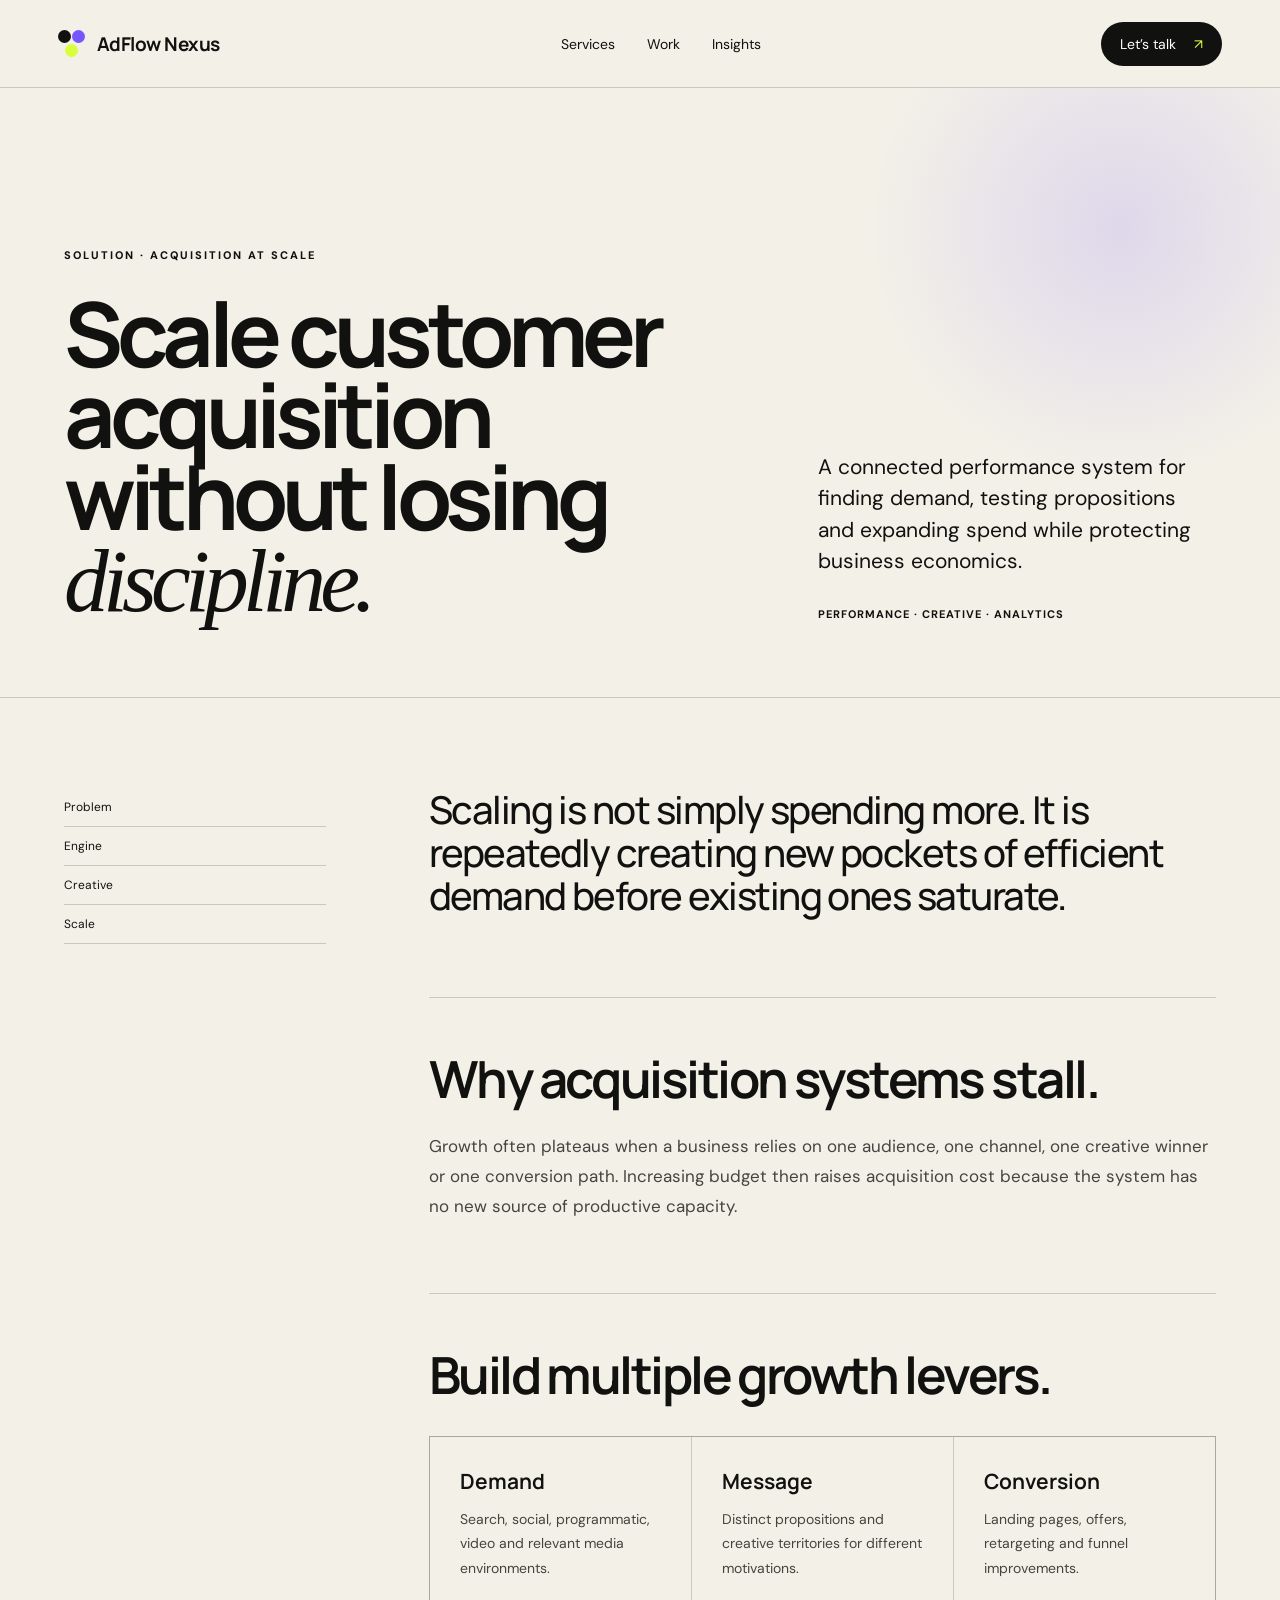
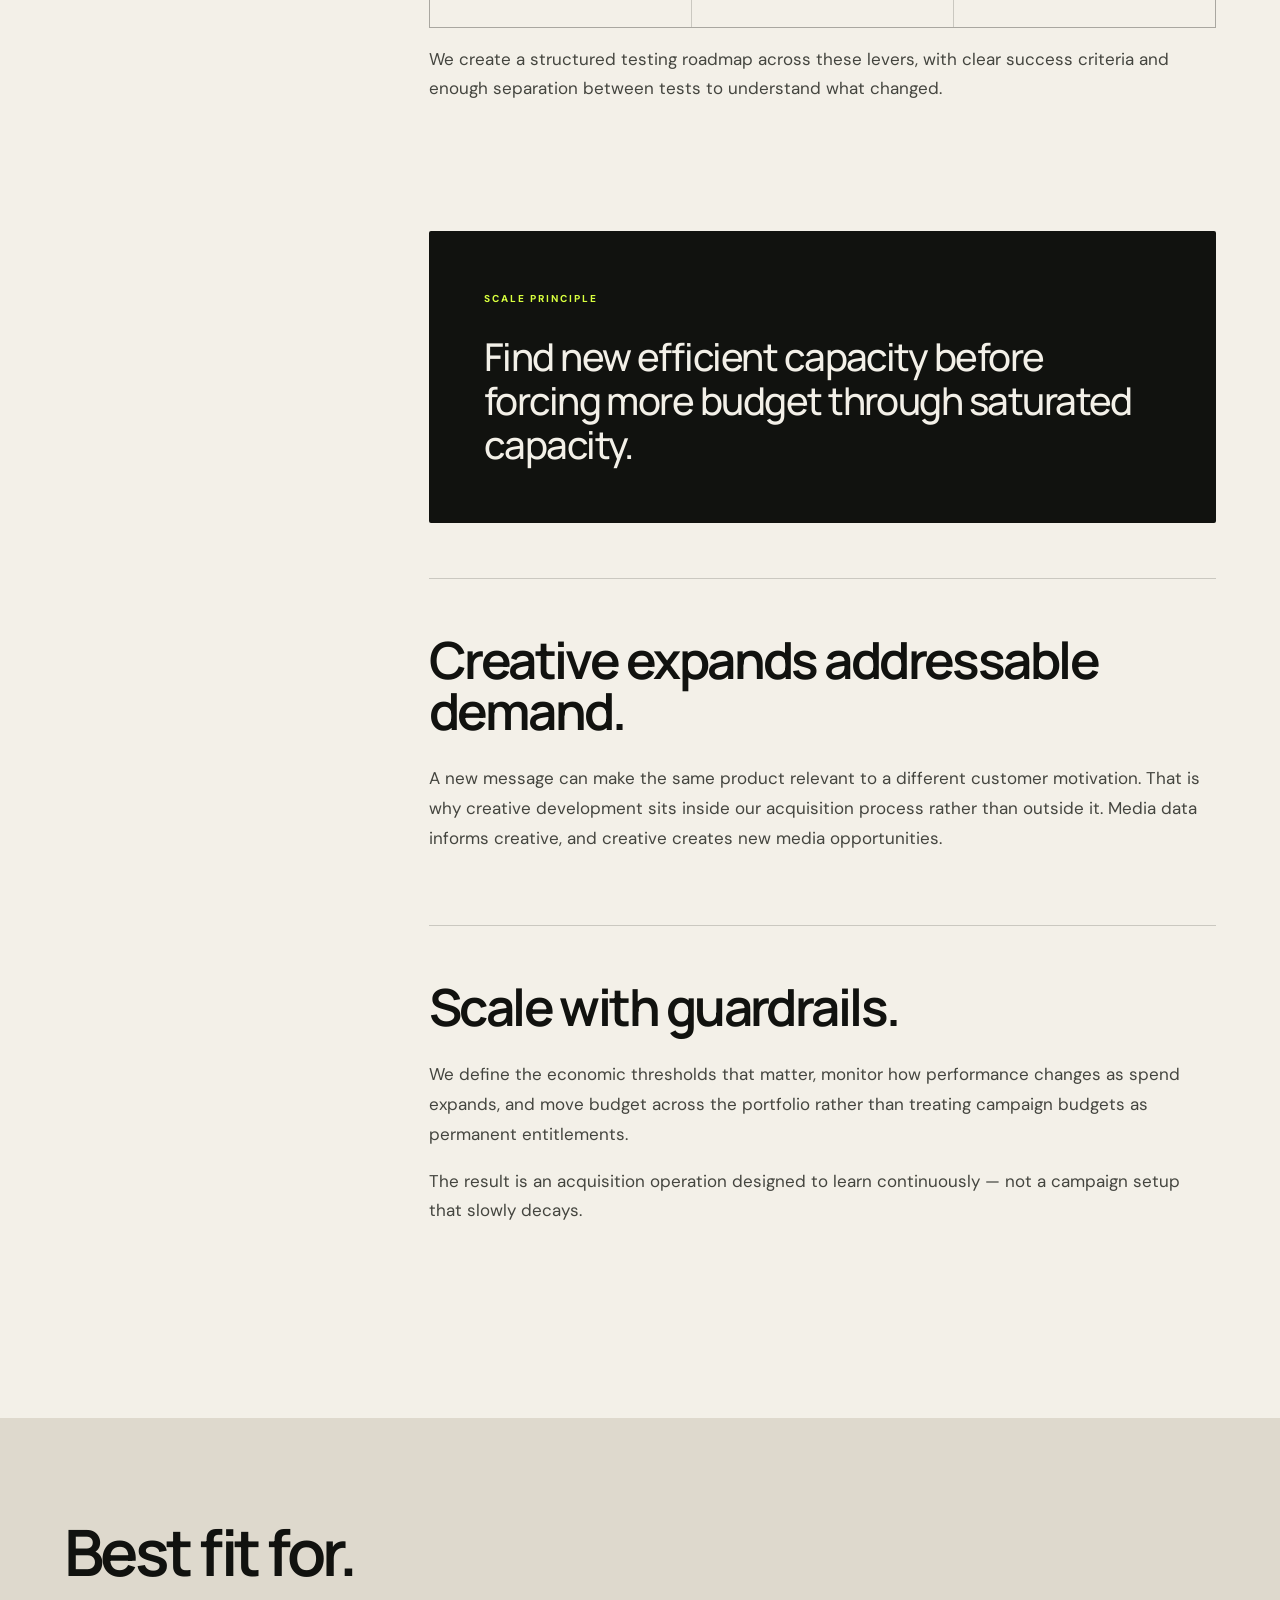
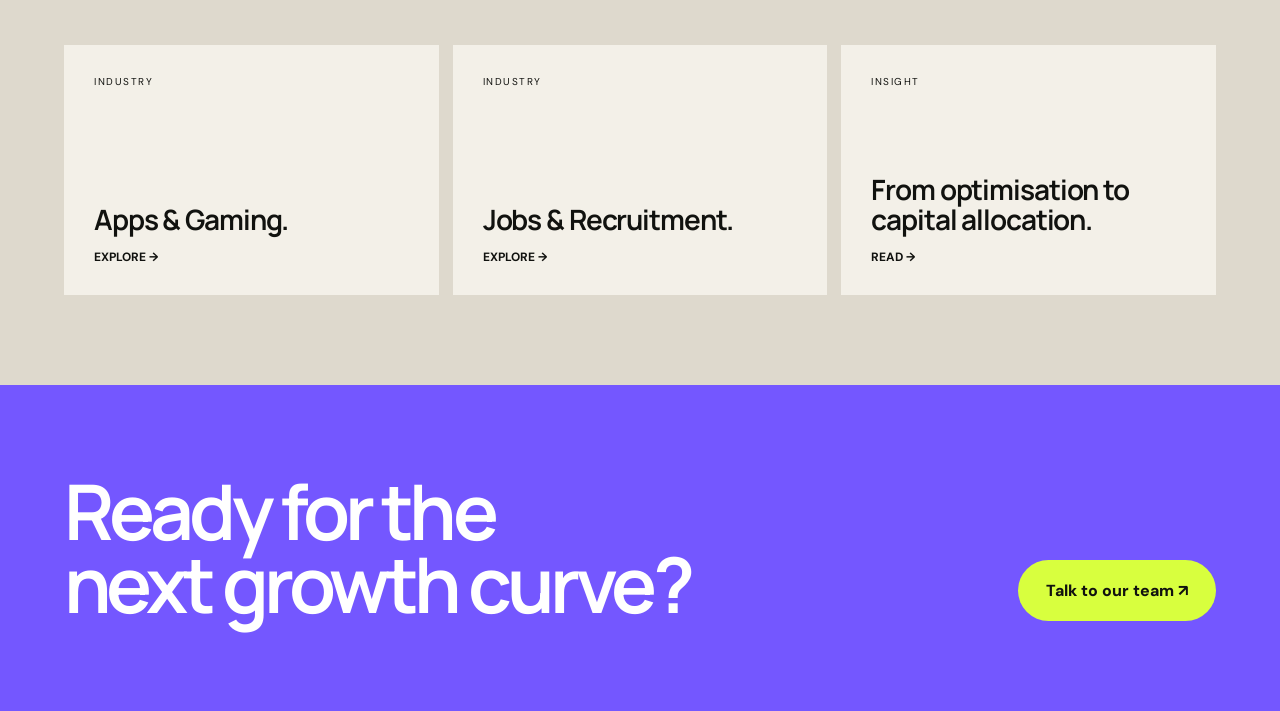
<file: solution-acquisition-scale.html>
<!doctype html><html lang="en"><head><meta charset="utf-8"><meta name="viewport" content="width=device-width,initial-scale=1"><title>Acquisition at Scale — AdFlow Nexus</title><link rel="preconnect" href="https://fonts.googleapis.com"><link rel="preconnect" href="https://fonts.gstatic.com" crossorigin><link href="https://fonts.googleapis.com/css2?family=DM+Sans:wght@400;500;600;700&family=Manrope:wght@400;500;600;700;800&display=swap" rel="stylesheet"><link rel="stylesheet" href="styles.css"><link rel="stylesheet" href="content.css"></head><body class="content-page"><header class="site-header"><a class="brand" href="/"><span class="brand-mark"><i></i><i></i><i></i></span><span>AdFlow Nexus</span></a><nav class="desktop-nav"><a href="/#services">Services</a><a href="/#work">Work</a><a href="/#insights">Insights</a></nav><a class="header-cta" href="/#contact">Let’s talk <span>↗</span></a></header><main><section class="content-hero"><div><div class="content-type">SOLUTION · ACQUISITION AT SCALE</div><h1>Scale customer acquisition without losing <em>discipline.</em></h1></div><div class="content-deck">A connected performance system for finding demand, testing propositions and expanding spend while protecting business economics.<div class="content-meta">PERFORMANCE · CREATIVE · ANALYTICS</div></div></section><section class="story"><aside class="story-nav"><a href="#problem">Problem</a><a href="#engine">Engine</a><a href="#creative">Creative</a><a href="#scale">Scale</a></aside><article class="story-body"><p class="lead">Scaling is not simply spending more. It is repeatedly creating new pockets of efficient demand before existing ones saturate.</p><div class="story-block" id="problem"><h2>Why acquisition systems stall.</h2><p>Growth often plateaus when a business relies on one audience, one channel, one creative winner or one conversion path. Increasing budget then raises acquisition cost because the system has no new source of productive capacity.</p></div><div class="story-block" id="engine"><h2>Build multiple growth levers.</h2><div class="framework"><div><b>Demand</b><p>Search, social, programmatic, video and relevant media environments.</p></div><div><b>Message</b><p>Distinct propositions and creative territories for different motivations.</p></div><div><b>Conversion</b><p>Landing pages, offers, retargeting and funnel improvements.</p></div></div><p>We create a structured testing roadmap across these levers, with clear success criteria and enough separation between tests to understand what changed.</p></div><div class="idea-panel"><span>SCALE PRINCIPLE</span><p>Find new efficient capacity before forcing more budget through saturated capacity.</p></div><div class="story-block" id="creative"><h2>Creative expands addressable demand.</h2><p>A new message can make the same product relevant to a different customer motivation. That is why creative development sits inside our acquisition process rather than outside it. Media data informs creative, and creative creates new media opportunities.</p></div><div class="story-block" id="scale"><h2>Scale with guardrails.</h2><p>We define the economic thresholds that matter, monitor how performance changes as spend expands, and move budget across the portfolio rather than treating campaign budgets as permanent entitlements.</p><p>The result is an acquisition operation designed to learn continuously — not a campaign setup that slowly decays.</p></div></article></section><section class="related"><h2>Best fit for.</h2><div class="related-grid"><a class="related-card" href="industry-apps-gaming.html"><span>INDUSTRY</span><h3>Apps & Gaming.</h3><b>EXPLORE →</b></a><a class="related-card" href="industry-jobs.html"><span>INDUSTRY</span><h3>Jobs & Recruitment.</h3><b>EXPLORE →</b></a><a class="related-card" href="article-capital-allocation.html"><span>INSIGHT</span><h3>From optimisation to capital allocation.</h3><b>READ →</b></a></div></section><section class="content-cta"><h2>Ready for the<br>next growth curve?</h2><a href="mailto:hello@adflownexus.com">Talk to our team ↗</a></section></main></body></html>
</file>
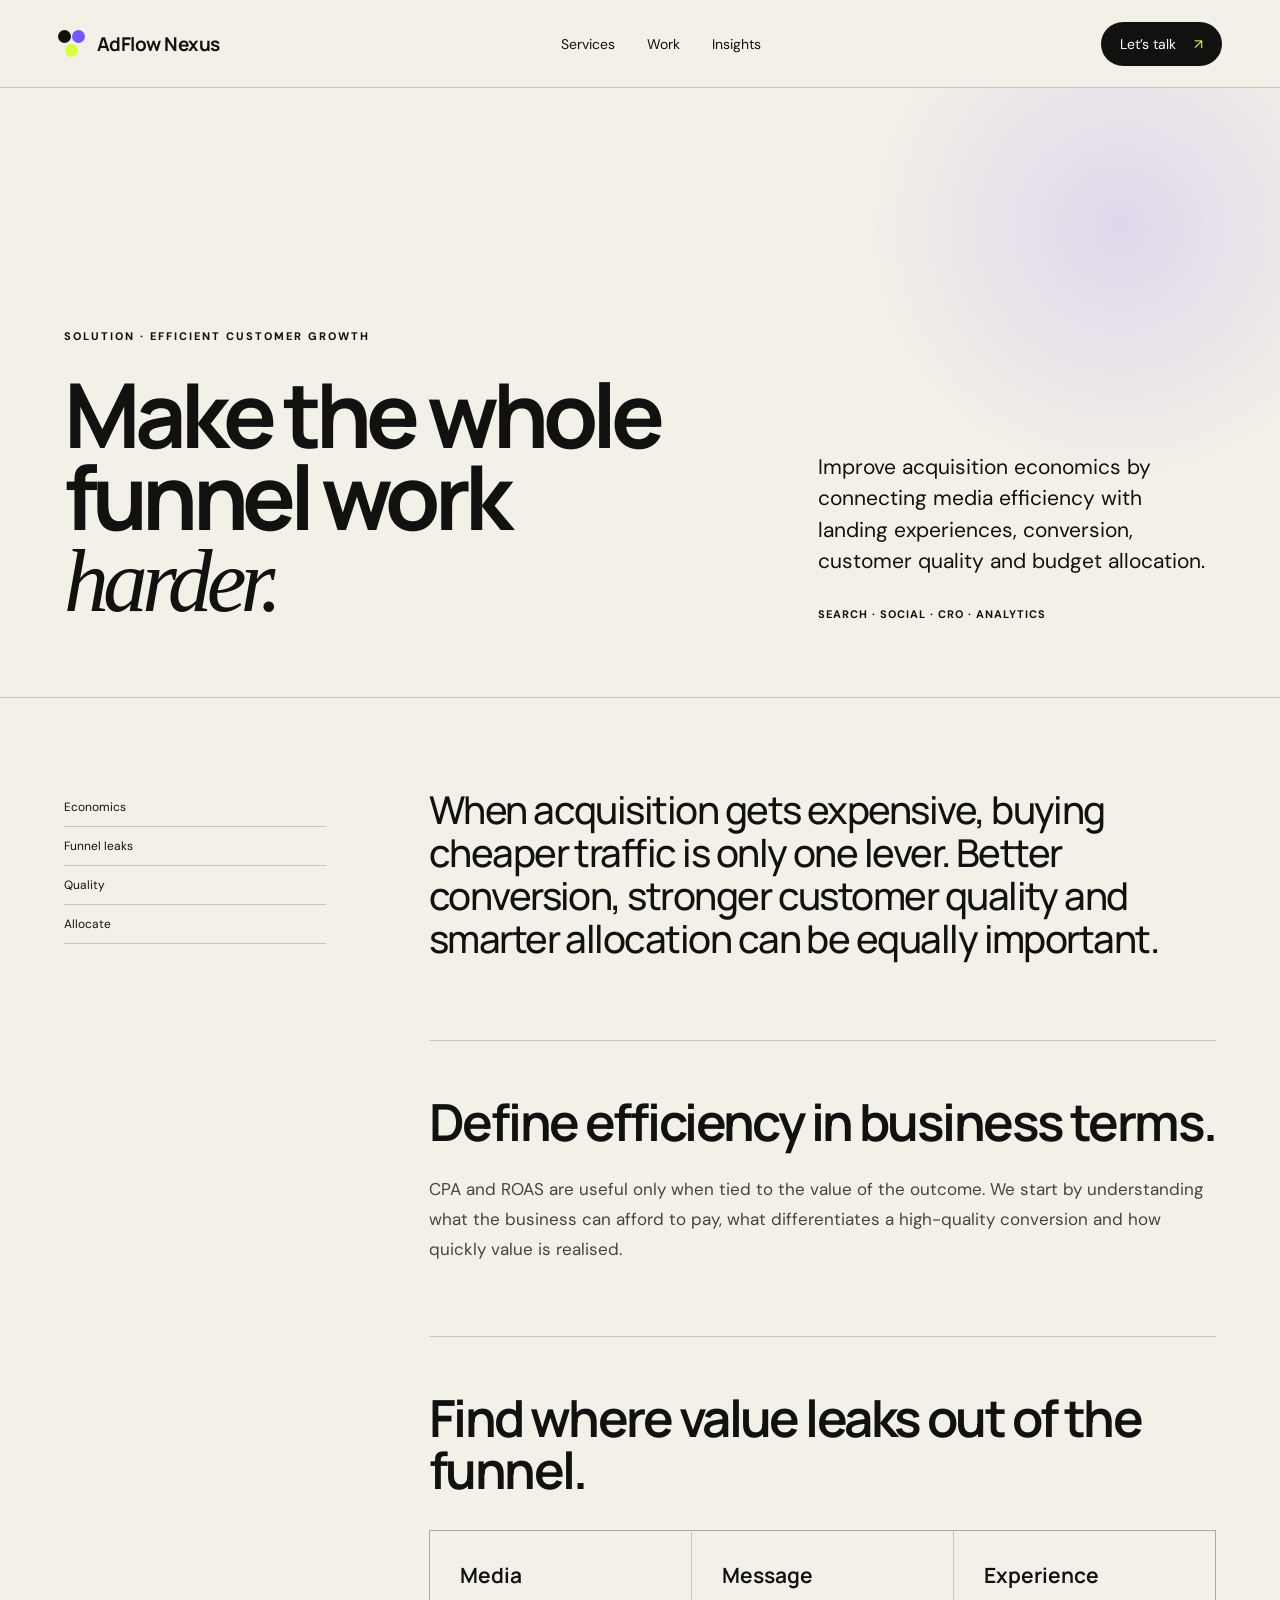
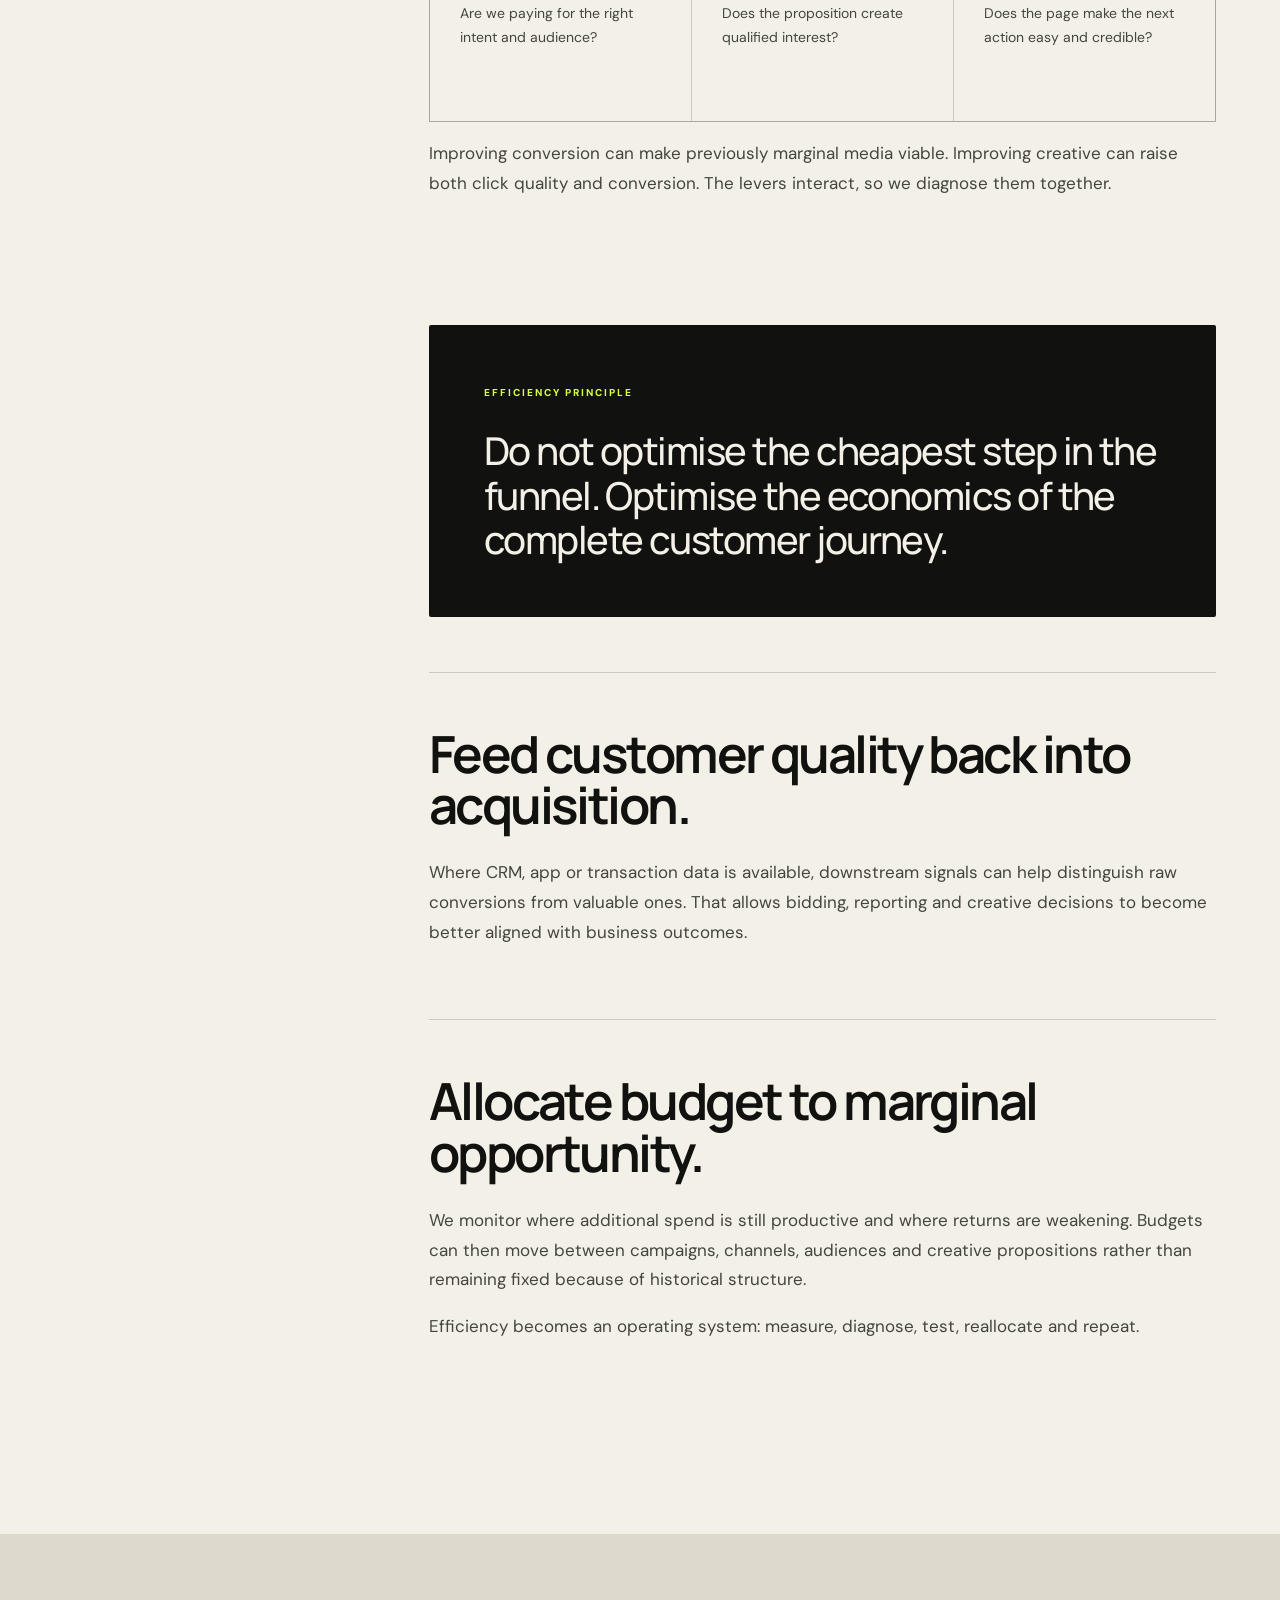
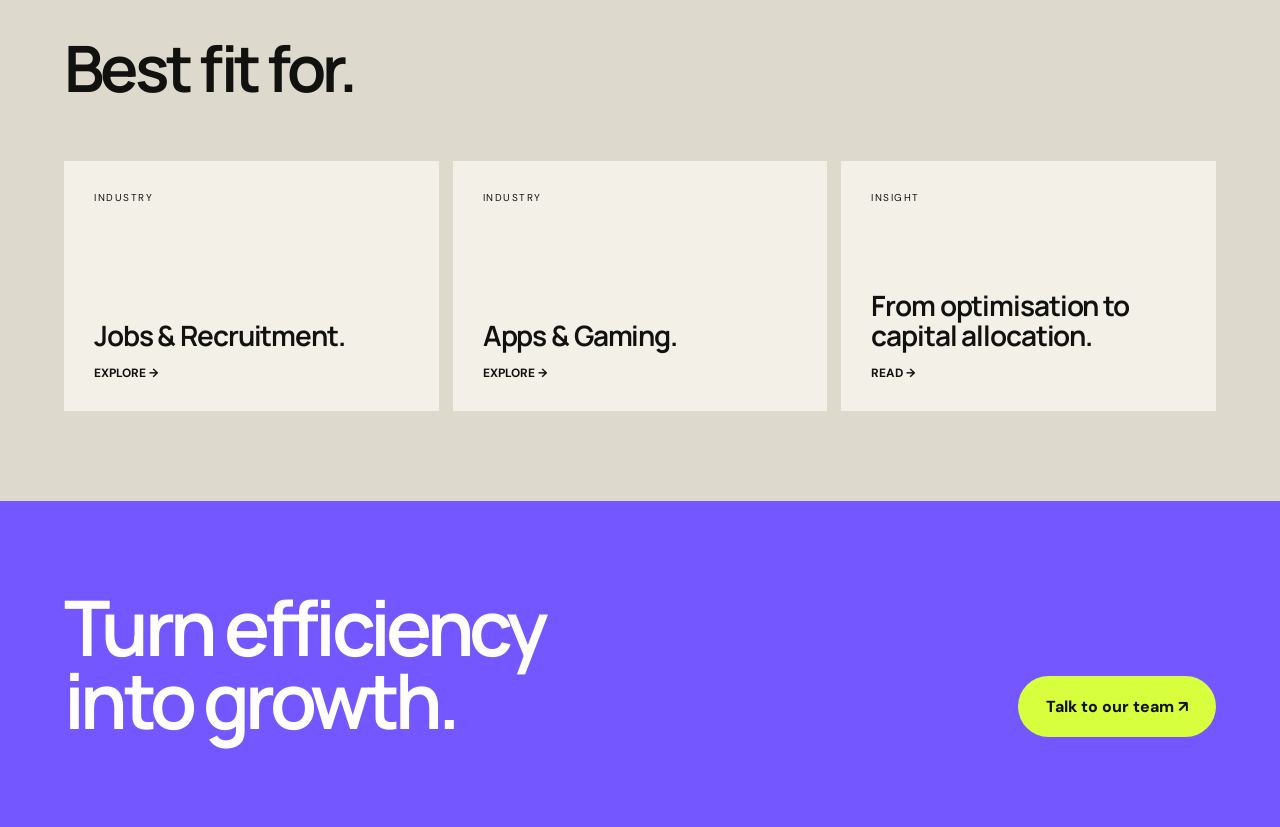
<file: solution-efficient-growth.html>
<!doctype html><html lang="en"><head><meta charset="utf-8"><meta name="viewport" content="width=device-width,initial-scale=1"><title>Efficient Customer Growth — AdFlow Nexus</title><link rel="preconnect" href="https://fonts.googleapis.com"><link rel="preconnect" href="https://fonts.gstatic.com" crossorigin><link href="https://fonts.googleapis.com/css2?family=DM+Sans:wght@400;500;600;700&family=Manrope:wght@400;500;600;700;800&display=swap" rel="stylesheet"><link rel="stylesheet" href="styles.css"><link rel="stylesheet" href="content.css"></head><body class="content-page"><header class="site-header"><a class="brand" href="/"><span class="brand-mark"><i></i><i></i><i></i></span><span>AdFlow Nexus</span></a><nav class="desktop-nav"><a href="/#services">Services</a><a href="/#work">Work</a><a href="/#insights">Insights</a></nav><a class="header-cta" href="/#contact">Let’s talk <span>↗</span></a></header><main><section class="content-hero"><div><div class="content-type">SOLUTION · EFFICIENT CUSTOMER GROWTH</div><h1>Make the whole funnel work <em>harder.</em></h1></div><div class="content-deck">Improve acquisition economics by connecting media efficiency with landing experiences, conversion, customer quality and budget allocation.<div class="content-meta">SEARCH · SOCIAL · CRO · ANALYTICS</div></div></section><section class="story"><aside class="story-nav"><a href="#economics">Economics</a><a href="#leaks">Funnel leaks</a><a href="#quality">Quality</a><a href="#allocate">Allocate</a></aside><article class="story-body"><p class="lead">When acquisition gets expensive, buying cheaper traffic is only one lever. Better conversion, stronger customer quality and smarter allocation can be equally important.</p><div class="story-block" id="economics"><h2>Define efficiency in business terms.</h2><p>CPA and ROAS are useful only when tied to the value of the outcome. We start by understanding what the business can afford to pay, what differentiates a high-quality conversion and how quickly value is realised.</p></div><div class="story-block" id="leaks"><h2>Find where value leaks out of the funnel.</h2><div class="framework"><div><b>Media</b><p>Are we paying for the right intent and audience?</p></div><div><b>Message</b><p>Does the proposition create qualified interest?</p></div><div><b>Experience</b><p>Does the page make the next action easy and credible?</p></div></div><p>Improving conversion can make previously marginal media viable. Improving creative can raise both click quality and conversion. The levers interact, so we diagnose them together.</p></div><div class="idea-panel"><span>EFFICIENCY PRINCIPLE</span><p>Do not optimise the cheapest step in the funnel. Optimise the economics of the complete customer journey.</p></div><div class="story-block" id="quality"><h2>Feed customer quality back into acquisition.</h2><p>Where CRM, app or transaction data is available, downstream signals can help distinguish raw conversions from valuable ones. That allows bidding, reporting and creative decisions to become better aligned with business outcomes.</p></div><div class="story-block" id="allocate"><h2>Allocate budget to marginal opportunity.</h2><p>We monitor where additional spend is still productive and where returns are weakening. Budgets can then move between campaigns, channels, audiences and creative propositions rather than remaining fixed because of historical structure.</p><p>Efficiency becomes an operating system: measure, diagnose, test, reallocate and repeat.</p></div></article></section><section class="related"><h2>Best fit for.</h2><div class="related-grid"><a class="related-card" href="industry-jobs.html"><span>INDUSTRY</span><h3>Jobs & Recruitment.</h3><b>EXPLORE →</b></a><a class="related-card" href="industry-apps-gaming.html"><span>INDUSTRY</span><h3>Apps & Gaming.</h3><b>EXPLORE →</b></a><a class="related-card" href="article-capital-allocation.html"><span>INSIGHT</span><h3>From optimisation to capital allocation.</h3><b>READ →</b></a></div></section><section class="content-cta"><h2>Turn efficiency<br>into growth.</h2><a href="mailto:hello@adflownexus.com">Talk to our team ↗</a></section></main></body></html>
</file>
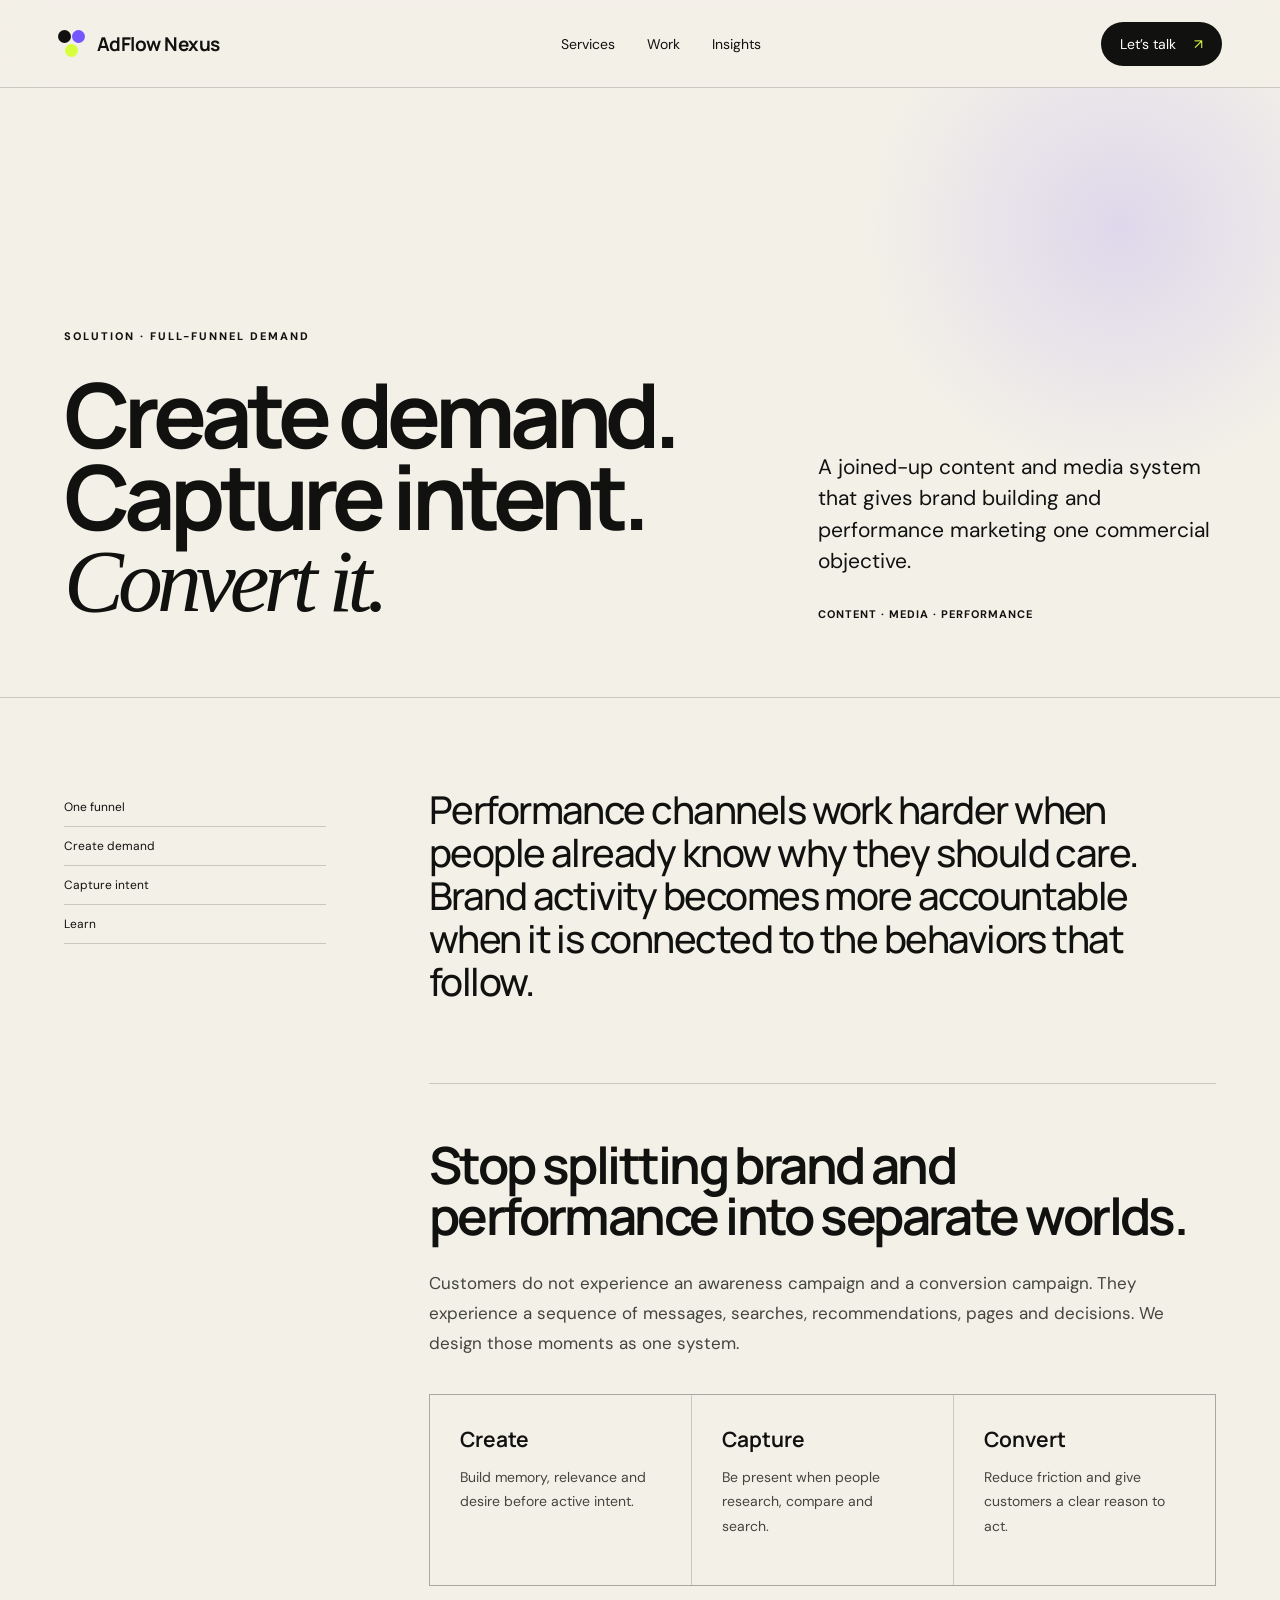
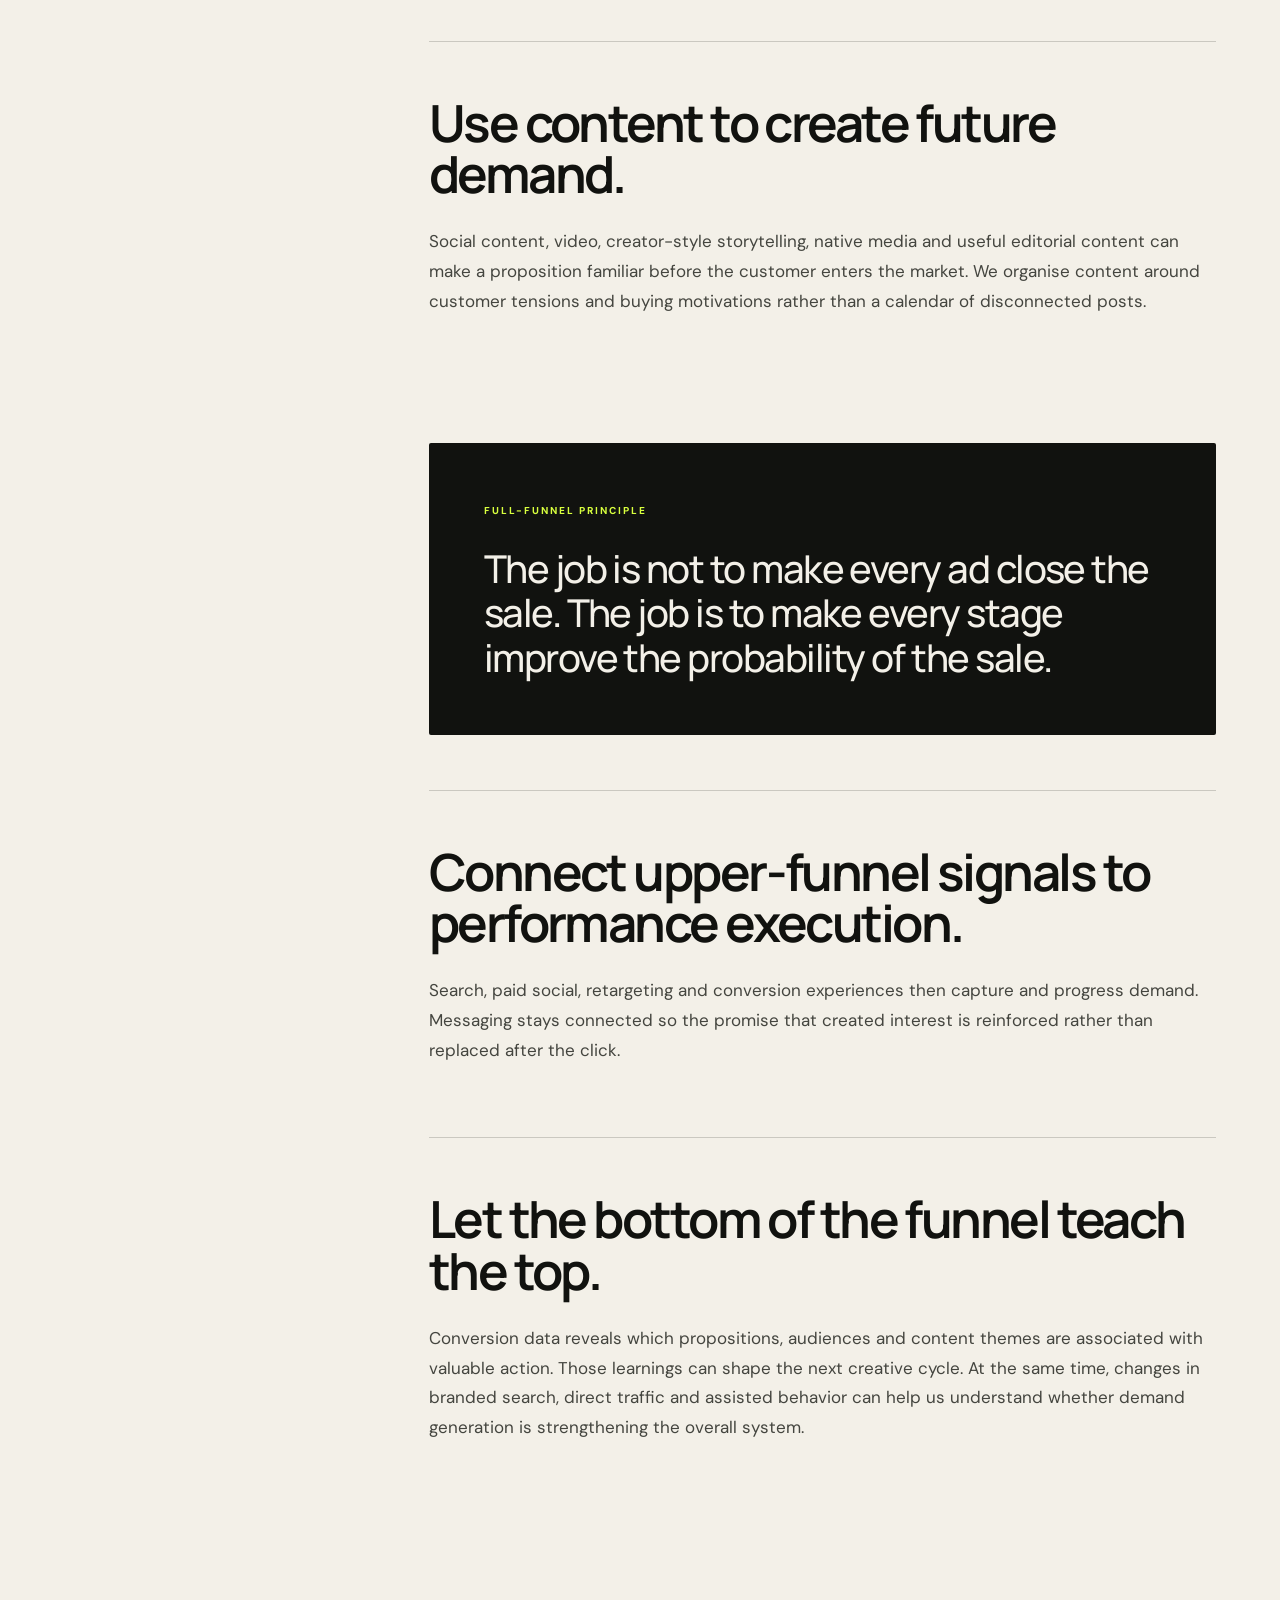
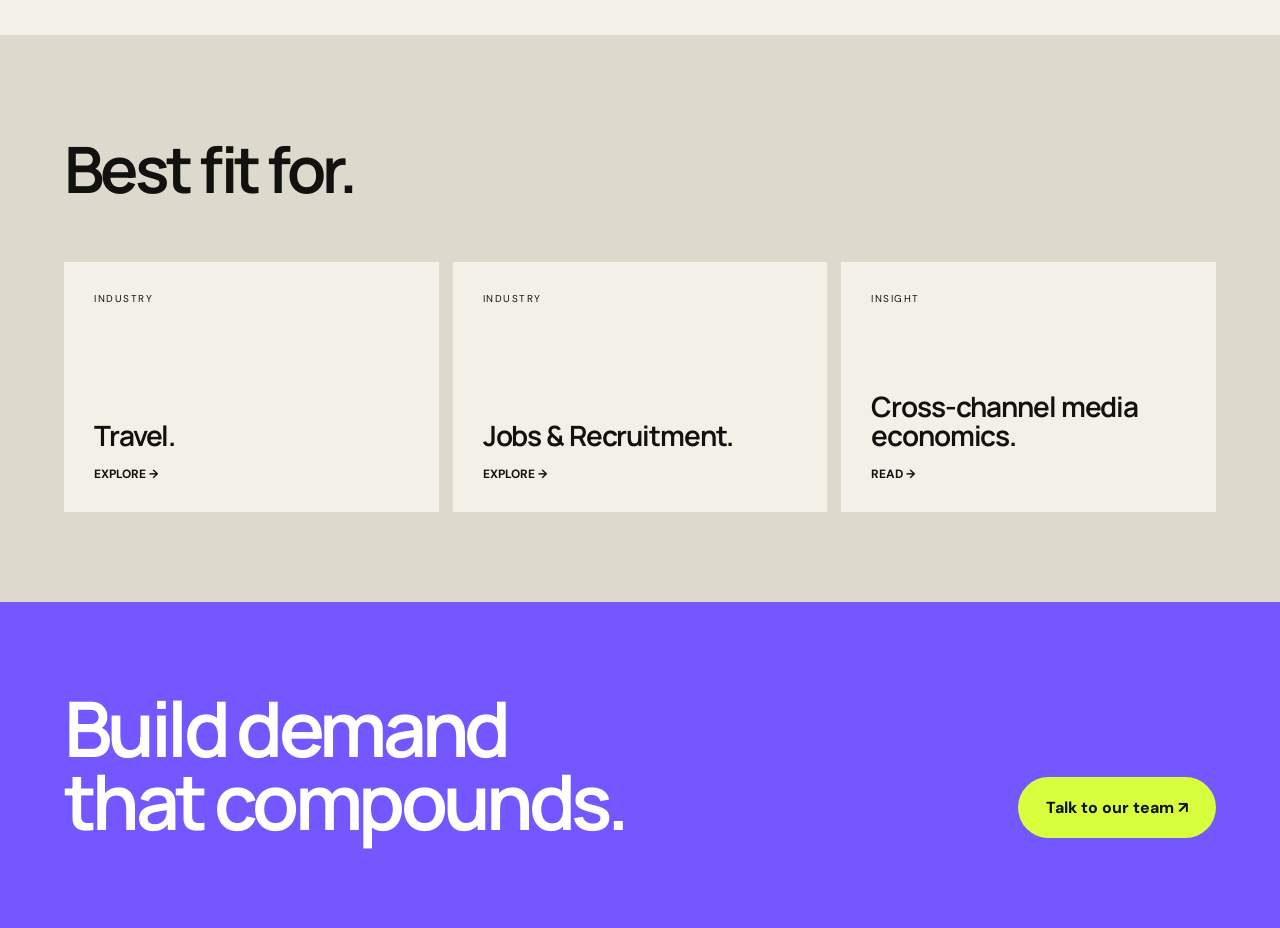
<file: solution-full-funnel.html>
<!doctype html><html lang="en"><head><meta charset="utf-8"><meta name="viewport" content="width=device-width,initial-scale=1"><title>Full-Funnel Demand — AdFlow Nexus</title><link rel="preconnect" href="https://fonts.googleapis.com"><link rel="preconnect" href="https://fonts.gstatic.com" crossorigin><link href="https://fonts.googleapis.com/css2?family=DM+Sans:wght@400;500;600;700&family=Manrope:wght@400;500;600;700;800&display=swap" rel="stylesheet"><link rel="stylesheet" href="styles.css"><link rel="stylesheet" href="content.css"></head><body class="content-page"><header class="site-header"><a class="brand" href="/"><span class="brand-mark"><i></i><i></i><i></i></span><span>AdFlow Nexus</span></a><nav class="desktop-nav"><a href="/#services">Services</a><a href="/#work">Work</a><a href="/#insights">Insights</a></nav><a class="header-cta" href="/#contact">Let’s talk <span>↗</span></a></header><main><section class="content-hero"><div><div class="content-type">SOLUTION · FULL-FUNNEL DEMAND</div><h1>Create demand. Capture intent. <em>Convert it.</em></h1></div><div class="content-deck">A joined-up content and media system that gives brand building and performance marketing one commercial objective.<div class="content-meta">CONTENT · MEDIA · PERFORMANCE</div></div></section><section class="story"><aside class="story-nav"><a href="#funnel">One funnel</a><a href="#create">Create demand</a><a href="#capture">Capture intent</a><a href="#learn">Learn</a></aside><article class="story-body"><p class="lead">Performance channels work harder when people already know why they should care. Brand activity becomes more accountable when it is connected to the behaviors that follow.</p><div class="story-block" id="funnel"><h2>Stop splitting brand and performance into separate worlds.</h2><p>Customers do not experience an awareness campaign and a conversion campaign. They experience a sequence of messages, searches, recommendations, pages and decisions. We design those moments as one system.</p><div class="framework"><div><b>Create</b><p>Build memory, relevance and desire before active intent.</p></div><div><b>Capture</b><p>Be present when people research, compare and search.</p></div><div><b>Convert</b><p>Reduce friction and give customers a clear reason to act.</p></div></div></div><div class="story-block" id="create"><h2>Use content to create future demand.</h2><p>Social content, video, creator-style storytelling, native media and useful editorial content can make a proposition familiar before the customer enters the market. We organise content around customer tensions and buying motivations rather than a calendar of disconnected posts.</p></div><div class="idea-panel"><span>FULL-FUNNEL PRINCIPLE</span><p>The job is not to make every ad close the sale. The job is to make every stage improve the probability of the sale.</p></div><div class="story-block" id="capture"><h2>Connect upper-funnel signals to performance execution.</h2><p>Search, paid social, retargeting and conversion experiences then capture and progress demand. Messaging stays connected so the promise that created interest is reinforced rather than replaced after the click.</p></div><div class="story-block" id="learn"><h2>Let the bottom of the funnel teach the top.</h2><p>Conversion data reveals which propositions, audiences and content themes are associated with valuable action. Those learnings can shape the next creative cycle. At the same time, changes in branded search, direct traffic and assisted behavior can help us understand whether demand generation is strengthening the overall system.</p></div></article></section><section class="related"><h2>Best fit for.</h2><div class="related-grid"><a class="related-card" href="industry-travel.html"><span>INDUSTRY</span><h3>Travel.</h3><b>EXPLORE →</b></a><a class="related-card" href="industry-jobs.html"><span>INDUSTRY</span><h3>Jobs & Recruitment.</h3><b>EXPLORE →</b></a><a class="related-card" href="article-media-economics.html"><span>INSIGHT</span><h3>Cross-channel media economics.</h3><b>READ →</b></a></div></section><section class="content-cta"><h2>Build demand<br>that compounds.</h2><a href="mailto:hello@adflownexus.com">Talk to our team ↗</a></section></main></body></html>
</file>
<file: styles.css>
:root{--ink:#11120f;--paper:#f3f0e8;--acid:#d8ff3e;--violet:#7457ff;--muted:#a7a59d;--line:rgba(17,18,15,.18);--darkline:rgba(255,255,255,.16)}*{box-sizing:border-box}html{scroll-behavior:smooth}body{margin:0;background:var(--paper);color:var(--ink);font-family:'DM Sans',sans-serif;overflow-x:hidden}.noise{position:fixed;inset:0;pointer-events:none;opacity:.035;z-index:100;background-image:url("data:image/svg+xml,%3Csvg viewBox='0 0 180 180' xmlns='http://www.w3.org/2000/svg'%3E%3Cfilter id='n'%3E%3CfeTurbulence type='fractalNoise' baseFrequency='.9' numOctaves='4' stitchTiles='stitch'/%3E%3C/filter%3E%3Crect width='100%25' height='100%25' filter='url(%23n)' opacity='.6'/%3E%3C/svg%3E")}.cursor-glow{position:fixed;width:420px;height:420px;border-radius:50%;background:radial-gradient(circle,rgba(116,87,255,.1),transparent 68%);pointer-events:none;z-index:1;transform:translate(-50%,-50%);opacity:0;transition:opacity .3s}.site-header{height:88px;padding:0 4.5vw;display:flex;align-items:center;justify-content:space-between;border-bottom:1px solid var(--line);position:sticky;top:0;z-index:30;background:rgba(243,240,232,.88);backdrop-filter:blur(16px);transition:height .3s,box-shadow .3s}.site-header.scrolled{height:72px;box-shadow:0 8px 30px rgba(0,0,0,.04)}.brand{display:flex;align-items:center;gap:12px;text-decoration:none;color:inherit;font:700 19px 'Manrope';letter-spacing:-.5px}.brand-mark{width:27px;height:27px;position:relative}.brand-mark i{position:absolute;width:13px;height:13px;border-radius:50%;background:var(--ink)}.brand-mark i:nth-child(2){right:0;background:var(--violet)}.brand-mark i:nth-child(3){left:7px;bottom:0;background:var(--acid)}.desktop-nav{display:flex;gap:32px}.desktop-nav a,.footer-links a{color:inherit;text-decoration:none;font-size:14px;position:relative}.desktop-nav a:after{content:"";position:absolute;left:0;right:100%;bottom:-7px;height:1px;background:currentColor;transition:right .3s}.desktop-nav a:hover:after{right:0}.header-cta,.pill-link{background:var(--ink);color:#fff;text-decoration:none;padding:13px 19px;border-radius:30px;font-size:14px;display:inline-flex;align-items:center;gap:18px;transition:transform .25s,background .25s}.header-cta span,.pill-link span{color:var(--acid)}.header-cta:hover,.pill-link:hover{transform:translateY(-2px);background:#292a25}.menu-toggle{display:none}.section-pad{padding:110px 5vw;position:relative}.connector{position:absolute;top:0;left:50%;height:44px;width:1px;background:var(--line)}.connector:after{content:"";position:absolute;width:7px;height:7px;border-radius:50%;background:var(--violet);bottom:0;left:-3px}.connector-light{background:var(--darkline)}.connector-light:after{background:var(--acid)}

/* CINEMATIC HERO */
.hero{padding-top:90px;min-height:calc(100vh - 88px);overflow:hidden;isolation:isolate}.hero:before{content:"";position:absolute;right:-1vw;top:6vh;width:min(43vw,690px);height:68vh;background:linear-gradient(180deg,rgba(17,18,15,.03),rgba(17,18,15,.22)),url('https://images.unsplash.com/photo-1521737711867-e3b97375f902?auto=format&fit=crop&w=1400&q=88') center/cover no-repeat;border-radius:42% 42% 9% 42%;filter:saturate(.75) contrast(1.04);z-index:-2;box-shadow:0 40px 90px rgba(17,18,15,.18);transform:perspective(1200px) rotateY(-5deg) rotateX(1deg)}.hero:after{content:"";position:absolute;right:28vw;top:22vh;width:190px;height:250px;border-radius:24px;background:url('https://images.unsplash.com/photo-1552664730-d307ca884978?auto=format&fit=crop&w=700&q=86') center/cover no-repeat;box-shadow:0 30px 65px rgba(17,18,15,.28);border:8px solid rgba(243,240,232,.92);z-index:-1;transform:rotate(-7deg);animation:photoFloat 6s ease-in-out infinite}.hero-wash{position:absolute;border-radius:50%;filter:blur(90px);pointer-events:none}.wash-a{width:480px;height:480px;background:rgba(116,87,255,.16);right:-180px;top:100px}.wash-b{width:350px;height:350px;background:rgba(216,255,62,.12);left:28%;bottom:-180px}.eyebrow,.section-kicker{font-size:11px;font-weight:700;letter-spacing:2px}.section-kicker{display:flex;gap:18px;margin-bottom:70px}.section-kicker span{opacity:.45}.hero-grid{display:grid;grid-template-columns:1.8fr .7fr;gap:8vw;position:relative;z-index:2}.hero h1{font:500 clamp(58px,7.1vw,116px)/.9 'Manrope';letter-spacing:-.07em;margin:20px 0 0;max-width:900px;text-shadow:0 1px 0 rgba(255,255,255,.4)}.hero h1 em,.contact h2 em{font-family:Georgia,serif;font-weight:400}.hero-side{padding-top:70px;background:rgba(243,240,232,.72);backdrop-filter:blur(8px);padding:28px;border-radius:22px;margin-top:44px;box-shadow:0 20px 60px rgba(17,18,15,.08)}.hero-side p{font-size:19px;line-height:1.5;max-width:390px}.hero-actions{display:flex;align-items:center;gap:24px;margin-top:30px}.text-link{display:inline-flex;gap:24px;color:inherit;text-decoration:none;border-bottom:1px solid;padding:10px 0;font-weight:600;font-size:14px}.hero-orbit{position:absolute;width:320px;height:320px;border:1px solid var(--line);border-radius:50%;right:5vw;bottom:34px;display:grid;place-items:center;color:inherit;text-decoration:none;transition:transform .6s cubic-bezier(.2,.8,.2,1);z-index:3;background:rgba(243,240,232,.65);backdrop-filter:blur(10px)}.hero-orbit:hover{transform:scale(1.05) rotate(5deg)}.hero-orbit:before,.hero-orbit:after{content:"";position:absolute;border:1px solid var(--line);border-radius:50%;inset:45px}.hero-orbit:after{inset:90px}.orbit-center{height:92px;width:92px;background:var(--ink);color:var(--acid);border-radius:50%;display:grid;place-items:center;font:800 22px 'Manrope';box-shadow:0 15px 50px rgba(0,0,0,.15)}.orbit-copy{position:absolute;top:-20px;font-size:10px;letter-spacing:2px}.orb{position:absolute;border-radius:50%;animation:float 4s ease-in-out infinite}.orb-a{width:25px;height:25px;background:var(--violet);top:50px;right:35px}.orb-b{width:15px;height:15px;background:var(--acid);bottom:40px;left:45px;animation-delay:-1.3s}.orb-c{width:10px;height:10px;background:var(--ink);top:145px;left:-5px;animation-delay:-2.4s}@keyframes float{50%{transform:translateY(-10px)}}@keyframes photoFloat{50%{transform:rotate(-4deg) translateY(-12px)}}.hero-strip{position:absolute;bottom:38px;left:5vw;width:48%;display:flex;flex-wrap:wrap;gap:8px;z-index:4}.hero-strip a{font-size:12px;border:1px solid var(--line);border-radius:30px;padding:8px 13px;color:inherit;text-decoration:none;background:rgba(243,240,232,.72);backdrop-filter:blur(8px);transition:.25s}.hero-strip a:hover{background:var(--ink);color:#fff;transform:translateY(-2px)}.scroll-cue{position:absolute;left:5vw;bottom:105px;font-size:9px;letter-spacing:1.5px;color:inherit;text-decoration:none;display:flex;align-items:center;gap:10px}.scroll-cue span{width:28px;height:28px;border:1px solid var(--line);border-radius:50%;position:relative}.scroll-cue span:after{content:"↓";position:absolute;inset:0;display:grid;place-items:center}

.dark-section{background:var(--ink);color:var(--paper)}.intro{padding-bottom:80px;overflow:hidden}.intro:before{content:"";position:absolute;right:4vw;bottom:-80px;width:38vw;height:360px;background:linear-gradient(180deg,transparent,rgba(17,18,15,.45)),url('https://images.unsplash.com/photo-1556761175-b413da4baf72?auto=format&fit=crop&w=1200&q=82') center/cover;border-radius:38px 38px 0 0;opacity:.28;filter:grayscale(.25)}.intro-grid{display:grid;grid-template-columns:1.2fr .8fr;gap:10vw;position:relative;z-index:2}.intro h2,.services h2,.nexus h2,.approach h2,.work h2,.industries h2,.insights h2{font:500 clamp(48px,6vw,94px)/.98 'Manrope';letter-spacing:-.06em;margin:0}.intro h2 span{color:#77776f}.intro-copy{padding-top:15px}.intro-copy p{font-size:20px;line-height:1.55;max-width:530px}.intro-copy p:nth-child(2){color:var(--acid);font-weight:700}.light-link{border-color:var(--darkline);margin-top:15px}.marquee{margin:100px -5vw 0;border-top:1px solid var(--darkline);border-bottom:1px solid var(--darkline);padding:20px 0;white-space:nowrap;overflow:hidden;position:relative;z-index:2}.marquee div{font:600 13px 'Manrope';letter-spacing:2px;animation:marquee 25s linear infinite}@keyframes marquee{to{transform:translateX(-50%)}}

.section-title-row{display:grid;grid-template-columns:1.5fr .5fr;gap:8vw;align-items:end;margin-bottom:80px}.section-title-row>p{font-size:17px;line-height:1.6;margin:0}.services{background:linear-gradient(180deg,var(--paper),#ece7dd)}.service-row{border-top:1px solid var(--line);padding:54px 24px;display:grid;grid-template-columns:.14fr .72fr .55fr .46fr;gap:3vw;align-items:center;margin:0 -24px;position:relative;overflow:hidden;transition:transform .35s,background .35s;min-height:430px}.service-row:before{content:"";position:absolute;inset:0;background:linear-gradient(90deg,rgba(116,87,255,.08),transparent 70%);transform:translateX(-100%);transition:transform .55s}.service-row[data-accent=acid]:before{background:linear-gradient(90deg,rgba(216,255,62,.2),transparent 70%)}.service-row:after{content:"";position:absolute;right:1.8vw;top:42px;width:29%;height:calc(100% - 84px);border-radius:28px;background-size:cover;background-position:center;box-shadow:0 25px 65px rgba(17,18,15,.18);transition:transform .55s cubic-bezier(.2,.8,.2,1),filter .45s;filter:saturate(.8)}#performance:after{background-image:linear-gradient(180deg,rgba(17,18,15,.03),rgba(17,18,15,.22)),url('https://images.unsplash.com/photo-1460925895917-afdab827c52f?auto=format&fit=crop&w=1000&q=86')}#content:after{background-image:linear-gradient(180deg,rgba(116,87,255,.04),rgba(17,18,15,.18)),url('https://images.unsplash.com/photo-1497366811353-6870744d04b2?auto=format&fit=crop&w=1000&q=86')}#media:after{background-image:linear-gradient(180deg,rgba(17,18,15,.03),rgba(17,18,15,.22)),url('https://images.unsplash.com/photo-1556761175-4b46a572b786?auto=format&fit=crop&w=1000&q=86')}.service-row:hover{transform:translateX(8px)}.service-row:hover:before{transform:none}.service-row:hover:after{transform:perspective(800px) rotateY(-4deg) scale(1.025);filter:saturate(1)}.service-row>*{position:relative;z-index:2}.service-number{font:500 12px 'Manrope'}.service-label{font-size:9px;letter-spacing:2px;color:var(--violet);font-weight:700;margin-bottom:12px}.service-main h3{font:500 clamp(34px,4vw,58px)/.95 'Manrope';letter-spacing:-.05em;margin:0 0 18px}.service-main p{max-width:510px;line-height:1.6;color:#5f605a}.service-link{font-size:11px;font-weight:700;color:inherit;text-decoration:none;letter-spacing:.4px}.service-link span{margin-left:8px}.service-row ul{list-style:none;padding:0;margin:0}.service-row li{padding:7px 0;font-size:13px;border-bottom:1px solid var(--line);transition:padding .2s}.service-row:hover li{padding-left:5px}.service-icon{position:absolute!important;right:24.5%;bottom:64px;width:110px;height:110px;border-radius:50%;border:1px solid var(--line);margin-left:auto;background:rgba(243,240,232,.88);backdrop-filter:blur(8px);box-shadow:0 12px 34px rgba(17,18,15,.12);z-index:3!important;transition:transform .5s}.service-row:hover .service-icon{transform:rotate(8deg) scale(1.05)}.icon-performance span{position:absolute;bottom:28px;width:12px;background:var(--ink);border-radius:10px}.icon-performance span:nth-child(1){height:22px;left:29px}.icon-performance span:nth-child(2){height:38px;left:48px;background:var(--violet)}.icon-performance span:nth-child(3){height:55px;left:67px;background:var(--acid);border:1px solid var(--ink)}.icon-content{display:grid;place-items:center;background:var(--violet);color:#fff;border:0}.icon-content span{font:500 34px Georgia}.icon-media span{position:absolute;border:1px solid var(--ink);border-radius:50%;inset:21px}.icon-media span:nth-child(2){inset:38px;background:var(--acid)}

.nexus{overflow:hidden;isolation:isolate}.nexus:before{content:"";position:absolute;right:-9vw;bottom:-160px;width:55vw;height:55vw;border-radius:50%;background:radial-gradient(circle at 35% 35%,rgba(216,255,62,.18),rgba(116,87,255,.16) 35%,transparent 67%);filter:blur(16px);z-index:-1}.nexus:after{content:"";position:absolute;left:5vw;bottom:8vh;width:290px;height:390px;border-radius:170px 170px 28px 28px;background:url('https://images.unsplash.com/photo-1551836022-d5d88e9218df?auto=format&fit=crop&w=700&q=85') center/cover;opacity:.3;mix-blend-mode:luminosity;transform:rotate(-6deg)}.nexus-grid{display:grid;grid-template-columns:.7fr 1.3fr;align-items:center;gap:8vw;position:relative;z-index:2}.nexus-copy p{font-size:18px;line-height:1.6;max-width:400px;color:#b7b5ae}.light-pill{background:var(--paper);color:var(--ink);margin-top:25px}.light-pill span{color:var(--violet)}.nexus-map{height:650px;position:relative;display:grid;place-items:center;perspective:900px}.nexus-map:before{content:"";position:absolute;width:62%;height:62%;border-radius:50%;background:radial-gradient(circle at 40% 30%,rgba(255,255,255,.08),rgba(116,87,255,.04) 45%,transparent 70%);transform:rotateX(64deg) translateY(100px);filter:blur(4px)}.ring{position:absolute;border:1px solid var(--darkline);border-radius:50%;animation:slowspin 30s linear infinite}.ring-one{width:620px;height:620px;border-style:dashed}.ring-two{width:450px;height:450px;animation-direction:reverse}.ring-three{width:280px;height:280px}@keyframes slowspin{to{transform:rotate(360deg)}}.nexus-core{width:160px;height:160px;border-radius:50%;background:linear-gradient(145deg,#e8ff82,var(--acid));color:var(--ink);display:grid;place-content:center;text-align:center;font:500 15px 'Manrope';z-index:2;box-shadow:0 30px 80px rgba(216,255,62,.18),inset 0 1px 0 rgba(255,255,255,.8);transform:translateZ(50px)}.nexus-core strong{font-size:24px}.node{position:absolute;border:1px solid var(--darkline);background:rgba(17,18,15,.72);backdrop-filter:blur(8px);border-radius:40px;padding:10px 15px;font-size:12px;z-index:3;transition:.3s}.node:hover{background:var(--violet);border-color:var(--violet);transform:scale(1.1)}.n1{top:8%;left:43%}.n2{top:25%;right:8%}.n3{top:48%;right:2%}.n4{bottom:16%;right:16%}.n5{bottom:2%;left:38%}.n6{bottom:20%;left:6%}.n7{top:48%;left:0}.n8{top:18%;left:13%}

.approach{background:linear-gradient(180deg,#f3f0e8,#eee9df)}.approach:before{content:"";position:absolute;right:4vw;top:120px;width:230px;height:160px;border-radius:20px;background:url('https://images.unsplash.com/photo-1556761175-b413da4baf72?auto=format&fit=crop&w=700&q=82') center/cover;opacity:.9;box-shadow:0 20px 50px rgba(17,18,15,.16);transform:rotate(5deg)}.flow-line{display:flex;align-items:center;justify-content:space-between;border:1px solid var(--line);border-radius:60px;padding:18px 28px;margin:-30px 0 55px;font:700 10px 'Manrope';letter-spacing:1.4px;background:rgba(255,255,255,.35);backdrop-filter:blur(10px)}.flow-line i{font-style:normal;color:var(--violet);font-size:18px}.steps{display:grid;grid-template-columns:repeat(4,1fr);border-top:1px solid var(--line);perspective:1000px}.step{padding:35px 28px 35px 0;border-right:1px solid var(--line);min-height:300px;transition:background .3s,padding .3s,transform .35s}.step:not(:first-child){padding-left:28px}.step:hover{background:rgba(116,87,255,.06);transform:translateY(-8px)}.step span{font-size:11px}.step h3{font:500 30px 'Manrope';letter-spacing:-.04em;margin-top:80px}.step p{font-size:14px;line-height:1.6;color:#66675f}.section-bridge{margin-top:45px;display:flex;justify-content:space-between;align-items:center;font-size:10px;letter-spacing:1.5px}.section-bridge a{color:inherit;text-decoration:none;font:600 14px 'DM Sans';letter-spacing:0;border-bottom:1px solid var(--line);padding-bottom:8px}.section-bridge b{color:var(--violet);margin-left:25px}

.work{background:#d9d2c5;overflow:hidden}.work:before{content:"";position:absolute;inset:0;background:linear-gradient(120deg,rgba(255,255,255,.3),transparent 35%,rgba(116,87,255,.05));pointer-events:none}.work-head{display:flex;justify-content:space-between;align-items:end;margin-bottom:70px;position:relative;z-index:2}.work-head p{max-width:350px}.case-grid{display:grid;grid-template-columns:repeat(3,1fr);gap:16px;perspective:1200px;position:relative;z-index:2}.case-card{min-height:590px;padding:25px;display:flex;flex-direction:column;transition:transform .45s cubic-bezier(.2,.8,.2,1),box-shadow .4s;overflow:hidden;position:relative}.case-card:before{content:"";position:absolute;inset:0;background-size:cover;background-position:center;opacity:.26;mix-blend-mode:multiply;transition:transform .6s,opacity .4s}.case-a:before{background-image:url('https://images.unsplash.com/photo-1516321318423-f06f85e504b3?auto=format&fit=crop&w=900&q=82')}.case-b:before{background-image:url('https://images.unsplash.com/photo-1522202176988-66273c2fd55f?auto=format&fit=crop&w=900&q=82')}.case-c:before{background-image:url('https://images.unsplash.com/photo-1460925895917-afdab827c52f?auto=format&fit=crop&w=900&q=82')}.case-card>*{position:relative;z-index:2}.case-card:hover{transform:translateY(-12px) rotateX(2deg);box-shadow:0 32px 70px rgba(0,0,0,.16)}.case-card:hover:before{transform:scale(1.06);opacity:.34}.case-a{background:var(--violet);color:#fff}.case-b{background:var(--acid)}.case-c{background:#c8c1b4}.case-top{display:flex;justify-content:space-between;font-size:10px;letter-spacing:1.5px}.case-visual{flex:1;display:grid;place-items:center;position:relative}.phone{width:115px;height:220px;border:2px solid currentColor;border-radius:22px;padding:9px;transform:rotate(-10deg);transition:transform .4s;background:rgba(255,255,255,.08);backdrop-filter:blur(5px)}.case-card:hover .phone{transform:rotate(-3deg) scale(1.05)}.phone div{height:100%;border-radius:14px;background:linear-gradient(150deg,var(--acid),transparent)}.pulse{position:absolute;width:240px;height:240px;border:1px solid rgba(255,255,255,.3);border-radius:50%}.target{width:230px;height:230px;position:relative}.target i{position:absolute;border:1px solid var(--ink);border-radius:50%;inset:0}.target i:nth-child(2){inset:35px}.target i:nth-child(3){inset:70px}.target b{position:absolute;width:28px;height:28px;background:var(--violet);border-radius:50%;left:101px;top:101px}.bars{display:flex;align-items:end;gap:9px;height:190px}.bars i{width:25px;background:var(--ink);height:35%}.bars i:nth-child(2){height:55%}.bars i:nth-child(3){height:43%;background:var(--violet)}.bars i:nth-child(4){height:75%}.bars i:nth-child(5){height:100%;background:var(--acid);border:1px solid var(--ink)}.case-bottom h3{font:500 28px 'Manrope';margin:0 0 10px}.case-bottom p{font-size:13px;max-width:280px;line-height:1.5}.case-bottom a{display:inline-block;margin-top:10px;color:inherit;font-size:11px;font-weight:700;text-decoration:none;border-bottom:1px solid currentColor;padding-bottom:4px}.case-note{font-size:11px;opacity:.55;margin-top:18px}

.industries{min-height:760px;overflow:hidden;isolation:isolate}.industries:before{content:"";position:absolute;inset:0;background:linear-gradient(90deg,rgba(17,18,15,.96) 0%,rgba(17,18,15,.83) 46%,rgba(17,18,15,.34) 100%),url('https://images.unsplash.com/photo-1497366754035-f200968a6e72?auto=format&fit=crop&w=1800&q=86') center/cover;z-index:-2}.industries:after{content:"";position:absolute;right:7vw;top:18%;width:290px;height:380px;border:1px solid rgba(255,255,255,.25);border-radius:160px 160px 28px 28px;box-shadow:0 0 0 22px rgba(216,255,62,.05),0 0 0 44px rgba(116,87,255,.04);z-index:-1}.industries h2{margin-bottom:70px;max-width:850px}.industry-list{display:flex;flex-wrap:wrap;gap:12px;max-width:850px}.industry-list span{border:1px solid var(--darkline);border-radius:50px;padding:17px 25px;font:500 18px 'Manrope';transition:.25s;background:rgba(17,18,15,.36);backdrop-filter:blur(10px)}.industry-list span:hover{background:var(--violet);border-color:var(--violet);transform:translateY(-3px)}.industry-list span:nth-child(3n+1){background:var(--acid);color:var(--ink);border-color:var(--acid)}

.insights{background:#f3f0e8}.article-grid{display:grid;grid-template-columns:repeat(3,1fr);gap:20px}.article-card{border-top:1px solid var(--line);padding:22px 18px 0;min-height:390px;display:flex;flex-direction:column;transition:.3s;margin:0 -18px;overflow:hidden;position:relative}.article-card:before{content:"";position:absolute;right:18px;top:58px;width:110px;height:110px;border-radius:16px;background-size:cover;background-position:center;opacity:.82;filter:saturate(.7);transition:.35s}.article-card:nth-child(1):before{background-image:url('https://images.unsplash.com/photo-1558655146-9f40138edfeb?auto=format&fit=crop&w=500&q=80')}.article-card:nth-child(2):before{background-image:url('https://images.unsplash.com/photo-1460925895917-afdab827c52f?auto=format&fit=crop&w=500&q=80')}.article-card:nth-child(3):before{background-image:url('https://images.unsplash.com/photo-1556761175-b413da4baf72?auto=format&fit=crop&w=500&q=80')}.article-card:hover{background:rgba(116,87,255,.07);transform:translateY(-5px)}.article-card:hover:before{transform:scale(1.06) rotate(2deg);filter:saturate(1)}.article-card>span{font-size:10px;letter-spacing:1.5px}.article-card h3{font:500 28px/1.15 'Manrope';letter-spacing:-.04em;margin-top:185px}.article-meta{margin-top:auto;border-top:1px solid var(--line);padding:18px 0;font-size:10px;display:flex;justify-content:space-between}

.contact{background:var(--violet);color:#fff;position:relative;overflow:hidden;min-height:760px}.contact:before{content:"";position:absolute;right:-8vw;top:0;width:48vw;height:100%;background:linear-gradient(90deg,rgba(116,87,255,.88),rgba(116,87,255,.24)),url('https://images.unsplash.com/photo-1551836022-d5d88e9218df?auto=format&fit=crop&w=1200&q=86') center/cover;mix-blend-mode:screen;opacity:.36}.contact:after{content:"";position:absolute;width:500px;height:500px;border:1px solid rgba(255,255,255,.18);border-radius:50%;right:-150px;bottom:-250px;box-shadow:0 0 0 80px rgba(255,255,255,.025),0 0 0 160px rgba(255,255,255,.018)}.contact-glow{position:absolute;width:600px;height:600px;background:var(--acid);filter:blur(150px);opacity:.15;right:-100px;top:-100px}.contact h2{font:500 clamp(58px,8vw,125px)/.9 'Manrope';letter-spacing:-.07em;margin:0;position:relative}.contact h2 em{color:var(--acid)}.contact-foot{display:flex;justify-content:space-between;align-items:end;margin-top:90px;position:relative}.contact-foot p{max-width:430px;font-size:18px;line-height:1.5}.big-cta{background:var(--acid);color:var(--ink);text-decoration:none;border-radius:60px;padding:23px 30px;font-weight:700;transition:.3s}.big-cta:hover{transform:scale(1.04);box-shadow:0 15px 40px rgba(0,0,0,.18)}.big-cta span{margin-left:50px}footer{background:var(--ink);color:var(--paper);padding:65px 5vw 35px}.footer-links{display:flex;gap:30px;margin:65px 0}.footer-bottom{border-top:1px solid var(--darkline);padding-top:25px;display:flex;justify-content:space-between;font-size:11px;color:#8f8e88}.reveal{opacity:0;transform:translateY(24px);transition:opacity .8s ease,transform .8s ease}.reveal.visible{opacity:1;transform:none}

@media(max-width:1100px){.hero:before{opacity:.52;right:-12vw}.hero:after{right:19vw}.hero-grid{grid-template-columns:1.6fr .8fr}.service-row{grid-template-columns:.12fr .8fr .58fr .34fr}.service-row:after{width:25%}.service-icon{right:21%}}
@media(max-width:900px){.cursor-glow{display:none}.desktop-nav,.header-cta{display:none}.menu-toggle{display:block;border:0;background:none;width:35px}.menu-toggle span{height:1px;background:var(--ink);display:block;margin:7px}.section-pad{padding:80px 6vw}.hero{min-height:930px}.hero:before{width:72vw;height:48vh;top:auto;bottom:0;right:-8vw;border-radius:44% 10% 0 44%;opacity:.68}.hero:after{display:none}.hero-grid,.intro-grid,.section-title-row,.nexus-grid{grid-template-columns:1fr}.hero-side{padding:22px;max-width:430px}.hero-orbit{width:240px;height:240px;right:6vw;bottom:55px}.hero-strip,.scroll-cue{display:none}.intro:before{width:70vw;opacity:.18}.service-row{grid-template-columns:.12fr 1fr;min-height:520px;padding-bottom:230px}.service-row ul{grid-column:2}.service-row:after{width:62%;height:190px;right:6%;top:auto;bottom:25px}.service-icon{display:none}.nexus:after{display:none}.nexus-map{height:520px;transform:scale(.78)}.approach:before{opacity:.35}.steps{grid-template-columns:1fr 1fr}.flow-line{overflow:auto;gap:22px;justify-content:flex-start}.case-grid,.article-grid{grid-template-columns:1fr}.case-card{min-height:500px}.work-head,.contact-foot{align-items:start;flex-direction:column;gap:40px}.industries{min-height:680px}.contact{min-height:650px}.footer-bottom{flex-direction:column;gap:10px}}
@media(max-width:560px){.site-header{height:70px;padding:0 6vw}.hero{padding-top:60px;min-height:830px}.hero h1{font-size:50px}.hero:before{width:86vw;height:360px;right:-16vw}.hero-actions{align-items:flex-start;flex-direction:column;gap:8px}.hero-orbit{width:190px;height:190px;bottom:40px}.hero-orbit:before{inset:25px}.hero-orbit:after{inset:55px}.orbit-center{width:58px;height:58px;font-size:15px}.service-row{grid-template-columns:1fr;margin:0;padding:38px 0 225px;min-height:0}.service-number,.service-main,.service-row ul{grid-column:1}.service-row:after{width:88%;left:6%;height:180px}.steps{grid-template-columns:1fr}.step{border-right:0;border-bottom:1px solid var(--line);min-height:230px;padding:30px 0!important}.step h3{margin-top:45px}.nexus-map{height:390px;transform:scale(.58);margin:-20px}.approach:before{display:none}.contact h2{font-size:54px}.industry-list span{font-size:14px;padding:13px 18px}.footer-links{flex-wrap:wrap}.section-bridge{align-items:flex-start;flex-direction:column;gap:18px}.article-card h3{margin-top:165px}}
</file>
<file: hero-polish.css>
/* Hero polish: denser, bolder, no collisions */
.hero{min-height:760px!important;padding-top:62px!important;padding-bottom:58px!important;display:block!important}
.hero-grid{grid-template-columns:minmax(0,1.65fr) minmax(360px,.72fr)!important;gap:4vw!important;align-items:start!important}
.hero h1{font-weight:600!important;font-size:clamp(72px,7.45vw,124px)!important;line-height:.86!important;letter-spacing:-.075em!important;max-width:940px!important;margin-top:14px!important}
.hero h1 em{font-weight:500!important}
.hero-side{margin-top:74px!important;padding:30px 32px!important;max-width:430px!important;justify-self:end!important;position:relative!important;z-index:8!important;background:rgba(243,240,232,.92)!important;box-shadow:0 18px 55px rgba(17,18,15,.09)!important}
.hero-side p{font-size:21px!important;line-height:1.42!important;font-weight:500!important;margin:0!important}
.hero-actions{margin-top:24px!important;gap:16px!important;flex-wrap:wrap!important}
.hero-actions .pill-link{font-weight:700!important;padding:14px 21px!important}
.hero-actions .text-link{font-weight:700!important}
.hero:before{right:-2vw!important;top:4vh!important;width:min(38vw,610px)!important;height:72vh!important;opacity:.92!important}
.hero:after{right:31vw!important;top:34vh!important;width:150px!important;height:205px!important;opacity:.95!important}
.hero-orbit{width:245px!important;height:245px!important;right:6vw!important;bottom:92px!important;background:rgba(243,240,232,.91)!important;z-index:7!important}
.hero-orbit:before{inset:34px!important}.hero-orbit:after{inset:68px!important}
.orbit-center{width:72px!important;height:72px!important;font-size:19px!important}
.orbit-copy{display:none!important}
.orb-a{top:37px!important;right:25px!important}.orb-b{bottom:28px!important;left:30px!important}.orb-c{top:108px!important}
.hero-strip{bottom:26px!important;width:58%!important;gap:7px!important}
.hero-strip a{font-size:12px!important;font-weight:600!important;padding:9px 14px!important;background:rgba(243,240,232,.92)!important}
.scroll-cue{bottom:82px!important;font-weight:700!important;letter-spacing:1.3px!important}
.eyebrow{font-size:12px!important;font-weight:800!important;letter-spacing:2.3px!important}

/* Stronger typography across the first screen transition */
.intro h2,.services h2,.nexus h2,.approach h2,.work h2,.industries h2,.insights h2{font-weight:600!important}
.intro-copy p,.section-title-row>p{font-weight:500!important}

@media(max-width:1250px){
  .hero-grid{grid-template-columns:minmax(0,1.55fr) minmax(330px,.72fr)!important;gap:3vw!important}
  .hero h1{font-size:clamp(68px,7vw,108px)!important}
  .hero-side{max-width:390px!important}
  .hero-orbit{right:4vw!important}
}

@media(max-width:1050px){
  .hero{min-height:820px!important}
  .hero-grid{grid-template-columns:1fr!important}
  .hero h1{max-width:900px!important;font-size:clamp(66px,9vw,102px)!important}
  .hero-side{margin-top:30px!important;justify-self:start!important;max-width:560px!important}
  .hero:before{width:52vw!important;right:-10vw!important;opacity:.5!important}
  .hero:after{display:none!important}
  .hero-orbit{right:5vw!important;bottom:74px!important}
  .hero-strip{width:62%!important}
}

@media(max-width:900px){
  .hero{min-height:860px!important;padding-top:54px!important}
  .hero h1{font-size:clamp(58px,12vw,88px)!important}
  .hero-side{margin-top:24px!important;padding:24px!important}
  .hero-side p{font-size:19px!important}
  .hero-orbit{width:205px!important;height:205px!important;bottom:48px!important}
  .hero-orbit:before{inset:28px!important}.hero-orbit:after{inset:56px!important}
  .hero-strip,.scroll-cue{display:none!important}
}

@media(max-width:560px){
  .hero{min-height:790px!important;padding-top:42px!important;padding-bottom:32px!important}
  .hero h1{font-size:52px!important;line-height:.9!important}
  .hero-side{margin-top:20px!important;max-width:100%!important}
  .hero-side p{font-size:18px!important}
  .hero-actions{flex-direction:column!important;align-items:flex-start!important}
  .hero:before{width:95vw!important;height:320px!important;bottom:0!important;top:auto!important;right:-24vw!important}
  .hero-orbit{width:170px!important;height:170px!important;right:5vw!important;bottom:25px!important}
  .hero-orbit:before{inset:23px!important}.hero-orbit:after{inset:46px!important}
  .orbit-center{width:52px!important;height:52px!important;font-size:14px!important}
}
</file>
<file: link-polish.css>
/* Homepage interactive elements should feel like designed components, not browser hyperlinks. */
.article-card,.article-card:link,.article-card:visited{color:inherit;text-decoration:none;-webkit-text-decoration:none}
.article-card>span,.article-card h3,.article-card .article-meta{color:inherit;text-decoration:none}
.article-card{cursor:pointer;transition:transform .28s ease,background-color .28s ease}
.article-card:hover{transform:translateY(-4px)}
.article-card h3{transition:opacity .2s ease}.article-card:hover h3{opacity:.68}
.article-meta b{font-family:'DM Sans',sans-serif;font-weight:500}
.industry-list a,.industry-list a:link,.industry-list a:visited{color:inherit;text-decoration:none;-webkit-text-decoration:none;display:inline-flex;border-radius:999px}
.industry-list a span{color:inherit;text-decoration:none;-webkit-text-decoration:none}
.industry-list a{transition:transform .25s ease,filter .25s ease}.industry-list a:hover{transform:translateY(-3px);filter:brightness(1.05)}
@media(max-width:900px){.article-card,.article-card:link,.article-card:visited,.article-card *{text-decoration:none!important;-webkit-text-decoration:none!important;color:inherit}.industry-list a,.industry-list a:link,.industry-list a:visited,.industry-list a span{text-decoration:none!important;-webkit-text-decoration:none!important;color:inherit}.article-card:hover,.industry-list a:hover{transform:none}}
</file>
<file: content.css>
body.content-page{background:#f3f0e8}.content-hero{padding:95px 5vw 75px;min-height:610px;display:grid;grid-template-columns:1.25fr .75fr;gap:7vw;align-items:end;border-bottom:1px solid var(--line);position:relative;overflow:hidden}.content-hero:after{content:"";position:absolute;width:520px;height:520px;border-radius:50%;background:radial-gradient(circle,rgba(116,87,255,.16),transparent 68%);right:-100px;top:-120px}.content-type{font-size:11px;font-weight:800;letter-spacing:2px;margin-bottom:30px}.content-hero h1{font:700 clamp(58px,7vw,110px)/.91 'Manrope';letter-spacing:-.065em;margin:0;max-width:1000px}.content-hero h1 em{font-family:Georgia,serif;font-weight:400}.content-deck{font-size:21px;line-height:1.5;max-width:470px;position:relative;z-index:2}.content-meta{margin-top:28px;font-size:11px;letter-spacing:1px;font-weight:700}.story{padding:90px 5vw 120px;display:grid;grid-template-columns:.5fr 1.5fr;gap:8vw}.story-nav{position:sticky;top:120px;height:max-content}.story-nav a{display:block;color:inherit;text-decoration:none;padding:11px 0;border-bottom:1px solid var(--line);font-size:12px}.story-body{max-width:900px}.story-body .lead{font:500 clamp(30px,3vw,48px)/1.12 'Manrope';letter-spacing:-.04em;margin:0 0 80px}.story-block{padding:55px 0;border-top:1px solid var(--line)}.story-block h2{font:650 clamp(34px,4vw,58px)/1 'Manrope';letter-spacing:-.05em;margin:0 0 28px}.story-block h3{font:650 24px 'Manrope';letter-spacing:-.03em;margin:32px 0 12px}.story-block p,.story-block li{font-size:17px;line-height:1.75;color:#44453f}.story-block ul{padding-left:20px}.story-block li{margin:8px 0}.idea-panel{margin:55px 0;background:#11120f;color:#f3f0e8;padding:55px;border-radius:2px}.idea-panel span{font-size:10px;letter-spacing:2px;color:#d8ff3e;font-weight:800}.idea-panel p{font:500 clamp(28px,3vw,44px)/1.15 'Manrope';letter-spacing:-.04em;color:inherit;margin:28px 0 0}.framework{display:grid;grid-template-columns:repeat(3,1fr);gap:1px;background:var(--line);border:1px solid var(--line);margin-top:35px}.framework div{background:#f3f0e8;padding:30px;min-height:190px}.framework b{display:block;font:650 21px 'Manrope';margin-bottom:12px}.framework p{font-size:14px;margin:0}.related{padding:90px 5vw;background:#ded9cd}.related h2{font:650 clamp(40px,5vw,70px) 'Manrope';letter-spacing:-.055em;margin:0 0 50px}.related-grid{display:grid;grid-template-columns:repeat(3,1fr);gap:14px}.related-card{background:#f3f0e8;padding:30px;min-height:250px;color:inherit;text-decoration:none;display:flex;flex-direction:column;transition:.3s}.related-card:hover{transform:translateY(-7px);background:#d8ff3e}.related-card span{font-size:10px;letter-spacing:1.5px}.related-card h3{font:650 28px/1.05 'Manrope';letter-spacing:-.04em;margin:auto 0 15px}.related-card b{font-size:12px}.content-cta{padding:90px 5vw;background:#7457ff;color:#fff;display:flex;justify-content:space-between;align-items:end;gap:40px}.content-cta h2{font:650 clamp(45px,6vw,90px)/.95 'Manrope';letter-spacing:-.06em;margin:0}.content-cta a{background:#d8ff3e;color:#11120f;text-decoration:none;border-radius:50px;padding:20px 28px;font-weight:800;white-space:nowrap}.back-home{font-size:12px;color:inherit;text-decoration:none;font-weight:700}@media(max-width:800px){.content-hero,.story{grid-template-columns:1fr}.content-hero{min-height:auto;padding-top:70px}.story-nav{position:static;display:none}.framework,.related-grid{grid-template-columns:1fr}.content-cta{align-items:flex-start;flex-direction:column}.content-hero h1{font-size:54px}.idea-panel{padding:35px}}
</file>
